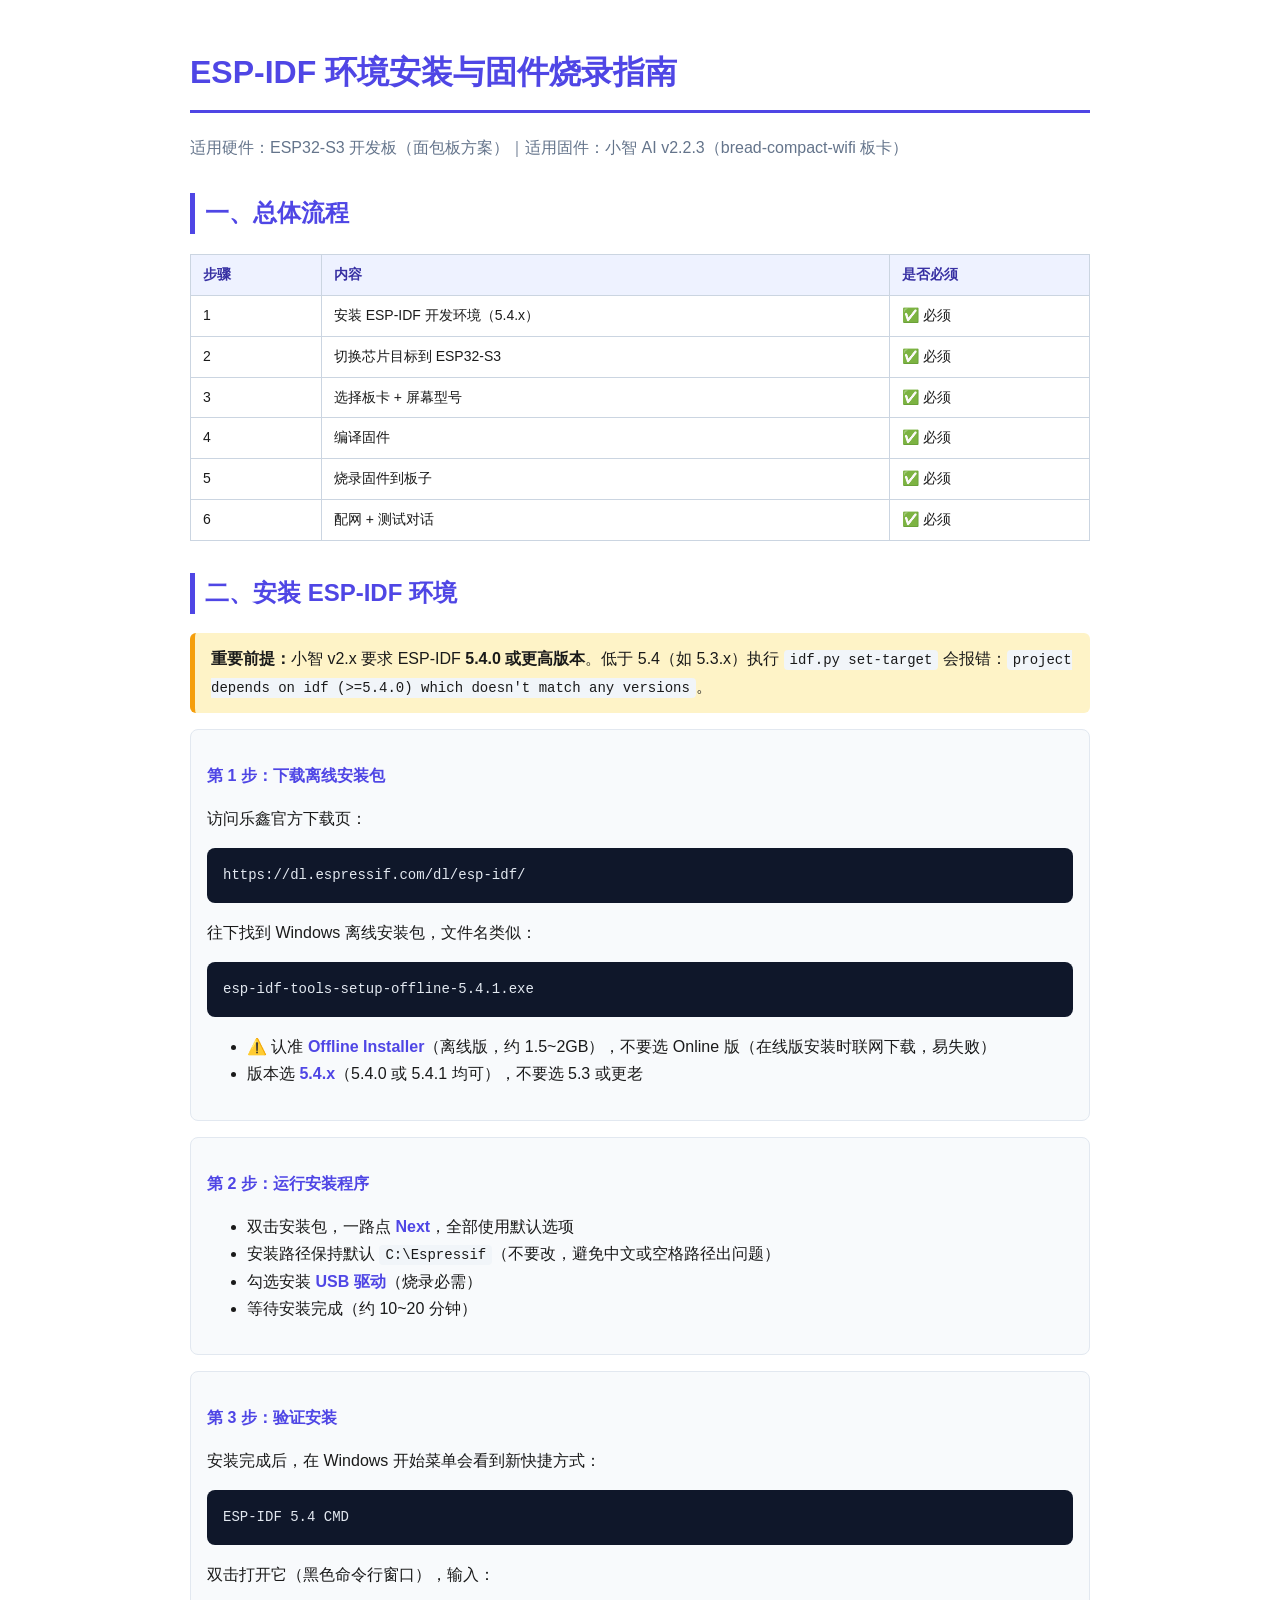
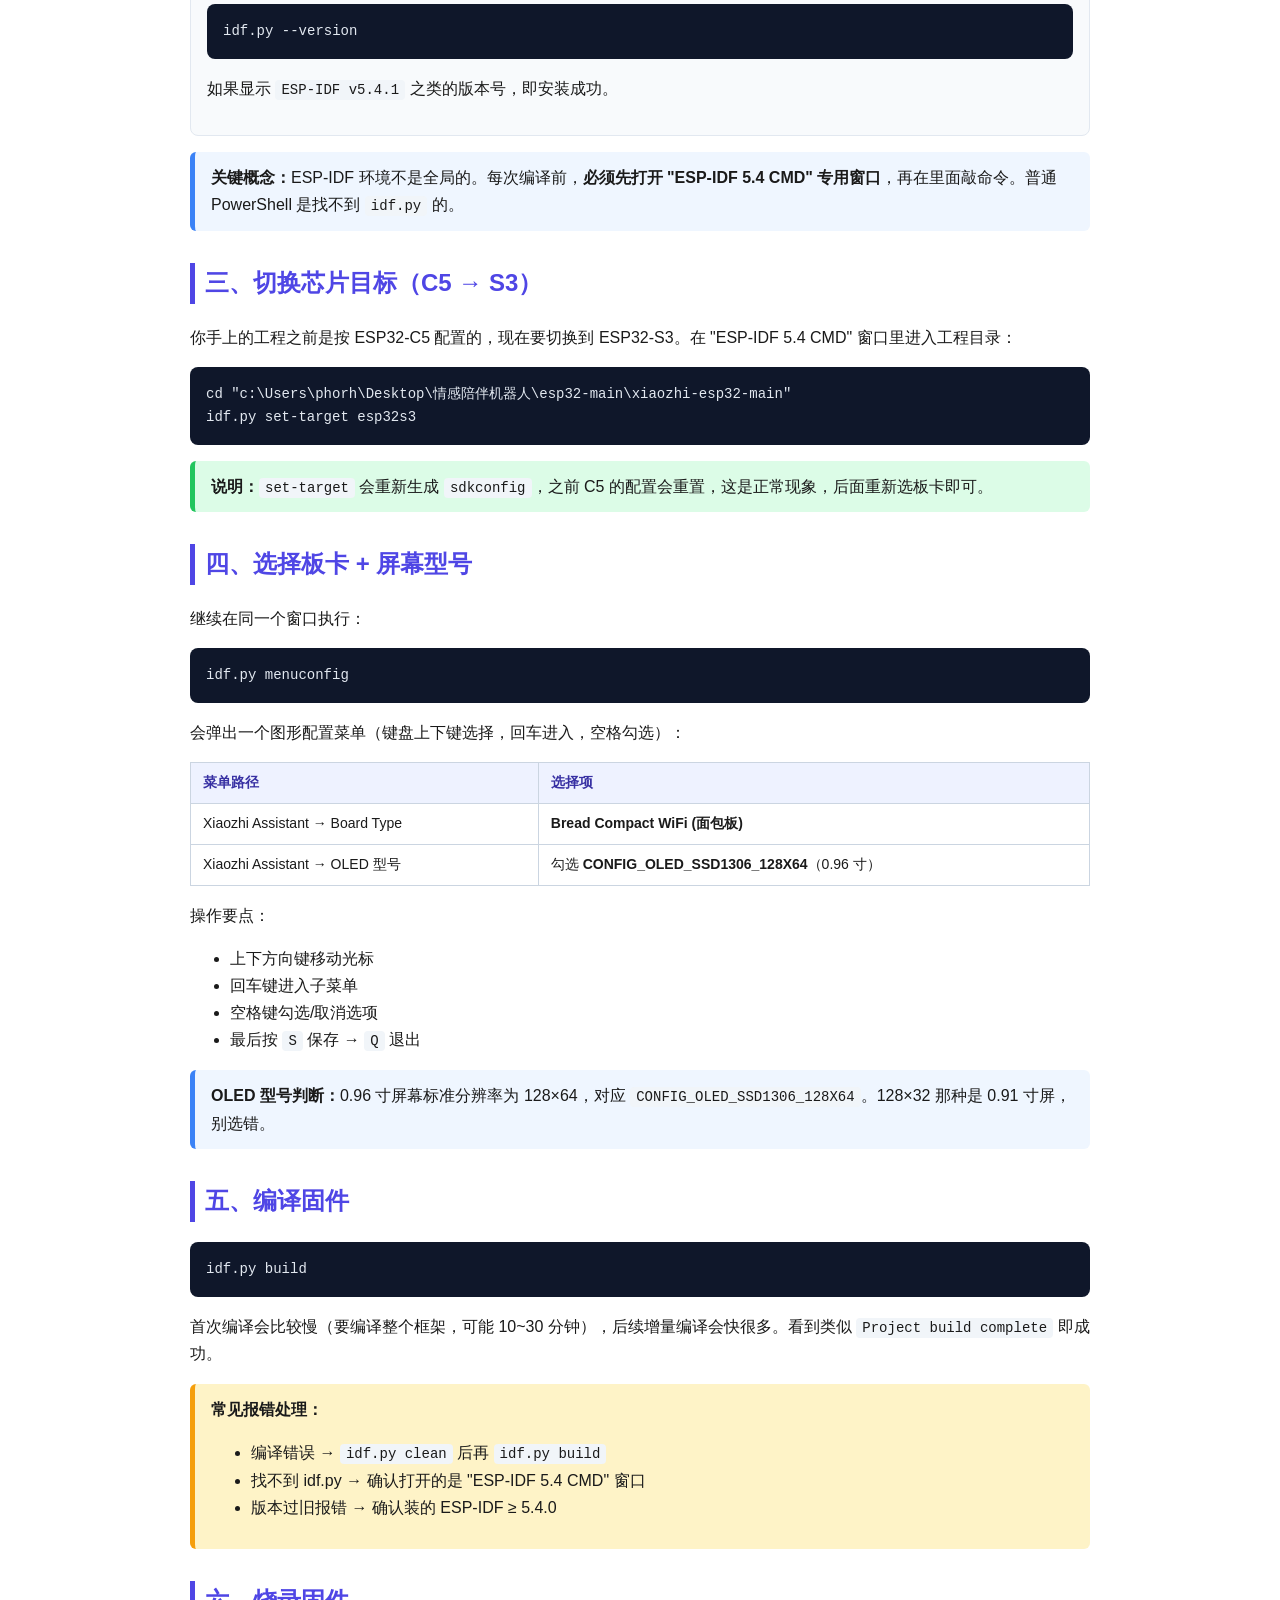
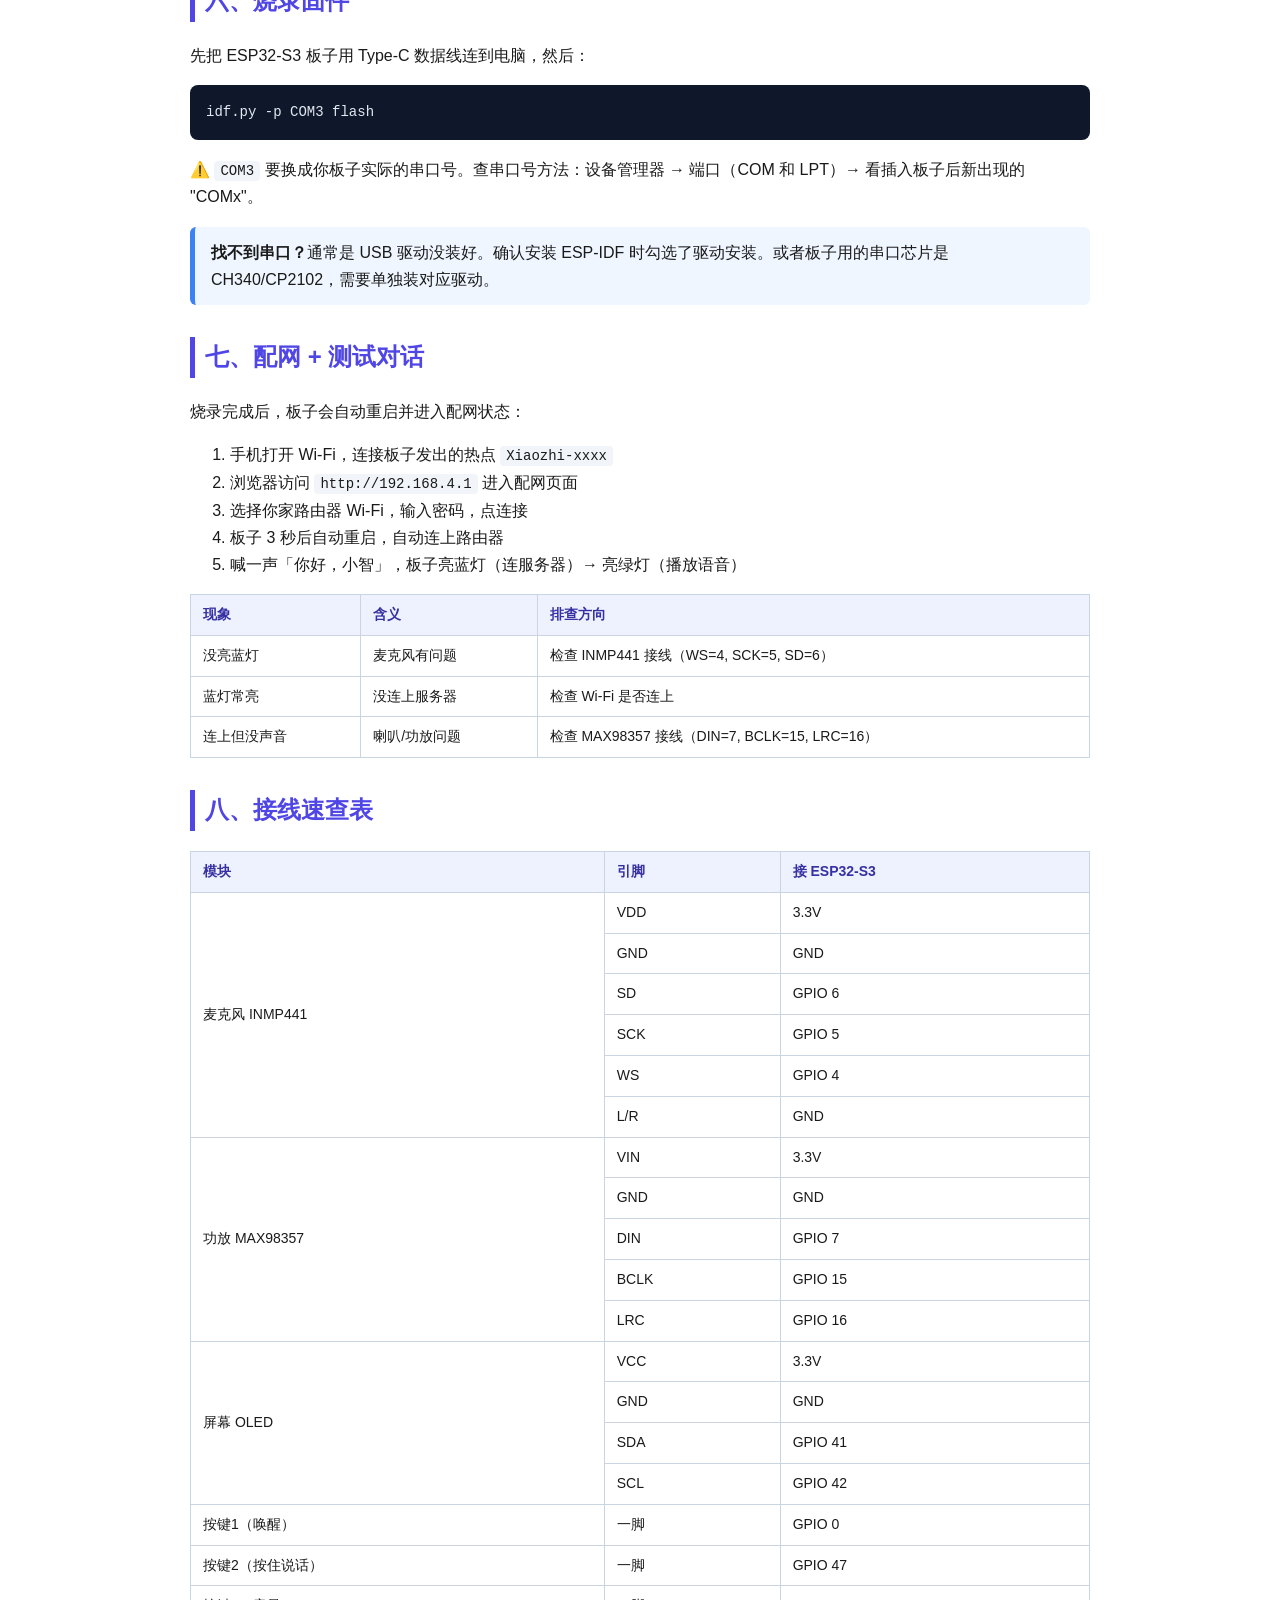
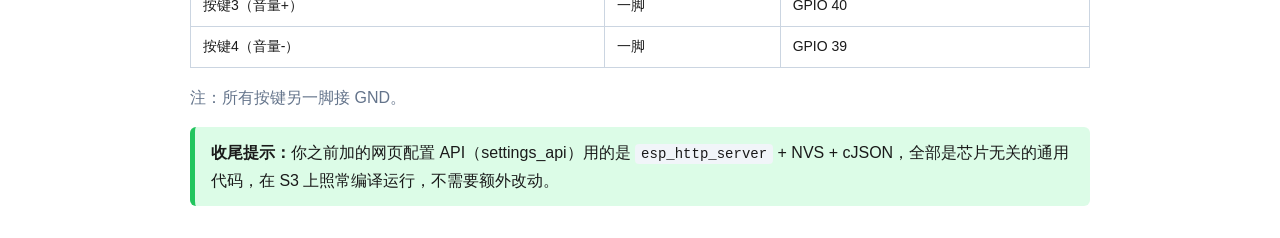
<file: docs/ESP-IDF安装与烧录指南.html>
<!DOCTYPE html>
<html lang="zh-CN">
<head>
<meta charset="UTF-8">
<meta name="viewport" content="width=device-width, initial-scale=1.0">
<title>ESP-IDF 环境安装与固件烧录指南（ESP32-S3 面包板版）</title>
<style>
body{font-family:"Microsoft YaHei","Segoe UI",sans-serif;max-width:900px;margin:0 auto;padding:24px;line-height:1.7;color:#1a1a1a;background:#fff}
h1{color:#4f46e5;border-bottom:3px solid #4f46e5;padding-bottom:10px}
h2{color:#4f46e5;margin-top:32px;border-left:5px solid #4f46e5;padding-left:10px}
h3{color:#334155;margin-top:24px}
code{background:#f1f5f9;padding:2px 6px;border-radius:4px;font-family:Consolas,monospace;font-size:14px}
pre{background:#0f172a;color:#e2e8f0;padding:16px;border-radius:8px;overflow-x:auto;font-family:Consolas,monospace;font-size:13px;line-height:1.6}
pre code{background:none;color:inherit;padding:0}
table{border-collapse:collapse;width:100%;margin:16px 0}
th,td{border:1px solid #cbd5e1;padding:8px 12px;text-align:left;font-size:14px}
th{background:#eef2ff;color:#3730a3}
.warn{background:#fef3c7;border-left:5px solid #f59e0b;padding:12px 16px;border-radius:6px;margin:16px 0}
.ok{background:#dcfce7;border-left:5px solid #22c55e;padding:12px 16px;border-radius:6px;margin:16px 0}
.step{background:#f8fafc;border:1px solid #e2e8f0;border-radius:8px;padding:16px;margin:16px 0}
.step b{color:#4f46e5}
.note{background:#eff6ff;border-left:5px solid #3b82f6;padding:12px 16px;border-radius:6px;margin:16px 0}
</style>
</head>
<body>

<h1>ESP-IDF 环境安装与固件烧录指南</h1>
<p style="color:#64748b">适用硬件：ESP32-S3 开发板（面包板方案）｜适用固件：小智 AI v2.2.3（bread-compact-wifi 板卡）</p>

<h2>一、总体流程</h2>
<table>
<tr><th>步骤</th><th>内容</th><th>是否必须</th></tr>
<tr><td>1</td><td>安装 ESP-IDF 开发环境（5.4.x）</td><td>✅ 必须</td></tr>
<tr><td>2</td><td>切换芯片目标到 ESP32-S3</td><td>✅ 必须</td></tr>
<tr><td>3</td><td>选择板卡 + 屏幕型号</td><td>✅ 必须</td></tr>
<tr><td>4</td><td>编译固件</td><td>✅ 必须</td></tr>
<tr><td>5</td><td>烧录固件到板子</td><td>✅ 必须</td></tr>
<tr><td>6</td><td>配网 + 测试对话</td><td>✅ 必须</td></tr>
</table>

<h2>二、安装 ESP-IDF 环境</h2>

<div class="warn"><b>重要前提：</b>小智 v2.x 要求 ESP-IDF <b>5.4.0 或更高版本</b>。低于 5.4（如 5.3.x）执行 <code>idf.py set-target</code> 会报错：<code>project depends on idf (>=5.4.0) which doesn't match any versions</code>。</div>

<div class="step">
<p><b>第 1 步：下载离线安装包</b></p>
<p>访问乐鑫官方下载页：</p>
<pre><code>https://dl.espressif.com/dl/esp-idf/</code></pre>
<p>往下找到 Windows 离线安装包，文件名类似：</p>
<pre><code>esp-idf-tools-setup-offline-5.4.1.exe</code></pre>
<ul>
<li>⚠️ 认准 <b>Offline Installer</b>（离线版，约 1.5~2GB），不要选 Online 版（在线版安装时联网下载，易失败）</li>
<li>版本选 <b>5.4.x</b>（5.4.0 或 5.4.1 均可），不要选 5.3 或更老</li>
</ul>
</div>

<div class="step">
<p><b>第 2 步：运行安装程序</b></p>
<ul>
<li>双击安装包，一路点 <b>Next</b>，全部使用默认选项</li>
<li>安装路径保持默认 <code>C:\Espressif</code>（不要改，避免中文或空格路径出问题）</li>
<li>勾选安装 <b>USB 驱动</b>（烧录必需）</li>
<li>等待安装完成（约 10~20 分钟）</li>
</ul>
</div>

<div class="step">
<p><b>第 3 步：验证安装</b></p>
<p>安装完成后，在 Windows 开始菜单会看到新快捷方式：</p>
<pre><code>ESP-IDF 5.4 CMD</code></pre>
<p>双击打开它（黑色命令行窗口），输入：</p>
<pre><code>idf.py --version</code></pre>
<p>如果显示 <code>ESP-IDF v5.4.1</code> 之类的版本号，即安装成功。</p>
</div>

<div class="note"><b>关键概念：</b>ESP-IDF 环境不是全局的。每次编译前，<b>必须先打开 "ESP-IDF 5.4 CMD" 专用窗口</b>，再在里面敲命令。普通 PowerShell 是找不到 <code>idf.py</code> 的。</div>

<h2>三、切换芯片目标（C5 → S3）</h2>
<p>你手上的工程之前是按 ESP32-C5 配置的，现在要切换到 ESP32-S3。在 "ESP-IDF 5.4 CMD" 窗口里进入工程目录：</p>
<pre><code>cd "c:\Users\phorh\Desktop\情感陪伴机器人\esp32-main\xiaozhi-esp32-main"
idf.py set-target esp32s3</code></pre>

<div class="ok"><b>说明：</b><code>set-target</code> 会重新生成 <code>sdkconfig</code>，之前 C5 的配置会重置，这是正常现象，后面重新选板卡即可。</div>

<h2>四、选择板卡 + 屏幕型号</h2>
<p>继续在同一个窗口执行：</p>
<pre><code>idf.py menuconfig</code></pre>
<p>会弹出一个图形配置菜单（键盘上下键选择，回车进入，空格勾选）：</p>
<table>
<tr><th>菜单路径</th><th>选择项</th></tr>
<tr><td>Xiaozhi Assistant → Board Type</td><td><b>Bread Compact WiFi (面包板)</b></td></tr>
<tr><td>Xiaozhi Assistant → OLED 型号</td><td>勾选 <b>CONFIG_OLED_SSD1306_128X64</b>（0.96 寸）</td></tr>
</table>
<p>操作要点：</p>
<ul>
<li>上下方向键移动光标</li>
<li>回车键进入子菜单</li>
<li>空格键勾选/取消选项</li>
<li>最后按 <code>S</code> 保存 → <code>Q</code> 退出</li>
</ul>

<div class="note"><b>OLED 型号判断：</b>0.96 寸屏幕标准分辨率为 128×64，对应 <code>CONFIG_OLED_SSD1306_128X64</code>。128×32 那种是 0.91 寸屏，别选错。</div>

<h2>五、编译固件</h2>
<pre><code>idf.py build</code></pre>
<p>首次编译会比较慢（要编译整个框架，可能 10~30 分钟），后续增量编译会快很多。看到类似 <code>Project build complete</code> 即成功。</p>

<div class="warn"><b>常见报错处理：</b>
<ul>
<li>编译错误 → <code>idf.py clean</code> 后再 <code>idf.py build</code></li>
<li>找不到 idf.py → 确认打开的是 "ESP-IDF 5.4 CMD" 窗口</li>
<li>版本过旧报错 → 确认装的 ESP-IDF ≥ 5.4.0</li>
</ul></div>

<h2>六、烧录固件</h2>
<p>先把 ESP32-S3 板子用 Type-C 数据线连到电脑，然后：</p>
<pre><code>idf.py -p COM3 flash</code></pre>
<p>⚠️ <code>COM3</code> 要换成你板子实际的串口号。查串口号方法：设备管理器 → 端口（COM 和 LPT）→ 看插入板子后新出现的 "COMx"。</p>

<div class="note"><b>找不到串口？</b>通常是 USB 驱动没装好。确认安装 ESP-IDF 时勾选了驱动安装。或者板子用的串口芯片是 CH340/CP2102，需要单独装对应驱动。</div>

<h2>七、配网 + 测试对话</h2>
<p>烧录完成后，板子会自动重启并进入配网状态：</p>
<ol>
<li>手机打开 Wi-Fi，连接板子发出的热点 <code>Xiaozhi-xxxx</code></li>
<li>浏览器访问 <code>http://192.168.4.1</code> 进入配网页面</li>
<li>选择你家路由器 Wi-Fi，输入密码，点连接</li>
<li>板子 3 秒后自动重启，自动连上路由器</li>
<li>喊一声「你好，小智」，板子亮蓝灯（连服务器）→ 亮绿灯（播放语音）</li>
</ol>

<table>
<tr><th>现象</th><th>含义</th><th>排查方向</th></tr>
<tr><td>没亮蓝灯</td><td>麦克风有问题</td><td>检查 INMP441 接线（WS=4, SCK=5, SD=6）</td></tr>
<tr><td>蓝灯常亮</td><td>没连上服务器</td><td>检查 Wi-Fi 是否连上</td></tr>
<tr><td>连上但没声音</td><td>喇叭/功放问题</td><td>检查 MAX98357 接线（DIN=7, BCLK=15, LRC=16）</td></tr>
</table>

<h2>八、接线速查表</h2>
<table>
<tr><th>模块</th><th>引脚</th><th>接 ESP32-S3</th></tr>
<tr><td rowspan="6">麦克风 INMP441</td><td>VDD</td><td>3.3V</td></tr>
<tr><td>GND</td><td>GND</td></tr>
<tr><td>SD</td><td>GPIO 6</td></tr>
<tr><td>SCK</td><td>GPIO 5</td></tr>
<tr><td>WS</td><td>GPIO 4</td></tr>
<tr><td>L/R</td><td>GND</td></tr>
<tr><td rowspan="5">功放 MAX98357</td><td>VIN</td><td>3.3V</td></tr>
<tr><td>GND</td><td>GND</td></tr>
<tr><td>DIN</td><td>GPIO 7</td></tr>
<tr><td>BCLK</td><td>GPIO 15</td></tr>
<tr><td>LRC</td><td>GPIO 16</td></tr>
<tr><td rowspan="4">屏幕 OLED</td><td>VCC</td><td>3.3V</td></tr>
<tr><td>GND</td><td>GND</td></tr>
<tr><td>SDA</td><td>GPIO 41</td></tr>
<tr><td>SCL</td><td>GPIO 42</td></tr>
<tr><td>按键1（唤醒）</td><td>一脚</td><td>GPIO 0</td></tr>
<tr><td>按键2（按住说话）</td><td>一脚</td><td>GPIO 47</td></tr>
<tr><td>按键3（音量+）</td><td>一脚</td><td>GPIO 40</td></tr>
<tr><td>按键4（音量-）</td><td>一脚</td><td>GPIO 39</td></tr>
</table>
<p style="color:#64748b">注：所有按键另一脚接 GND。</p>

<div class="ok"><b>收尾提示：</b>你之前加的网页配置 API（settings_api）用的是 <code>esp_http_server</code> + NVS + cJSON，全部是芯片无关的通用代码，在 S3 上照常编译运行，不需要额外改动。</div>

</body>
</html>
</file>
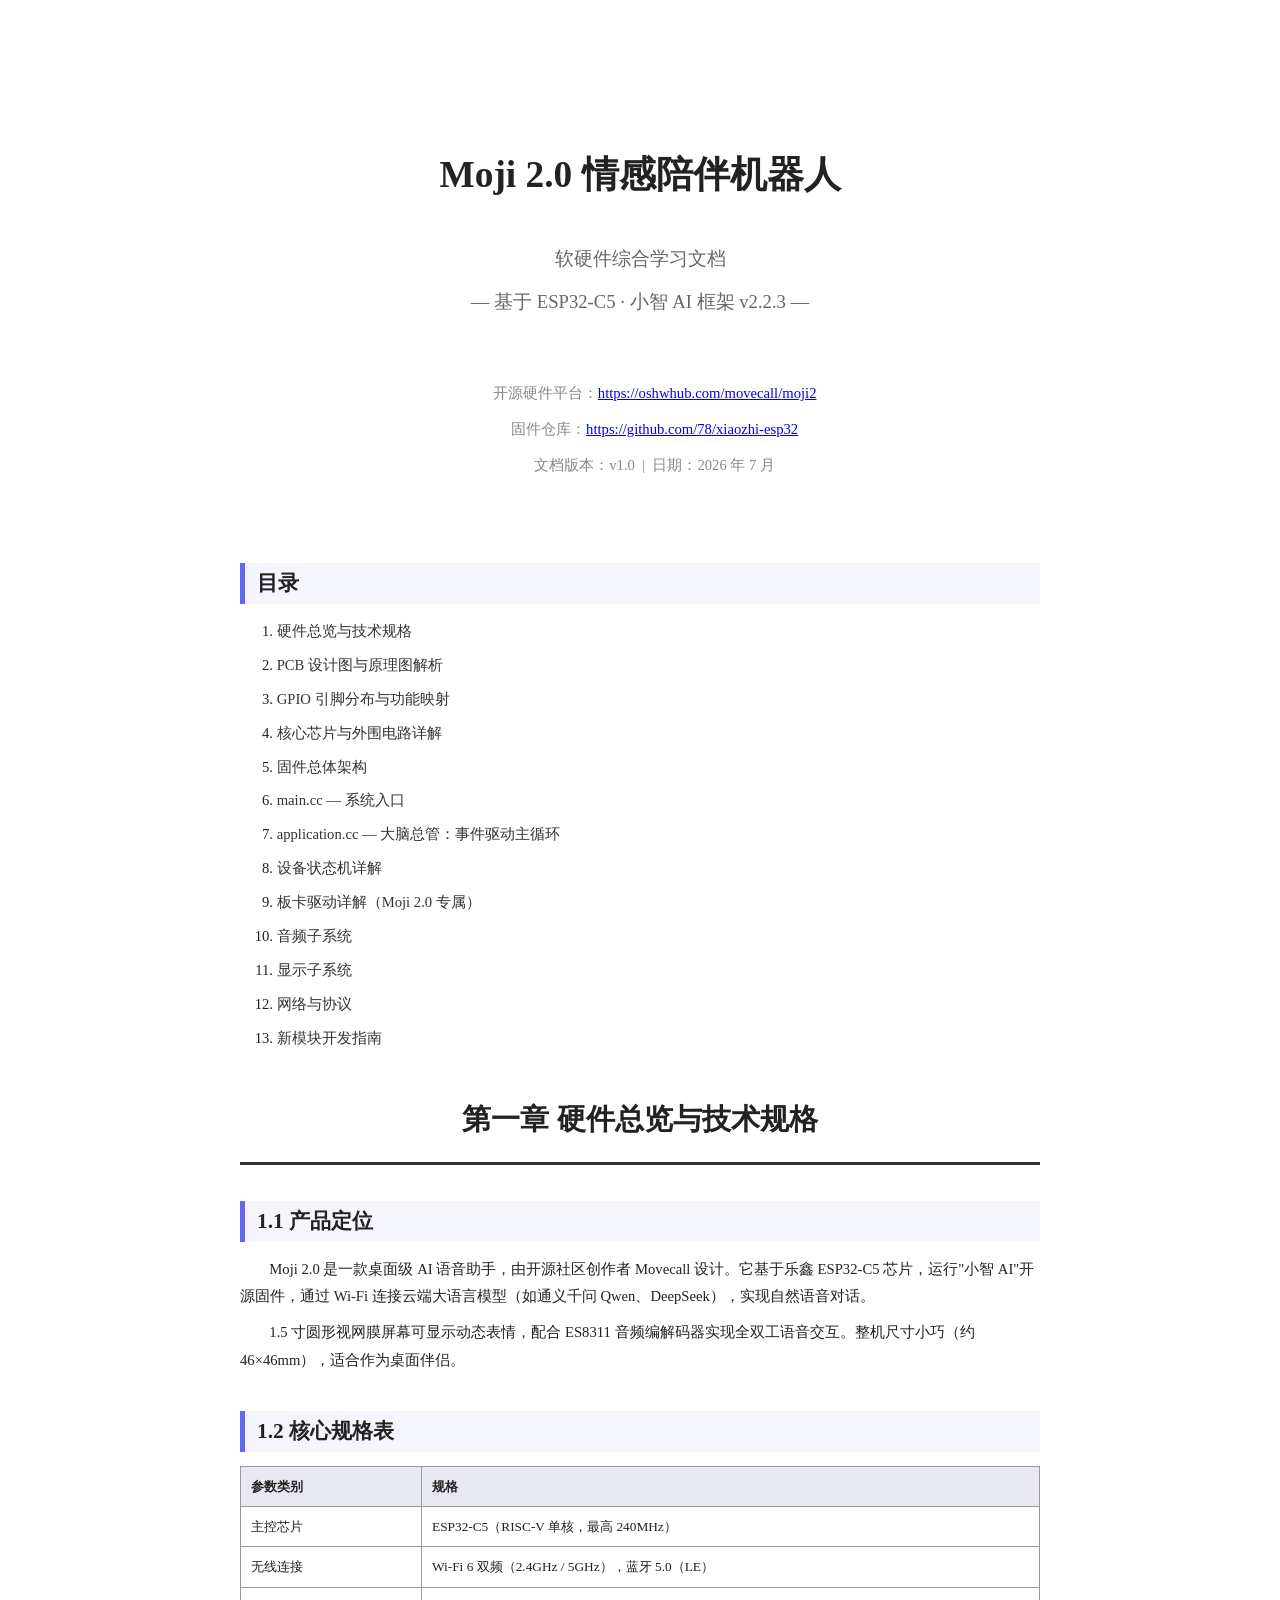
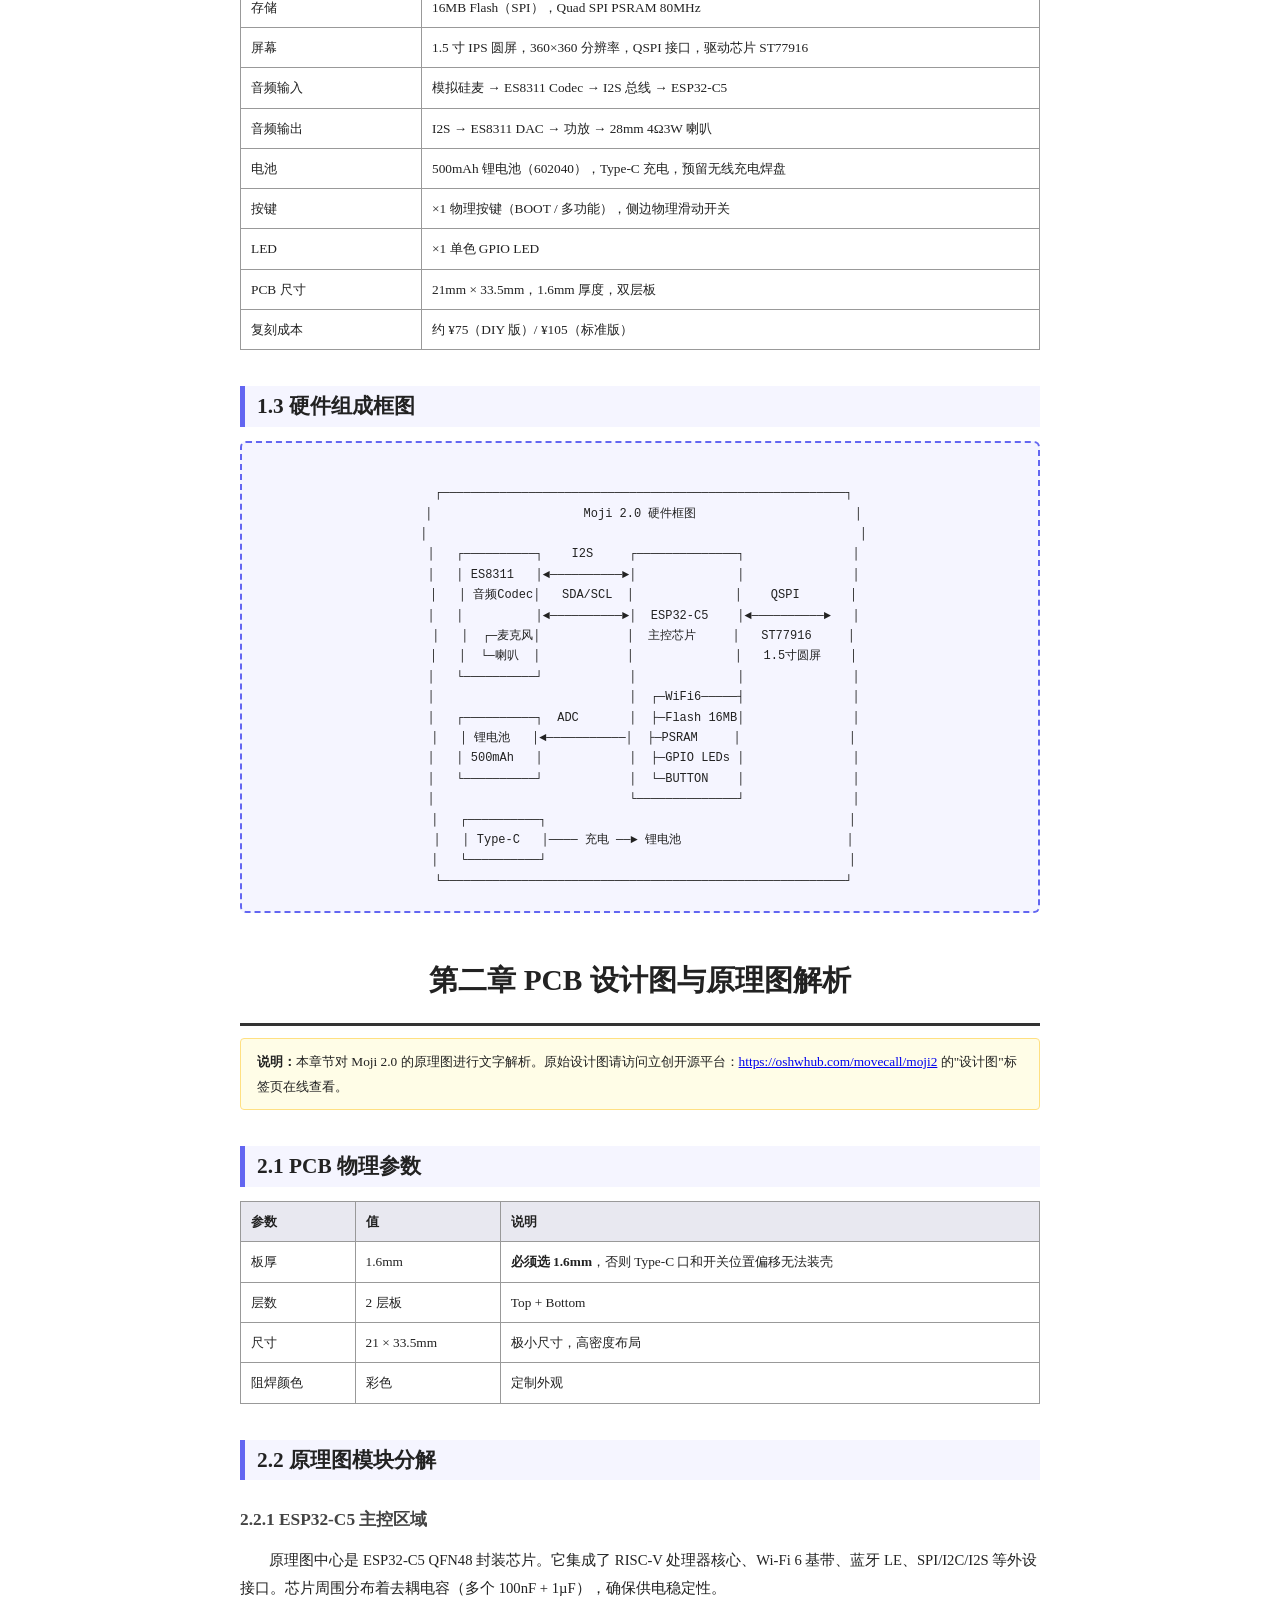
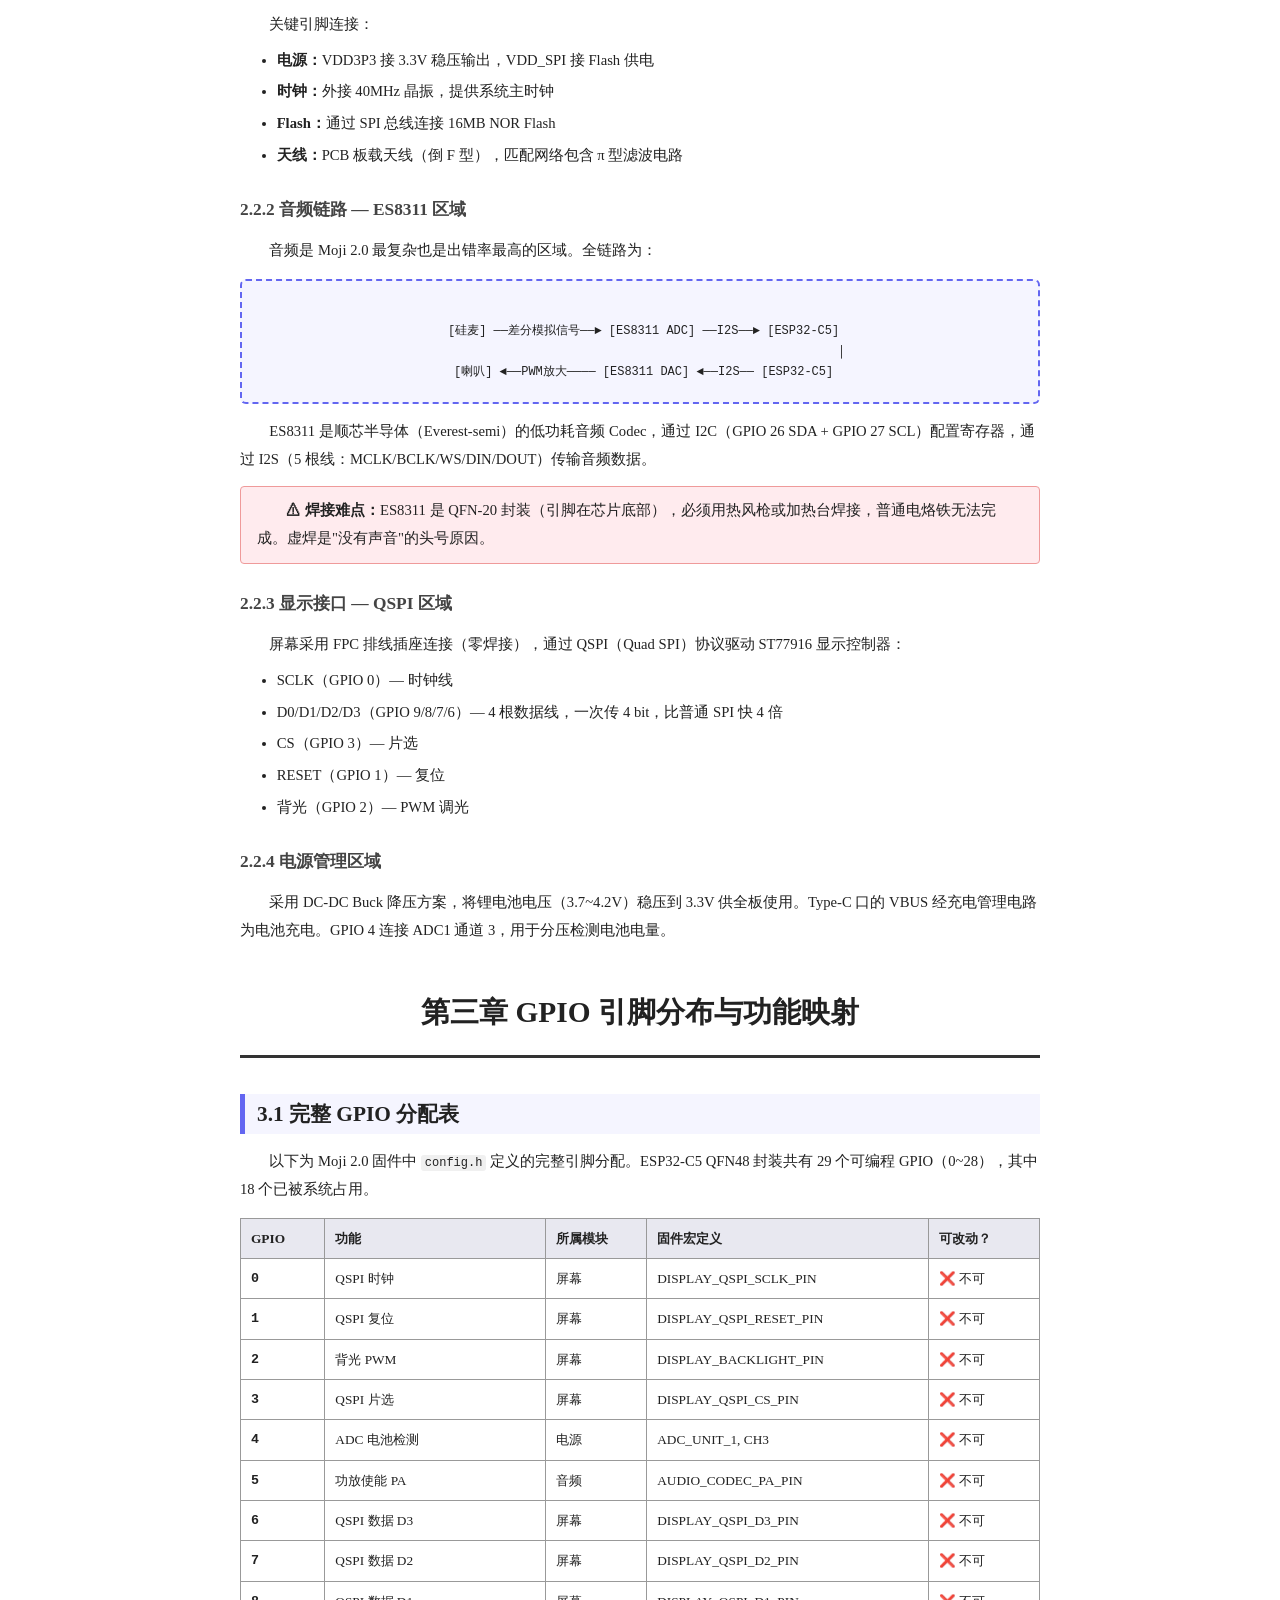
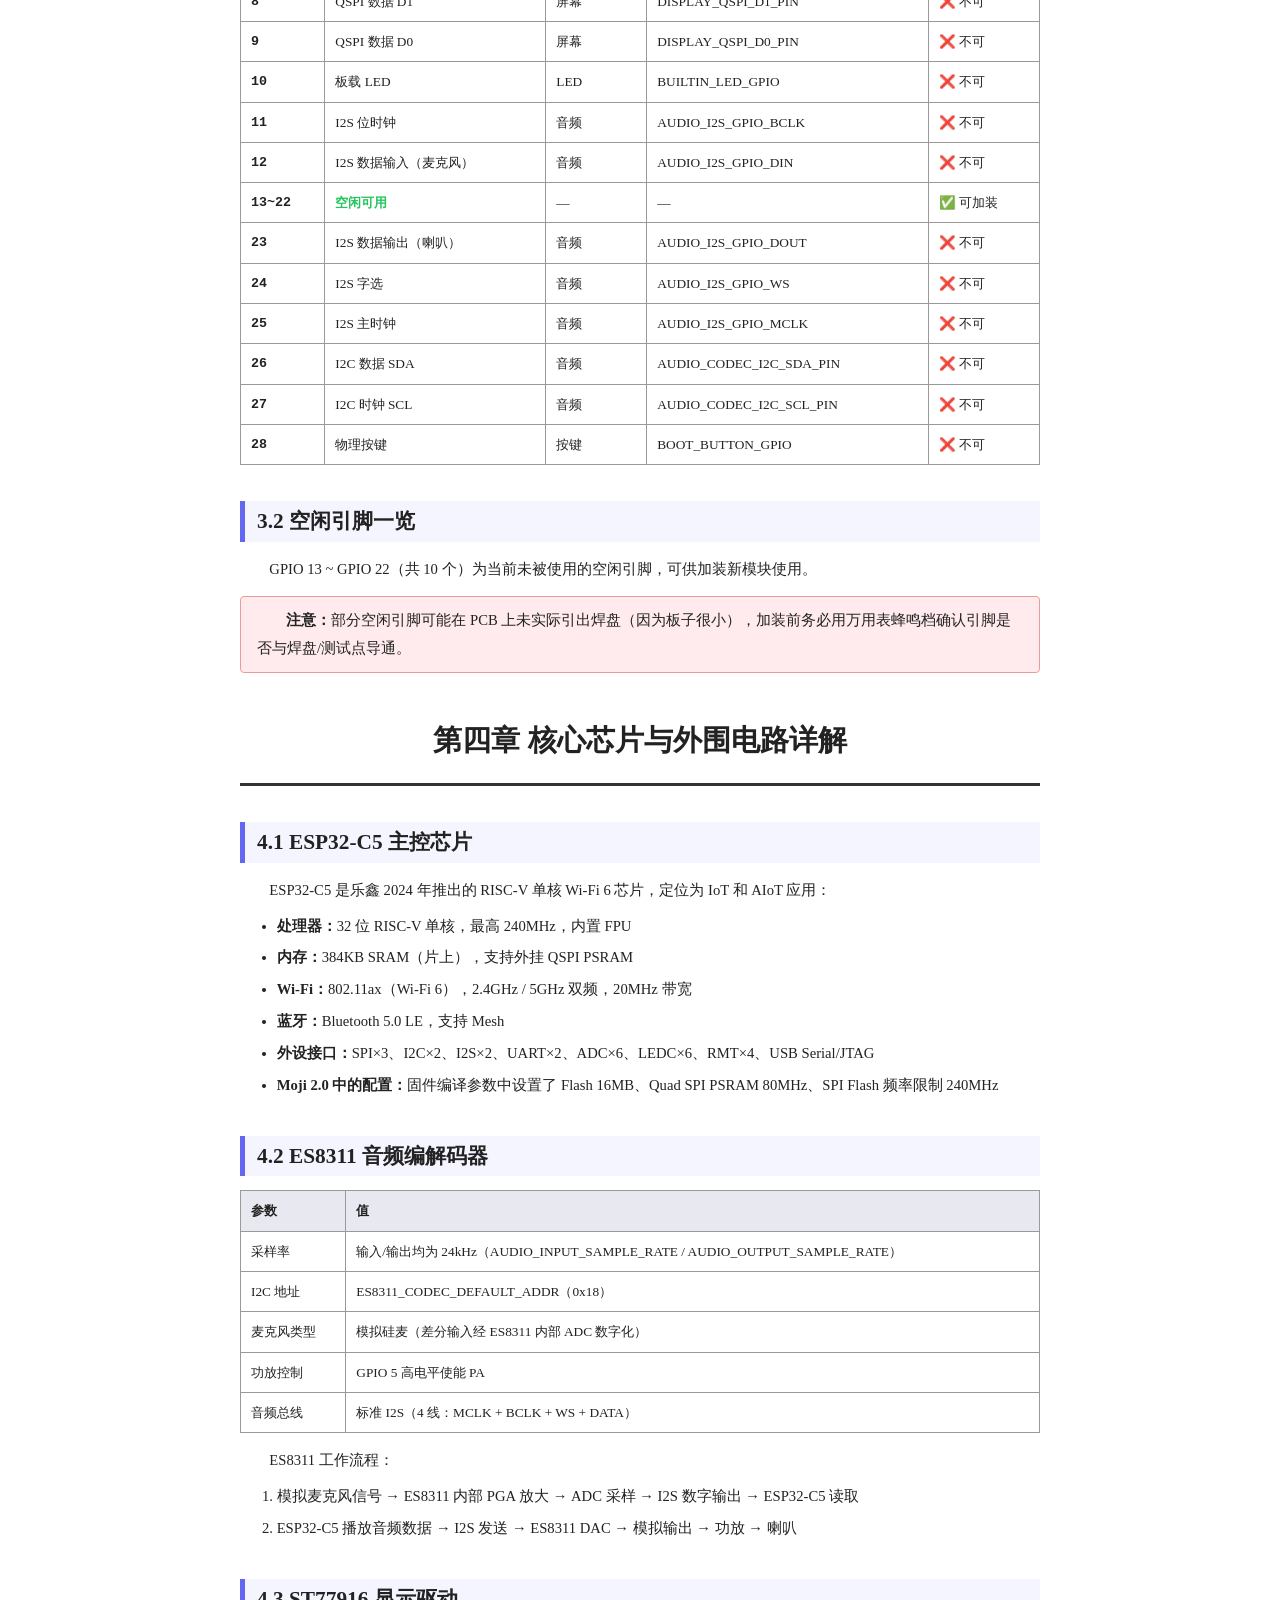
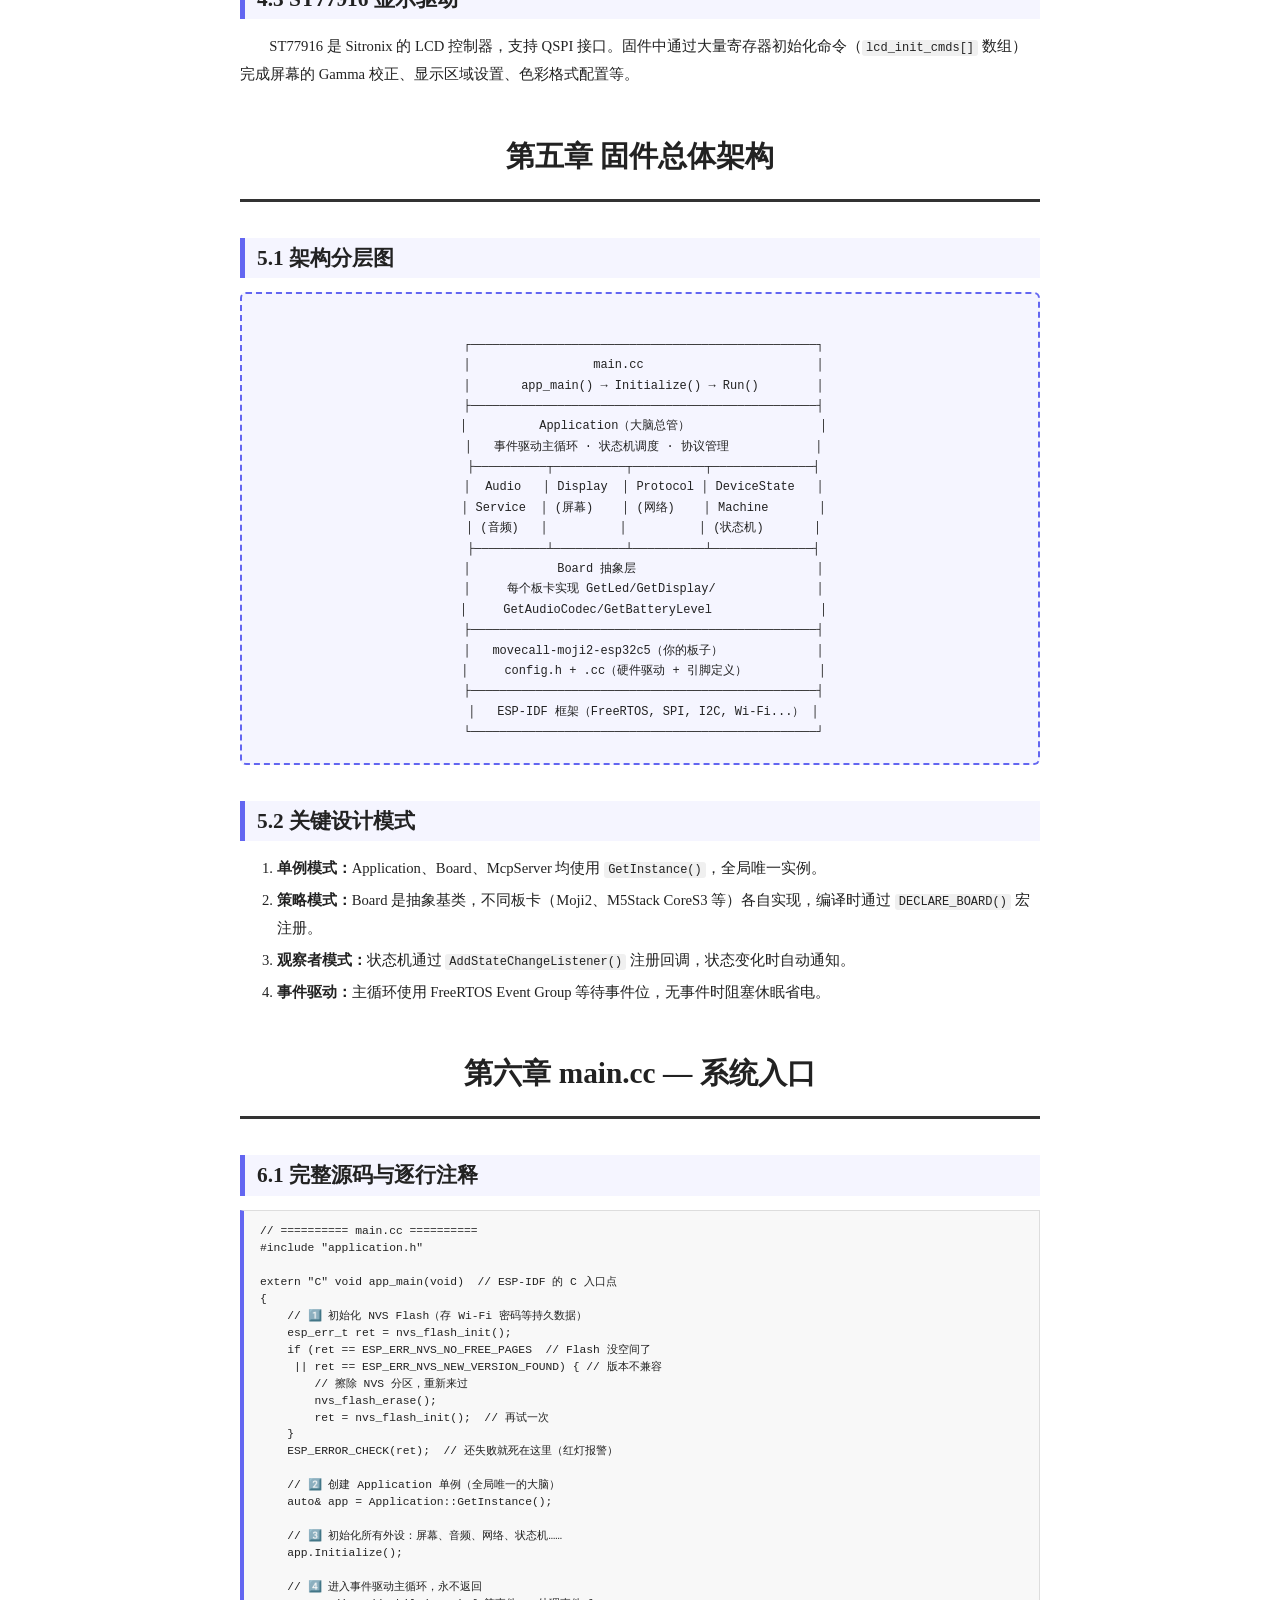
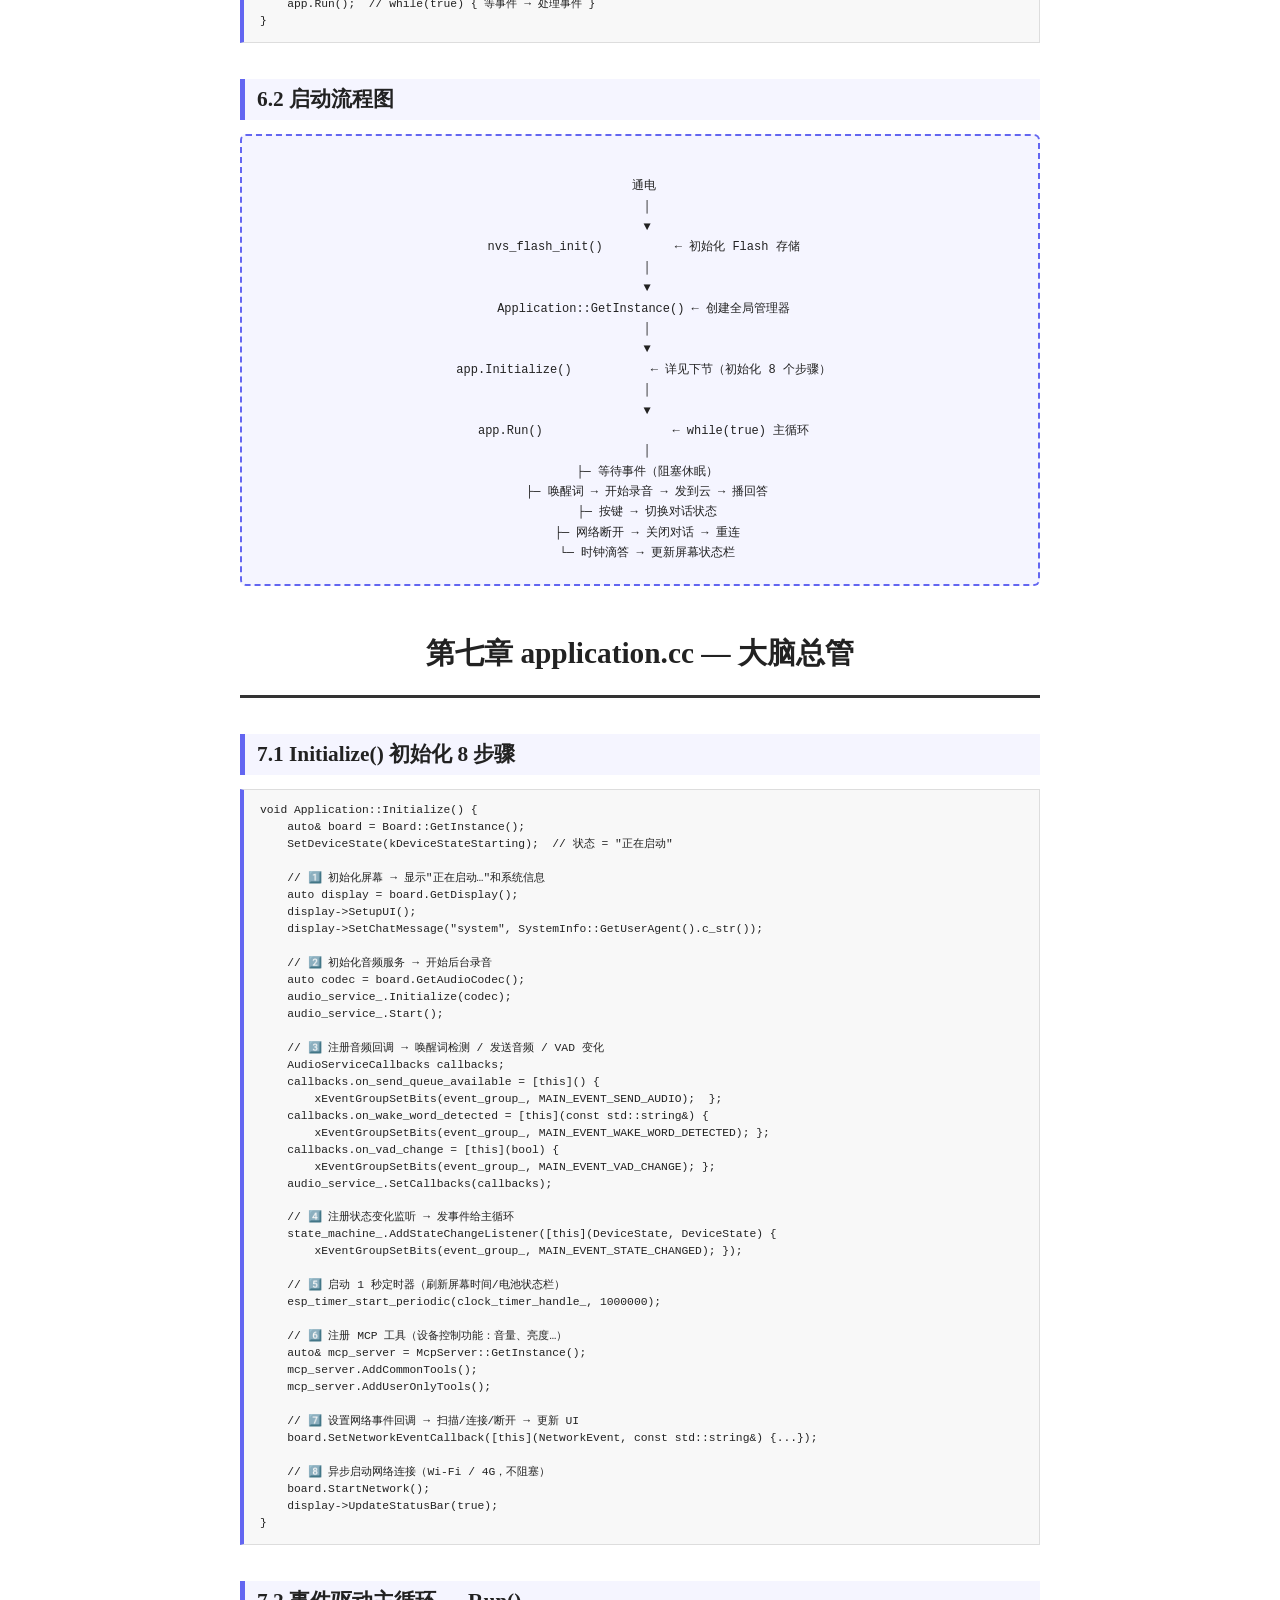
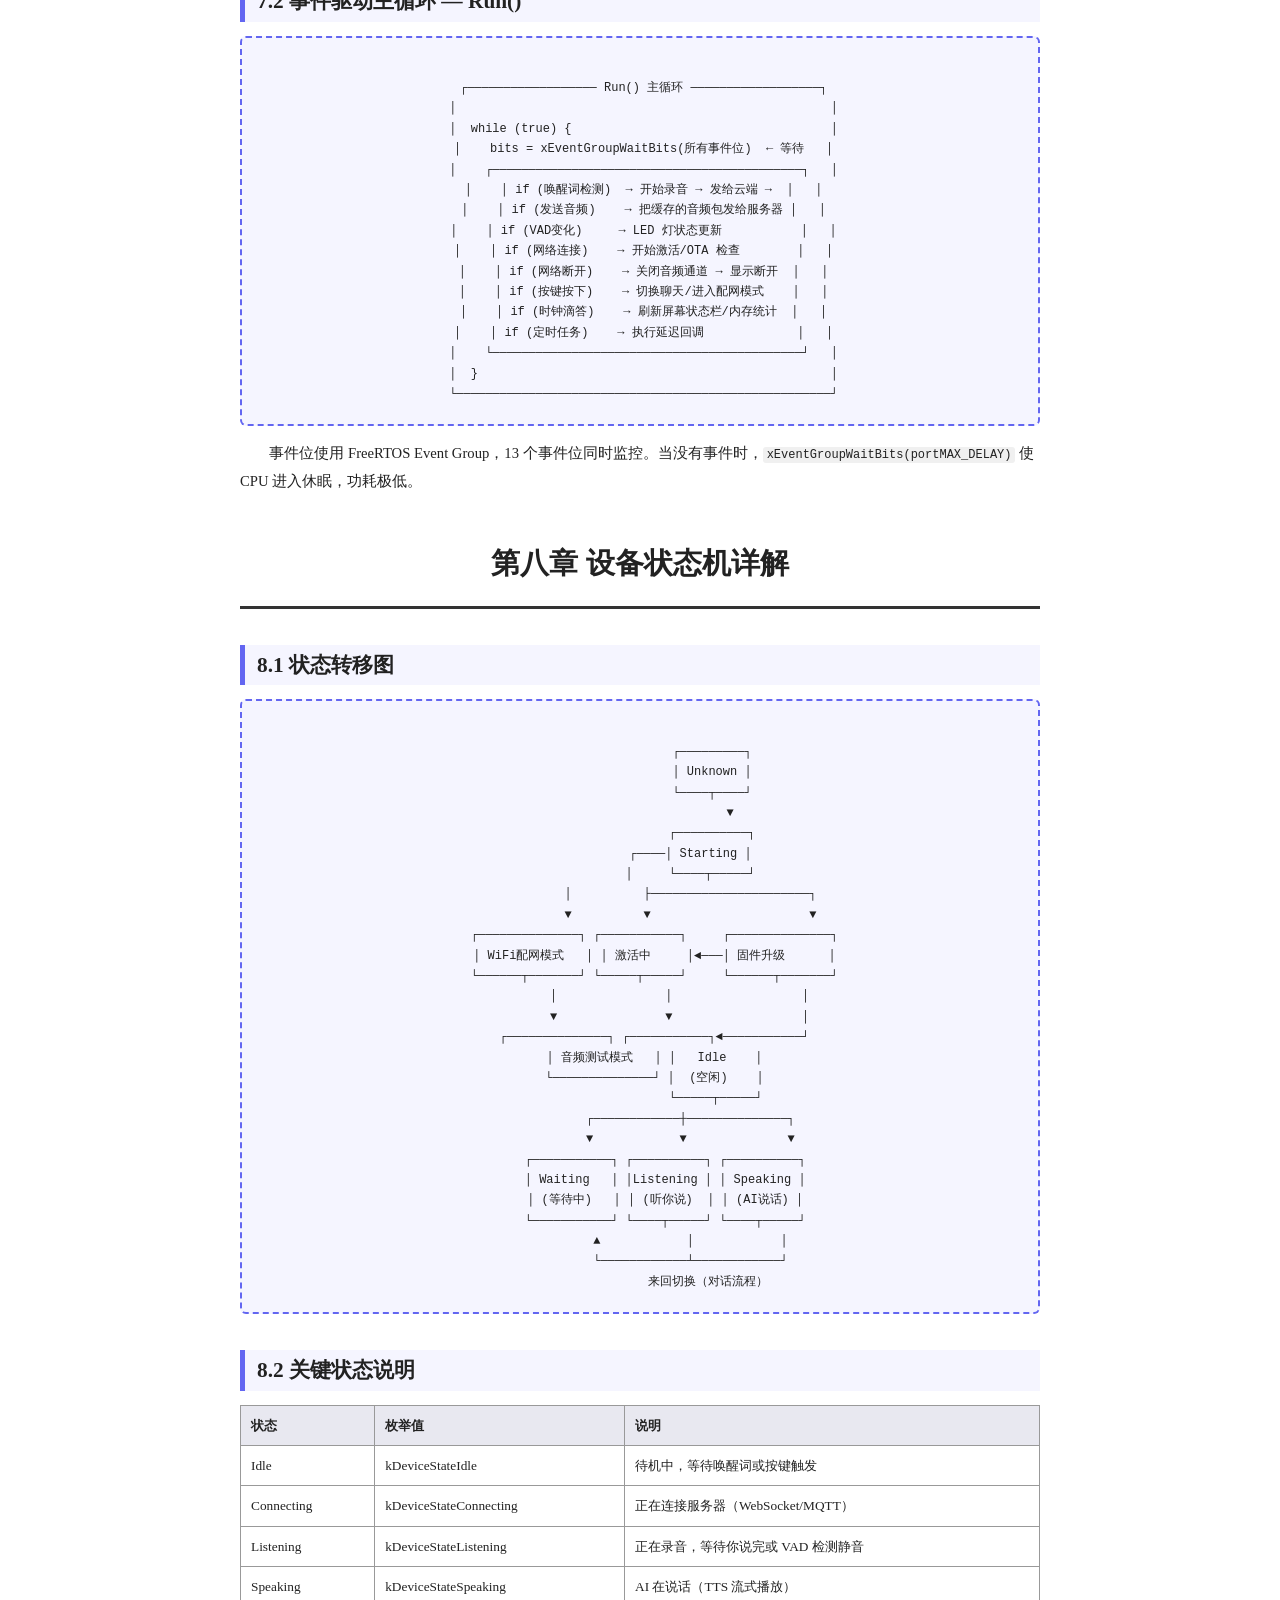
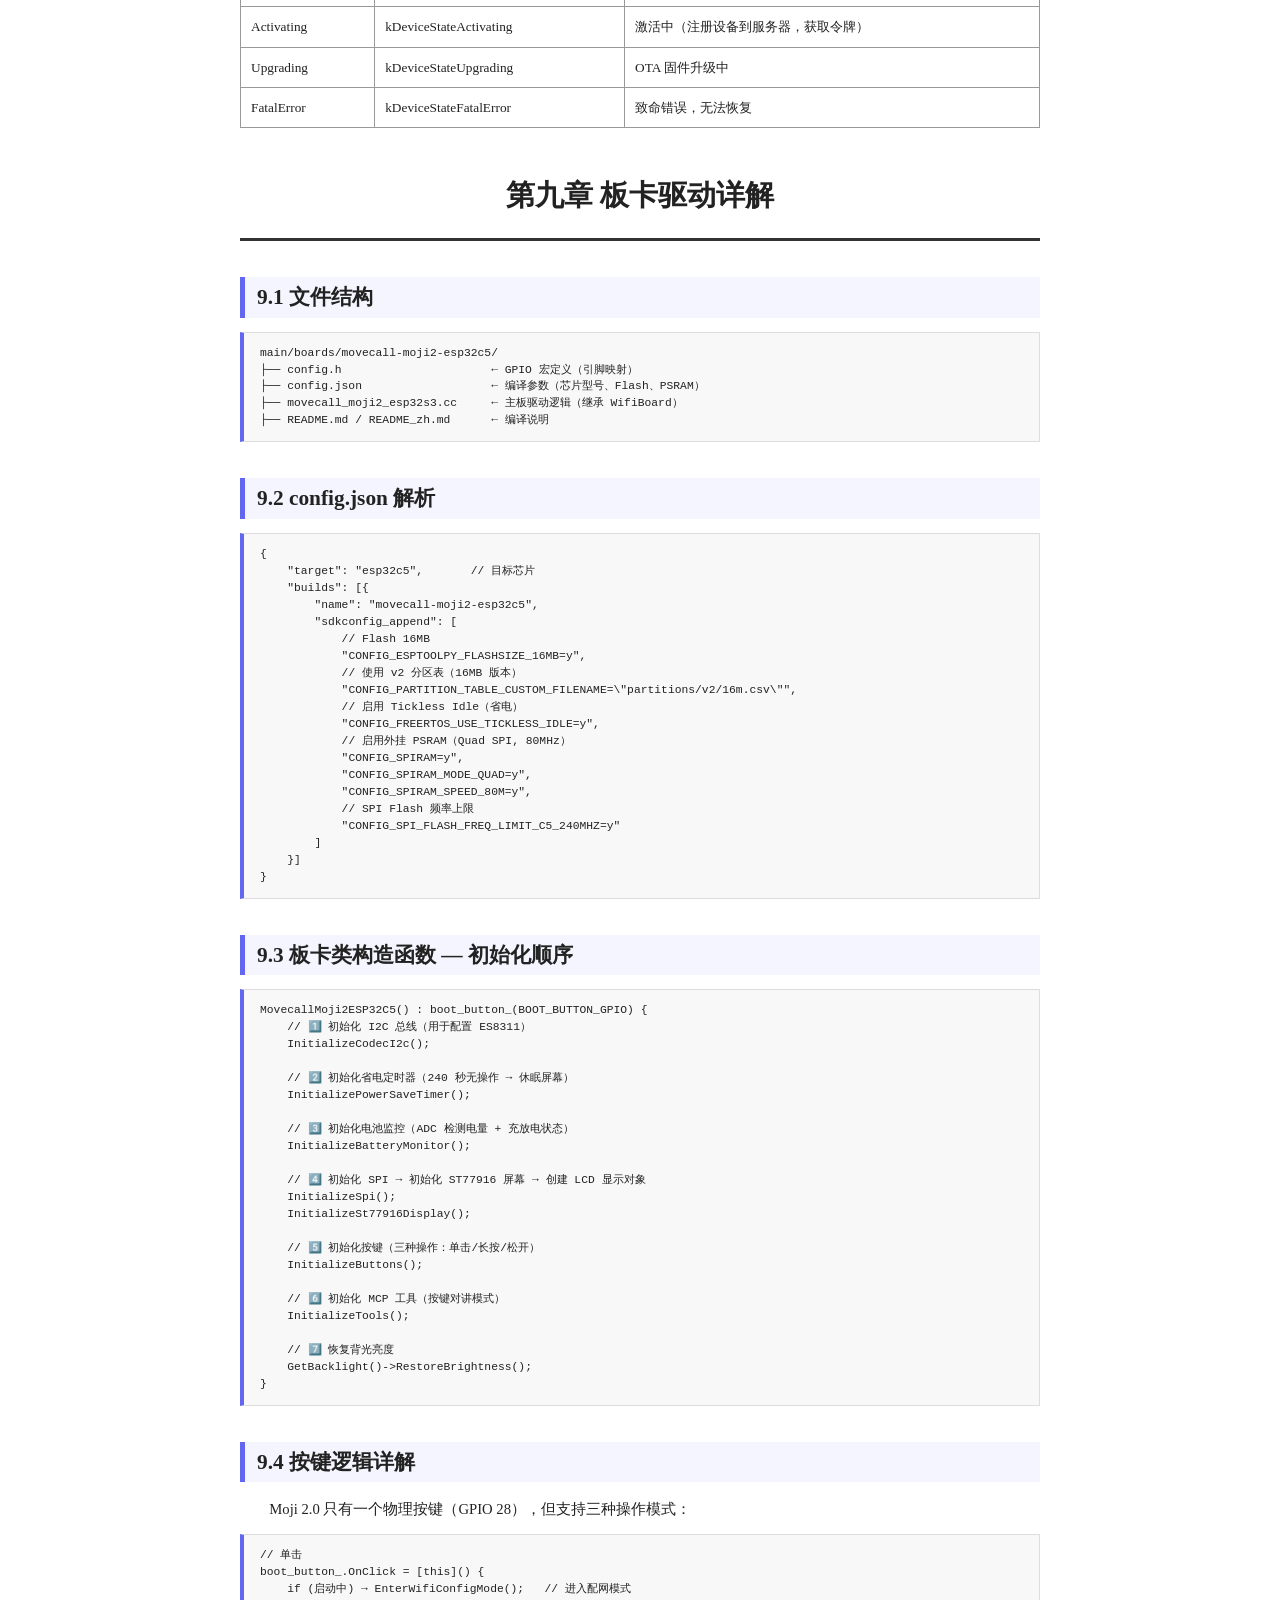
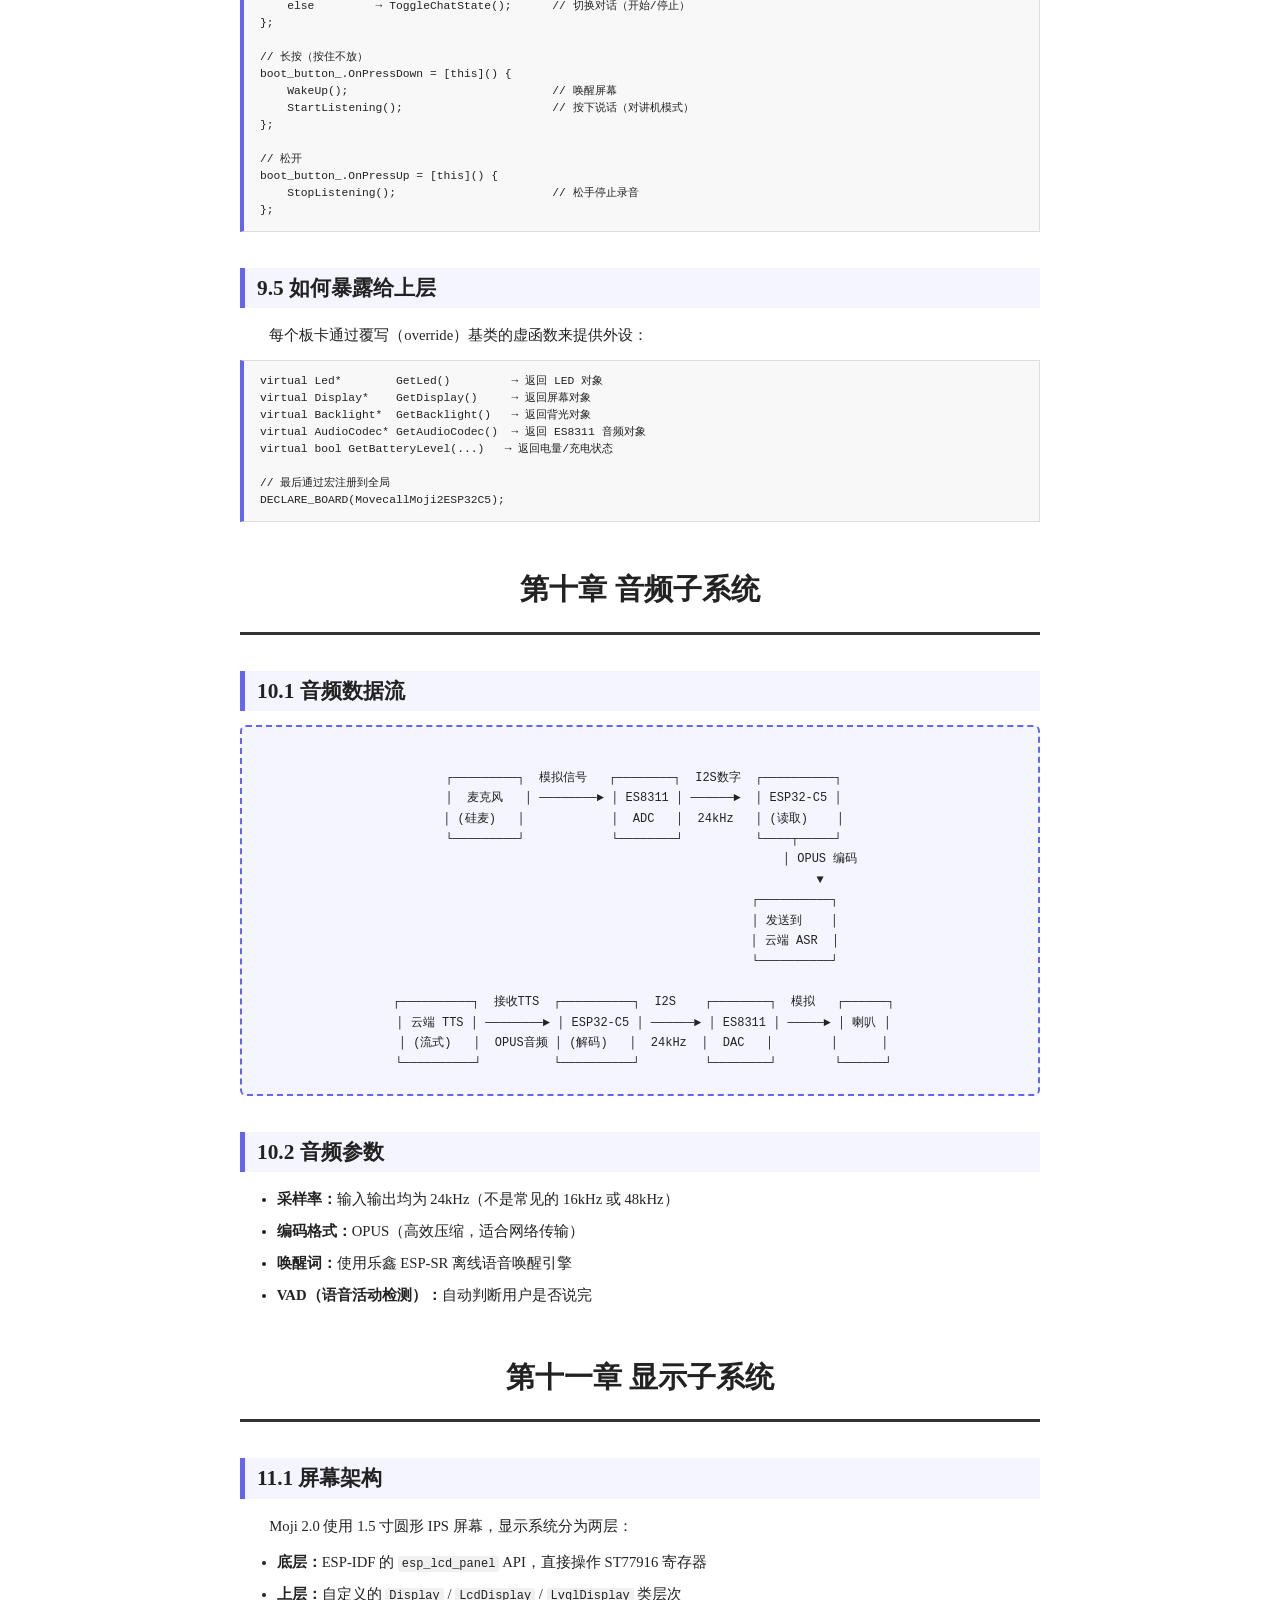
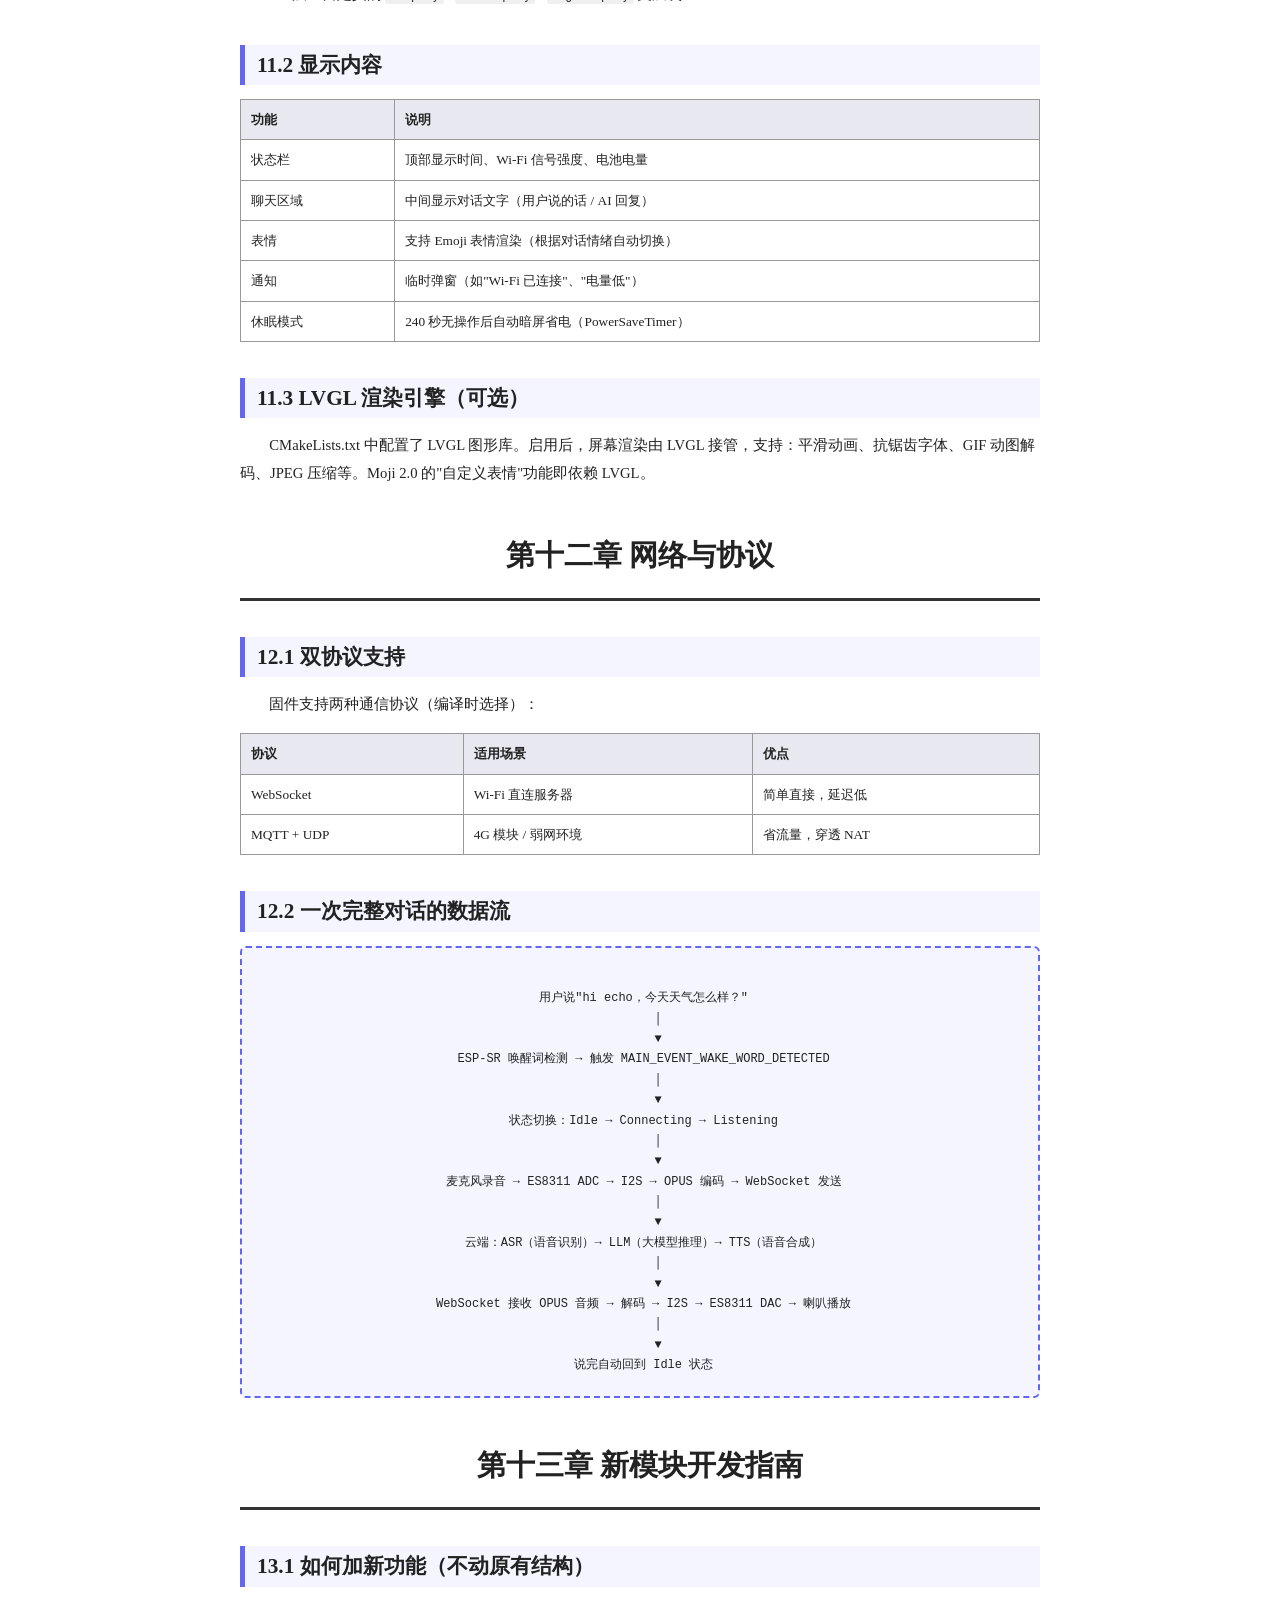
<file: docs/Moji2-学习文档.html>
<!DOCTYPE html>
<html lang="zh-CN">
<head>
<meta charset="UTF-8">
<title>Moji 2.0 情感陪伴机器人 — 软硬件学习文档</title>
<style>
@page { size: A4; margin: 2cm 2.5cm; }
body {
  font-family: "Microsoft YaHei", "SimSun", serif;
  font-size: 11pt; line-height: 1.9; color: #222; max-width: 800px; margin: 0 auto; padding: 20px;
}
h1 { text-align: center; font-size: 22pt; margin: 40px 0 10px; border-bottom: 3px solid #333; padding-bottom: 14px; }
h2 { font-size: 16pt; margin: 36px 0 14px; border-left: 5px solid #6366f1; padding-left: 12px; background: #f5f5ff; }
h3 { font-size: 13pt; margin: 24px 0 10px; color: #444; }
h4 { font-size: 11.5pt; margin: 16px 0 8px; }
p { margin: 8px 0; text-indent: 2em; }
p.noindent { text-indent: 0; }
table { border-collapse: collapse; width: 100%; margin: 14px 0; font-size: 10pt; }
th, td { border: 1px solid #999; padding: 7px 10px; text-align: left; }
th { background: #e8e8f0; font-weight: bold; }
code { background: #f0f0f0; padding: 1px 4px; border-radius: 3px; font-family: Consolas, "Courier New", monospace; font-size: 9pt; }
pre { background: #f8f8f8; border: 1px solid #ddd; border-left: 4px solid #6366f1; padding: 12px 16px; overflow-x: auto; font-family: Consolas, "Courier New", monospace; font-size: 8.5pt; line-height: 1.5; margin: 10px 0; white-space: pre-wrap; }
blockquote { border-left: 4px solid #ccc; margin: 12px 0; padding: 6px 16px; background: #fafafa; color: #555; }
ul, ol { margin: 8px 0; padding-left: 2.5em; }
li { margin: 4px 0; }
.note { background: #fffde7; border: 1px solid #ffe082; padding: 10px 16px; margin: 12px 0; border-radius: 4px; font-size: 10pt; }
.warn { background: #ffebee; border: 1px solid #ef9a9a; padding: 10px 16px; margin: 12px 0; border-radius: 4px; }
.cover { text-align: center; padding: 80px 0 40px; page-break-after: always; }
.cover h1 { font-size: 28pt; border: none; margin-bottom: 16px; }
.cover .sub { font-size: 14pt; color: #666; margin: 8px 0; }
.cover .meta { margin-top: 60px; font-size: 11pt; color: #888; }
.toc { page-break-after: always; }
.toc a { color: #333; text-decoration: none; }
.toc ul { list-style: none; padding-left: 1em; }
.toc li { margin: 6px 0; }
.diagram { background: #f5f5ff; border: 2px dashed #6366f1; padding: 20px; margin: 14px 0; text-align: center; font-family: Consolas, monospace; font-size: 9pt; line-height: 1.7; white-space: pre; border-radius: 6px; }
.pin-table td:first-child { font-weight: bold; font-family: Consolas, monospace; }
.page-break { page-break-after: always; }
.highlight { background: #fff9c4; padding: 1px 3px; }
</style>
</head>
<body>

<!-- ======================== 封面 ======================== -->
<div class="cover">
<h1>Moji 2.0 情感陪伴机器人</h1>
<div class="sub">软硬件综合学习文档</div>
<div class="sub">— 基于 ESP32-C5 · 小智 AI 框架 v2.2.3 —</div>
<div class="meta">
  <p>开源硬件平台：<a href="https://oshwhub.com/movecall/moji2">https://oshwhub.com/movecall/moji2</a></p>
  <p>固件仓库：<a href="https://github.com/78/xiaozhi-esp32">https://github.com/78/xiaozhi-esp32</a></p>
  <p>文档版本：v1.0 &nbsp;|&nbsp; 日期：2026 年 7 月</p>
</div>
</div>

<!-- ======================== 目录 ======================== -->
<div class="toc">
<h2>目录</h2>
<ol>
<li><a href="#ch1">硬件总览与技术规格</a></li>
<li><a href="#ch2">PCB 设计图与原理图解析</a></li>
<li><a href="#ch3">GPIO 引脚分布与功能映射</a></li>
<li><a href="#ch4">核心芯片与外围电路详解</a></li>
<li><a href="#ch5">固件总体架构</a></li>
<li><a href="#ch6">main.cc — 系统入口</a></li>
<li><a href="#ch7">application.cc — 大脑总管：事件驱动主循环</a></li>
<li><a href="#ch8">设备状态机详解</a></li>
<li><a href="#ch9">板卡驱动详解（Moji 2.0 专属）</a></li>
<li><a href="#ch10">音频子系统</a></li>
<li><a href="#ch11">显示子系统</a></li>
<li><a href="#ch12">网络与协议</a></li>
<li><a href="#ch13">新模块开发指南</a></li>
</ol>
</div>

<!-- ======================== 第1章 ======================== -->
<div class="page-break"></div>
<h1 id="ch1">第一章 硬件总览与技术规格</h1>

<h2>1.1 产品定位</h2>
<p>Moji 2.0 是一款桌面级 AI 语音助手，由开源社区创作者 Movecall 设计。它基于乐鑫 ESP32-C5 芯片，运行"小智 AI"开源固件，通过 Wi-Fi 连接云端大语言模型（如通义千问 Qwen、DeepSeek），实现自然语音对话。</p>
<p>1.5 寸圆形视网膜屏幕可显示动态表情，配合 ES8311 音频编解码器实现全双工语音交互。整机尺寸小巧（约 46×46mm），适合作为桌面伴侣。</p>

<h2>1.2 核心规格表</h2>
<table>
<tr><th style="width:160px">参数类别</th><th>规格</th></tr>
<tr><td>主控芯片</td><td>ESP32-C5（RISC-V 单核，最高 240MHz）</td></tr>
<tr><td>无线连接</td><td>Wi-Fi 6 双频（2.4GHz / 5GHz），蓝牙 5.0（LE）</td></tr>
<tr><td>存储</td><td>16MB Flash（SPI），Quad SPI PSRAM 80MHz</td></tr>
<tr><td>屏幕</td><td>1.5 寸 IPS 圆屏，360×360 分辨率，QSPI 接口，驱动芯片 ST77916</td></tr>
<tr><td>音频输入</td><td>模拟硅麦 → ES8311 Codec → I2S 总线 → ESP32-C5</td></tr>
<tr><td>音频输出</td><td>I2S → ES8311 DAC → 功放 → 28mm 4Ω3W 喇叭</td></tr>
<tr><td>电池</td><td>500mAh 锂电池（602040），Type-C 充电，预留无线充电焊盘</td></tr>
<tr><td>按键</td><td>×1 物理按键（BOOT / 多功能），侧边物理滑动开关</td></tr>
<tr><td>LED</td><td>×1 单色 GPIO LED</td></tr>
<tr><td>PCB 尺寸</td><td>21mm × 33.5mm，1.6mm 厚度，双层板</td></tr>
<tr><td>复刻成本</td><td>约 ¥75（DIY 版）/ ¥105（标准版）</td></tr>
</table>

<h2>1.3 硬件组成框图</h2>
<div class="diagram">
 ┌────────────────────────────────────────────────────────┐
 │                     Moji 2.0 硬件框图                      │
 │                                                            │
 │   ┌──────────┐    I2S     ┌──────────────┐               │
 │   │ ES8311   │◄──────────►│              │               │
 │   │ 音频Codec│   SDA/SCL  │              │    QSPI       │
 │   │          │◄──────────►│  ESP32-C5    │◄──────────►   │
 │   │  ┌─麦克风│            │  主控芯片     │   ST77916     │
 │   │  └─喇叭  │            │              │   1.5寸圆屏    │
 │   └──────────┘            │              │               │
 │                           │  ┌─WiFi6─────┤               │
 │   ┌──────────┐  ADC       │  ├─Flash 16MB│               │
 │   │ 锂电池   │◄───────────│  ├─PSRAM     │               │
 │   │ 500mAh   │            │  ├─GPIO LEDs │               │
 │   └──────────┘            │  └─BUTTON    │               │
 │                           └──────────────┘               │
 │   ┌──────────┐                                          │
 │   │ Type-C   │──── 充电 ──► 锂电池                       │
 │   └──────────┘                                          │
 └────────────────────────────────────────────────────────┘
</div>

<!-- ======================== 第2章 ======================== -->
<div class="page-break"></div>
<h1 id="ch2">第二章 PCB 设计图与原理图解析</h1>

<div class="note">
<strong>说明：</strong>本章节对 Moji 2.0 的原理图进行文字解析。原始设计图请访问立创开源平台：<a href="https://oshwhub.com/movecall/moji2">https://oshwhub.com/movecall/moji2</a> 的"设计图"标签页在线查看。
</div>

<h2>2.1 PCB 物理参数</h2>
<table>
<tr><th>参数</th><th>值</th><th>说明</th></tr>
<tr><td>板厚</td><td>1.6mm</td><td><strong>必须选 1.6mm</strong>，否则 Type-C 口和开关位置偏移无法装壳</td></tr>
<tr><td>层数</td><td>2 层板</td><td>Top + Bottom</td></tr>
<tr><td>尺寸</td><td>21 × 33.5mm</td><td>极小尺寸，高密度布局</td></tr>
<tr><td>阻焊颜色</td><td>彩色</td><td>定制外观</td></tr>
</table>

<h2>2.2 原理图模块分解</h2>

<h3>2.2.1 ESP32-C5 主控区域</h3>
<p>原理图中心是 ESP32-C5 QFN48 封装芯片。它集成了 RISC-V 处理器核心、Wi-Fi 6 基带、蓝牙 LE、SPI/I2C/I2S 等外设接口。芯片周围分布着去耦电容（多个 100nF + 1µF），确保供电稳定性。</p>
<p>关键引脚连接：</p>
<ul>
<li><strong>电源：</strong>VDD3P3 接 3.3V 稳压输出，VDD_SPI 接 Flash 供电</li>
<li><strong>时钟：</strong>外接 40MHz 晶振，提供系统主时钟</li>
<li><strong>Flash：</strong>通过 SPI 总线连接 16MB NOR Flash</li>
<li><strong>天线：</strong>PCB 板载天线（倒 F 型），匹配网络包含 π 型滤波电路</li>
</ul>

<h3>2.2.2 音频链路 — ES8311 区域</h3>
<p>音频是 Moji 2.0 最复杂也是出错率最高的区域。全链路为：</p>
<div class="diagram">
 [硅麦] ──差分模拟信号──► [ES8311 ADC] ──I2S──► [ESP32-C5]
                                                        │
 [喇叭] ◄──PWM放大──── [ES8311 DAC] ◄──I2S── [ESP32-C5]
</div>
<p>ES8311 是顺芯半导体（Everest-semi）的低功耗音频 Codec，通过 I2C（GPIO 26 SDA + GPIO 27 SCL）配置寄存器，通过 I2S（5 根线：MCLK/BCLK/WS/DIN/DOUT）传输音频数据。</p>
<p class="warn"><strong>⚠ 焊接难点：</strong>ES8311 是 QFN-20 封装（引脚在芯片底部），必须用热风枪或加热台焊接，普通电烙铁无法完成。虚焊是"没有声音"的头号原因。</p>

<h3>2.2.3 显示接口 — QSPI 区域</h3>
<p>屏幕采用 FPC 排线插座连接（零焊接），通过 QSPI（Quad SPI）协议驱动 ST77916 显示控制器：</p>
<ul>
<li>SCLK（GPIO 0）— 时钟线</li>
<li>D0/D1/D2/D3（GPIO 9/8/7/6）— 4 根数据线，一次传 4 bit，比普通 SPI 快 4 倍</li>
<li>CS（GPIO 3）— 片选</li>
<li>RESET（GPIO 1）— 复位</li>
<li>背光（GPIO 2）— PWM 调光</li>
</ul>

<h3>2.2.4 电源管理区域</h3>
<p>采用 DC-DC Buck 降压方案，将锂电池电压（3.7~4.2V）稳压到 3.3V 供全板使用。Type-C 口的 VBUS 经充电管理电路为电池充电。GPIO 4 连接 ADC1 通道 3，用于分压检测电池电量。</p>

<div class="page-break"></div>
<h1 id="ch3">第三章 GPIO 引脚分布与功能映射</h1>

<h2>3.1 完整 GPIO 分配表</h2>
<p>以下为 Moji 2.0 固件中 <code>config.h</code> 定义的完整引脚分配。ESP32-C5 QFN48 封装共有 29 个可编程 GPIO（0~28），其中 18 个已被系统占用。</p>

<table class="pin-table">
<tr><th>GPIO</th><th>功能</th><th>所属模块</th><th>固件宏定义</th><th>可改动？</th></tr>
<tr><td>0</td><td>QSPI 时钟</td><td>屏幕</td><td>DISPLAY_QSPI_SCLK_PIN</td><td>❌ 不可</td></tr>
<tr><td>1</td><td>QSPI 复位</td><td>屏幕</td><td>DISPLAY_QSPI_RESET_PIN</td><td>❌ 不可</td></tr>
<tr><td>2</td><td>背光 PWM</td><td>屏幕</td><td>DISPLAY_BACKLIGHT_PIN</td><td>❌ 不可</td></tr>
<tr><td>3</td><td>QSPI 片选</td><td>屏幕</td><td>DISPLAY_QSPI_CS_PIN</td><td>❌ 不可</td></tr>
<tr><td>4</td><td>ADC 电池检测</td><td>电源</td><td>ADC_UNIT_1, CH3</td><td>❌ 不可</td></tr>
<tr><td>5</td><td>功放使能 PA</td><td>音频</td><td>AUDIO_CODEC_PA_PIN</td><td>❌ 不可</td></tr>
<tr><td>6</td><td>QSPI 数据 D3</td><td>屏幕</td><td>DISPLAY_QSPI_D3_PIN</td><td>❌ 不可</td></tr>
<tr><td>7</td><td>QSPI 数据 D2</td><td>屏幕</td><td>DISPLAY_QSPI_D2_PIN</td><td>❌ 不可</td></tr>
<tr><td>8</td><td>QSPI 数据 D1</td><td>屏幕</td><td>DISPLAY_QSPI_D1_PIN</td><td>❌ 不可</td></tr>
<tr><td>9</td><td>QSPI 数据 D0</td><td>屏幕</td><td>DISPLAY_QSPI_D0_PIN</td><td>❌ 不可</td></tr>
<tr><td>10</td><td>板载 LED</td><td>LED</td><td>BUILTIN_LED_GPIO</td><td>❌ 不可</td></tr>
<tr><td>11</td><td>I2S 位时钟</td><td>音频</td><td>AUDIO_I2S_GPIO_BCLK</td><td>❌ 不可</td></tr>
<tr><td>12</td><td>I2S 数据输入（麦克风）</td><td>音频</td><td>AUDIO_I2S_GPIO_DIN</td><td>❌ 不可</td></tr>
<tr><td>13~22</td><td style="color:#22c55e"><b>空闲可用</b></td><td>—</td><td>—</td><td>✅ 可加装</td></tr>
<tr><td>23</td><td>I2S 数据输出（喇叭）</td><td>音频</td><td>AUDIO_I2S_GPIO_DOUT</td><td>❌ 不可</td></tr>
<tr><td>24</td><td>I2S 字选</td><td>音频</td><td>AUDIO_I2S_GPIO_WS</td><td>❌ 不可</td></tr>
<tr><td>25</td><td>I2S 主时钟</td><td>音频</td><td>AUDIO_I2S_GPIO_MCLK</td><td>❌ 不可</td></tr>
<tr><td>26</td><td>I2C 数据 SDA</td><td>音频</td><td>AUDIO_CODEC_I2C_SDA_PIN</td><td>❌ 不可</td></tr>
<tr><td>27</td><td>I2C 时钟 SCL</td><td>音频</td><td>AUDIO_CODEC_I2C_SCL_PIN</td><td>❌ 不可</td></tr>
<tr><td>28</td><td>物理按键</td><td>按键</td><td>BOOT_BUTTON_GPIO</td><td>❌ 不可</td></tr>
</table>

<h2>3.2 空闲引脚一览</h2>
<p>GPIO 13 ~ GPIO 22（共 10 个）为当前未被使用的空闲引脚，可供加装新模块使用。</p>
<p class="warn"><strong>注意：</strong>部分空闲引脚可能在 PCB 上未实际引出焊盘（因为板子很小），加装前务必用万用表蜂鸣档确认引脚是否与焊盘/测试点导通。</p>

<div class="page-break"></div>
<h1 id="ch4">第四章 核心芯片与外围电路详解</h1>

<h2>4.1 ESP32-C5 主控芯片</h2>
<p>ESP32-C5 是乐鑫 2024 年推出的 RISC-V 单核 Wi-Fi 6 芯片，定位为 IoT 和 AIoT 应用：</p>
<ul>
<li><strong>处理器：</strong>32 位 RISC-V 单核，最高 240MHz，内置 FPU</li>
<li><strong>内存：</strong>384KB SRAM（片上），支持外挂 QSPI PSRAM</li>
<li><strong>Wi-Fi：</strong>802.11ax（Wi-Fi 6），2.4GHz / 5GHz 双频，20MHz 带宽</li>
<li><strong>蓝牙：</strong>Bluetooth 5.0 LE，支持 Mesh</li>
<li><strong>外设接口：</strong>SPI×3、I2C×2、I2S×2、UART×2、ADC×6、LEDC×6、RMT×4、USB Serial/JTAG</li>
<li><strong>Moji 2.0 中的配置：</strong>固件编译参数中设置了 Flash 16MB、Quad SPI PSRAM 80MHz、SPI Flash 频率限制 240MHz</li>
</ul>

<h2>4.2 ES8311 音频编解码器</h2>
<table>
<tr><th>参数</th><th>值</th></tr>
<tr><td>采样率</td><td>输入/输出均为 24kHz（AUDIO_INPUT_SAMPLE_RATE / AUDIO_OUTPUT_SAMPLE_RATE）</td></tr>
<tr><td>I2C 地址</td><td>ES8311_CODEC_DEFAULT_ADDR（0x18）</td></tr>
<tr><td>麦克风类型</td><td>模拟硅麦（差分输入经 ES8311 内部 ADC 数字化）</td></tr>
<tr><td>功放控制</td><td>GPIO 5 高电平使能 PA</td></tr>
<tr><td>音频总线</td><td>标准 I2S（4 线：MCLK + BCLK + WS + DATA）</td></tr>
</table>
<p>ES8311 工作流程：</p>
<ol>
<li>模拟麦克风信号 → ES8311 内部 PGA 放大 → ADC 采样 → I2S 数字输出 → ESP32-C5 读取</li>
<li>ESP32-C5 播放音频数据 → I2S 发送 → ES8311 DAC → 模拟输出 → 功放 → 喇叭</li>
</ol>

<h2>4.3 ST77916 显示驱动</h2>
<p>ST77916 是 Sitronix 的 LCD 控制器，支持 QSPI 接口。固件中通过大量寄存器初始化命令（<code>lcd_init_cmds[]</code> 数组）完成屏幕的 Gamma 校正、显示区域设置、色彩格式配置等。</p>

<div class="page-break"></div>
<h1 id="ch5">第五章 固件总体架构</h1>

<h2>5.1 架构分层图</h2>
<div class="diagram">
 ┌────────────────────────────────────────────────┐
 │                 main.cc                        │
 │       app_main() → Initialize() → Run()        │
 ├────────────────────────────────────────────────┤
 │          Application（大脑总管）                  │
 │   事件驱动主循环 · 状态机调度 · 协议管理            │
 ├──────────┬──────────┬──────────┬──────────────┤
 │  Audio   │ Display  │ Protocol │ DeviceState   │
 │ Service  │ (屏幕)    │ (网络)    │ Machine       │
 │ (音频)   │          │          │ (状态机)       │
 ├──────────┴──────────┴──────────┴──────────────┤
 │            Board 抽象层                         │
 │     每个板卡实现 GetLed/GetDisplay/              │
 │     GetAudioCodec/GetBatteryLevel               │
 ├────────────────────────────────────────────────┤
 │   movecall-moji2-esp32c5（你的板子）             │
 │     config.h + .cc（硬件驱动 + 引脚定义）          │
 ├────────────────────────────────────────────────┤
 │   ESP-IDF 框架（FreeRTOS, SPI, I2C, Wi-Fi...） │
 └────────────────────────────────────────────────┘
</div>

<h2>5.2 关键设计模式</h2>
<ol>
<li><strong>单例模式：</strong>Application、Board、McpServer 均使用 <code>GetInstance()</code>，全局唯一实例。</li>
<li><strong>策略模式：</strong>Board 是抽象基类，不同板卡（Moji2、M5Stack CoreS3 等）各自实现，编译时通过 <code>DECLARE_BOARD()</code> 宏注册。</li>
<li><strong>观察者模式：</strong>状态机通过 <code>AddStateChangeListener()</code> 注册回调，状态变化时自动通知。</li>
<li><strong>事件驱动：</strong>主循环使用 FreeRTOS Event Group 等待事件位，无事件时阻塞休眠省电。</li>
</ol>

<div class="page-break"></div>
<h1 id="ch6">第六章 main.cc — 系统入口</h1>

<h2>6.1 完整源码与逐行注释</h2>
<pre>// ========== main.cc ==========
#include "application.h"

extern "C" void app_main(void)  // ESP-IDF 的 C 入口点
{
    // 1️⃣ 初始化 NVS Flash（存 Wi-Fi 密码等持久数据）
    esp_err_t ret = nvs_flash_init();
    if (ret == ESP_ERR_NVS_NO_FREE_PAGES  // Flash 没空间了
     || ret == ESP_ERR_NVS_NEW_VERSION_FOUND) { // 版本不兼容
        // 擦除 NVS 分区，重新来过
        nvs_flash_erase();
        ret = nvs_flash_init();  // 再试一次
    }
    ESP_ERROR_CHECK(ret);  // 还失败就死在这里（红灯报警）

    // 2️⃣ 创建 Application 单例（全局唯一的大脑）
    auto& app = Application::GetInstance();

    // 3️⃣ 初始化所有外设：屏幕、音频、网络、状态机……
    app.Initialize();

    // 4️⃣ 进入事件驱动主循环，永不返回
    app.Run();  // while(true) { 等事件 → 处理事件 }
}
</pre>

<h2>6.2 启动流程图</h2>
<div class="diagram">
 通电
  │
  ▼
 nvs_flash_init()          ← 初始化 Flash 存储
  │
  ▼
 Application::GetInstance() ← 创建全局管理器
  │
  ▼
 app.Initialize()           ← 详见下节（初始化 8 个步骤）
  │
  ▼
 app.Run()                  ← while(true) 主循环
  │
  ├─ 等待事件（阻塞休眠）
  ├─ 唤醒词 → 开始录音 → 发到云 → 播回答
  ├─ 按键 → 切换对话状态
  ├─ 网络断开 → 关闭对话 → 重连
  └─ 时钟滴答 → 更新屏幕状态栏
</div>

<div class="page-break"></div>
<h1 id="ch7">第七章 application.cc — 大脑总管</h1>

<h2>7.1 Initialize() 初始化 8 步骤</h2>
<pre>void Application::Initialize() {
    auto& board = Board::GetInstance();
    SetDeviceState(kDeviceStateStarting);  // 状态 = "正在启动"

    // 1️⃣ 初始化屏幕 → 显示"正在启动…"和系统信息
    auto display = board.GetDisplay();
    display->SetupUI();
    display->SetChatMessage("system", SystemInfo::GetUserAgent().c_str());

    // 2️⃣ 初始化音频服务 → 开始后台录音
    auto codec = board.GetAudioCodec();
    audio_service_.Initialize(codec);
    audio_service_.Start();

    // 3️⃣ 注册音频回调 → 唤醒词检测 / 发送音频 / VAD 变化
    AudioServiceCallbacks callbacks;
    callbacks.on_send_queue_available = [this]() {
        xEventGroupSetBits(event_group_, MAIN_EVENT_SEND_AUDIO);  };
    callbacks.on_wake_word_detected = [this](const std::string&) {
        xEventGroupSetBits(event_group_, MAIN_EVENT_WAKE_WORD_DETECTED); };
    callbacks.on_vad_change = [this](bool) {
        xEventGroupSetBits(event_group_, MAIN_EVENT_VAD_CHANGE); };
    audio_service_.SetCallbacks(callbacks);

    // 4️⃣ 注册状态变化监听 → 发事件给主循环
    state_machine_.AddStateChangeListener([this](DeviceState, DeviceState) {
        xEventGroupSetBits(event_group_, MAIN_EVENT_STATE_CHANGED); });

    // 5️⃣ 启动 1 秒定时器（刷新屏幕时间/电池状态栏）
    esp_timer_start_periodic(clock_timer_handle_, 1000000);

    // 6️⃣ 注册 MCP 工具（设备控制功能：音量、亮度…）
    auto& mcp_server = McpServer::GetInstance();
    mcp_server.AddCommonTools();
    mcp_server.AddUserOnlyTools();

    // 7️⃣ 设置网络事件回调 → 扫描/连接/断开 → 更新 UI
    board.SetNetworkEventCallback([this](NetworkEvent, const std::string&) {...});

    // 8️⃣ 异步启动网络连接（Wi-Fi / 4G，不阻塞）
    board.StartNetwork();
    display->UpdateStatusBar(true);
}
</pre>

<h2>7.2 事件驱动主循环 — Run()</h2>
<div class="diagram">
 ┌────────────────── Run() 主循环 ──────────────────┐
 │                                                    │
 │  while (true) {                                    │
 │    bits = xEventGroupWaitBits(所有事件位)  ← 等待   │
 │    ┌───────────────────────────────────────────┐   │
 │    │ if (唤醒词检测)  → 开始录音 → 发给云端 →  │   │
 │    │ if (发送音频)    → 把缓存的音频包发给服务器 │   │
 │    │ if (VAD变化)     → LED 灯状态更新           │   │
 │    │ if (网络连接)    → 开始激活/OTA 检查        │   │
 │    │ if (网络断开)    → 关闭音频通道 → 显示断开  │   │
 │    │ if (按键按下)    → 切换聊天/进入配网模式    │   │
 │    │ if (时钟滴答)    → 刷新屏幕状态栏/内存统计  │   │
 │    │ if (定时任务)    → 执行延迟回调             │   │
 │    └───────────────────────────────────────────┘   │
 │  }                                                 │
 └────────────────────────────────────────────────────┘
</div>

<p>事件位使用 FreeRTOS Event Group，13 个事件位同时监控。当没有事件时，<code>xEventGroupWaitBits(portMAX_DELAY)</code> 使 CPU 进入休眠，功耗极低。</p>

<div class="page-break"></div>
<h1 id="ch8">第八章 设备状态机详解</h1>

<h2>8.1 状态转移图</h2>
<div class="diagram">
                    ┌─────────┐
                    │ Unknown │
                    └────┬────┘
                         ▼
                    ┌──────────┐
              ┌────│ Starting │
              │     └────┬─────┘
              │          ├──────────────────────┐
              ▼          ▼                      ▼
    ┌──────────────┐ ┌───────────┐     ┌──────────────┐
    │ WiFi配网模式   │ │ 激活中     │◄───│ 固件升级      │
    └──────┬───────┘ └─────┬─────┘     └──────┬───────┘
           │               │                  │
           ▼               ▼                  │
    ┌──────────────┐ ┌───────────┐◄───────────┘
    │ 音频测试模式   │ │   Idle    │
    └──────────────┘ │  (空闲)    │
                     └─────┬─────┘
              ┌────────────┼──────────────┐
              ▼            ▼              ▼
       ┌───────────┐ ┌──────────┐ ┌──────────┐
       │ Waiting   │ │Listening │ │ Speaking │
       │ (等待中)   │ │ (听你说)  │ │ (AI说话) │
       └───────────┘ └────┬─────┘ └────┬─────┘
              ▲            │            │
              └────────────┴────────────┘
                   来回切换（对话流程）
</div>

<h2>8.2 关键状态说明</h2>
<table>
<tr><th>状态</th><th>枚举值</th><th>说明</th></tr>
<tr><td>Idle</td><td>kDeviceStateIdle</td><td>待机中，等待唤醒词或按键触发</td></tr>
<tr><td>Connecting</td><td>kDeviceStateConnecting</td><td>正在连接服务器（WebSocket/MQTT）</td></tr>
<tr><td>Listening</td><td>kDeviceStateListening</td><td>正在录音，等待你说完或 VAD 检测静音</td></tr>
<tr><td>Speaking</td><td>kDeviceStateSpeaking</td><td>AI 在说话（TTS 流式播放）</td></tr>
<tr><td>Activating</td><td>kDeviceStateActivating</td><td>激活中（注册设备到服务器，获取令牌）</td></tr>
<tr><td>Upgrading</td><td>kDeviceStateUpgrading</td><td>OTA 固件升级中</td></tr>
<tr><td>FatalError</td><td>kDeviceStateFatalError</td><td>致命错误，无法恢复</td></tr>
</table>

<div class="page-break"></div>
<h1 id="ch9">第九章 板卡驱动详解</h1>

<h2>9.1 文件结构</h2>
<pre>main/boards/movecall-moji2-esp32c5/
├── config.h                      ← GPIO 宏定义（引脚映射）
├── config.json                   ← 编译参数（芯片型号、Flash、PSRAM）
├── movecall_moji2_esp32s3.cc     ← 主板驱动逻辑（继承 WifiBoard）
├── README.md / README_zh.md      ← 编译说明
</pre>

<h2>9.2 config.json 解析</h2>
<pre>{
    "target": "esp32c5",       // 目标芯片
    "builds": [{
        "name": "movecall-moji2-esp32c5",
        "sdkconfig_append": [
            // Flash 16MB
            "CONFIG_ESPTOOLPY_FLASHSIZE_16MB=y",
            // 使用 v2 分区表（16MB 版本）
            "CONFIG_PARTITION_TABLE_CUSTOM_FILENAME=\"partitions/v2/16m.csv\"",
            // 启用 Tickless Idle（省电）
            "CONFIG_FREERTOS_USE_TICKLESS_IDLE=y",
            // 启用外挂 PSRAM（Quad SPI, 80MHz）
            "CONFIG_SPIRAM=y",
            "CONFIG_SPIRAM_MODE_QUAD=y",
            "CONFIG_SPIRAM_SPEED_80M=y",
            // SPI Flash 频率上限
            "CONFIG_SPI_FLASH_FREQ_LIMIT_C5_240MHZ=y"
        ]
    }]
}
</pre>

<h2>9.3 板卡类构造函数 — 初始化顺序</h2>
<pre>MovecallMoji2ESP32C5() : boot_button_(BOOT_BUTTON_GPIO) {
    // 1️⃣ 初始化 I2C 总线（用于配置 ES8311）
    InitializeCodecI2c();

    // 2️⃣ 初始化省电定时器（240 秒无操作 → 休眠屏幕）
    InitializePowerSaveTimer();

    // 3️⃣ 初始化电池监控（ADC 检测电量 + 充放电状态）
    InitializeBatteryMonitor();

    // 4️⃣ 初始化 SPI → 初始化 ST77916 屏幕 → 创建 LCD 显示对象
    InitializeSpi();
    InitializeSt77916Display();

    // 5️⃣ 初始化按键（三种操作：单击/长按/松开）
    InitializeButtons();

    // 6️⃣ 初始化 MCP 工具（按键对讲模式）
    InitializeTools();

    // 7️⃣ 恢复背光亮度
    GetBacklight()->RestoreBrightness();
}
</pre>

<h2>9.4 按键逻辑详解</h2>
<p>Moji 2.0 只有一个物理按键（GPIO 28），但支持三种操作模式：</p>
<pre>// 单击
boot_button_.OnClick = [this]() {
    if (启动中) → EnterWifiConfigMode();   // 进入配网模式
    else         → ToggleChatState();      // 切换对话（开始/停止）
};

// 长按（按住不放）
boot_button_.OnPressDown = [this]() {
    WakeUp();                              // 唤醒屏幕
    StartListening();                      // 按下说话（对讲机模式）
};

// 松开
boot_button_.OnPressUp = [this]() {
    StopListening();                       // 松手停止录音
};
</pre>

<h2>9.5 如何暴露给上层</h2>
<p>每个板卡通过覆写（override）基类的虚函数来提供外设：</p>
<pre>virtual Led*        GetLed()         → 返回 LED 对象
virtual Display*    GetDisplay()     → 返回屏幕对象
virtual Backlight*  GetBacklight()   → 返回背光对象
virtual AudioCodec* GetAudioCodec()  → 返回 ES8311 音频对象
virtual bool GetBatteryLevel(...)   → 返回电量/充电状态

// 最后通过宏注册到全局
DECLARE_BOARD(MovecallMoji2ESP32C5);
</pre>

<div class="page-break"></div>
<h1 id="ch10">第十章 音频子系统</h1>

<h2>10.1 音频数据流</h2>
<div class="diagram">
 ┌─────────┐  模拟信号   ┌────────┐  I2S数字  ┌──────────┐
 │  麦克风   │ ────────► │ ES8311 │ ──────►  │ ESP32-C5 │
 │ (硅麦)   │            │  ADC   │  24kHz   │ (读取)    │
 └─────────┘            └────────┘          └────┬─────┘
                                                  │ OPUS 编码
                                                  ▼
                                           ┌──────────┐
                                           │ 发送到    │
                                           │ 云端 ASR  │
                                           └──────────┘

 ┌──────────┐  接收TTS  ┌──────────┐  I2S    ┌────────┐  模拟   ┌──────┐
 │ 云端 TTS │ ────────► │ ESP32-C5 │ ──────► │ ES8311 │ ─────► │ 喇叭 │
 │ (流式)   │  OPUS音频 │ (解码)   │  24kHz  │  DAC   │        │      │
 └──────────┘          └──────────┘         └────────┘        └──────┘
</div>

<h2>10.2 音频参数</h2>
<ul>
<li><strong>采样率：</strong>输入输出均为 24kHz（不是常见的 16kHz 或 48kHz）</li>
<li><strong>编码格式：</strong>OPUS（高效压缩，适合网络传输）</li>
<li><strong>唤醒词：</strong>使用乐鑫 ESP-SR 离线语音唤醒引擎</li>
<li><strong>VAD（语音活动检测）：</strong>自动判断用户是否说完</li>
</ul>

<div class="page-break"></div>
<h1 id="ch11">第十一章 显示子系统</h1>

<h2>11.1 屏幕架构</h2>
<p>Moji 2.0 使用 1.5 寸圆形 IPS 屏幕，显示系统分为两层：</p>
<ul>
<li><strong>底层：</strong>ESP-IDF 的 <code>esp_lcd_panel</code> API，直接操作 ST77916 寄存器</li>
<li><strong>上层：</strong>自定义的 <code>Display</code> / <code>LcdDisplay</code> / <code>LvglDisplay</code> 类层次</li>
</ul>

<h2>11.2 显示内容</h2>
<table>
<tr><th>功能</th><th>说明</th></tr>
<tr><td>状态栏</td><td>顶部显示时间、Wi-Fi 信号强度、电池电量</td></tr>
<tr><td>聊天区域</td><td>中间显示对话文字（用户说的话 / AI 回复）</td></tr>
<tr><td>表情</td><td>支持 Emoji 表情渲染（根据对话情绪自动切换）</td></tr>
<tr><td>通知</td><td>临时弹窗（如"Wi-Fi 已连接"、"电量低"）</td></tr>
<tr><td>休眠模式</td><td>240 秒无操作后自动暗屏省电（PowerSaveTimer）</td></tr>
</table>

<h2>11.3 LVGL 渲染引擎（可选）</h2>
<p>CMakeLists.txt 中配置了 LVGL 图形库。启用后，屏幕渲染由 LVGL 接管，支持：平滑动画、抗锯齿字体、GIF 动图解码、JPEG 压缩等。Moji 2.0 的"自定义表情"功能即依赖 LVGL。</p>

<div class="page-break"></div>
<h1 id="ch12">第十二章 网络与协议</h1>

<h2>12.1 双协议支持</h2>
<p>固件支持两种通信协议（编译时选择）：</p>
<table>
<tr><th>协议</th><th>适用场景</th><th>优点</th></tr>
<tr><td>WebSocket</td><td>Wi-Fi 直连服务器</td><td>简单直接，延迟低</td></tr>
<tr><td>MQTT + UDP</td><td>4G 模块 / 弱网环境</td><td>省流量，穿透 NAT</td></tr>
</table>

<h2>12.2 一次完整对话的数据流</h2>
<div class="diagram">
 用户说"hi echo，今天天气怎么样？"
     │
     ▼
 ESP-SR 唤醒词检测 → 触发 MAIN_EVENT_WAKE_WORD_DETECTED
     │
     ▼
 状态切换：Idle → Connecting → Listening
     │
     ▼
 麦克风录音 → ES8311 ADC → I2S → OPUS 编码 → WebSocket 发送
     │
     ▼
 云端：ASR（语音识别）→ LLM（大模型推理）→ TTS（语音合成）
     │
     ▼
 WebSocket 接收 OPUS 音频 → 解码 → I2S → ES8311 DAC → 喇叭播放
     │
     ▼
 说完自动回到 Idle 状态
</div>

<div class="page-break"></div>
<h1 id="ch13">第十三章 新模块开发指南</h1>

<h2>13.1 如何加新功能（不动原有结构）</h2>

<p>所有新增功能只改你自己的板卡文件夹（<code>boards/movecall-moji2-esp32c5/</code>），不影响任何其他代码。<strong>三个文件，三步走：</strong></p>

<h3>步骤一：config.h — 定义引脚</h3>
<pre>// 在 #endif 之前添加（例如加一个 WS2812 灯环）
#define WS2812_LED_PIN    GPIO_NUM_13    // 用 GPIO 13
#define WS2812_LED_COUNT  8              // 8 颗灯珠
</pre>

<h3>步骤二：.cc 文件 — 初始化驱动</h3>
<pre>// 在 MovecallMoji2ESP32C5 类中添加成员变量和方法

#include "led/circular_strip.h"   // 复用框架已有驱动

class MovecallMoji2ESP32C5 : public WifiBoard {
private:
    CircularStrip* led_strip_;    // 新外设
    // ... 原有成员 ...

    void InitializeLedStrip() {
        led_strip_ = new CircularStrip(WS2812_LED_PIN, WS2812_LED_COUNT);
    }

public:
    MovecallMoji2ESP32C5() : boot_button_(BOOT_BUTTON_GPIO) {
        // ... 原有初始化 ...
        InitializeLedStrip();     // 加在构造函数末尾
    }
};
</pre>

<h3>步骤三：CMakeLists.txt — 注册编译（如果加了新 .cc 文件才需要）</h3>
<p>如果只是在已有 <code>.cc</code> 文件里加代码，则不需要改 CMakeLists.txt。</p>

<h2>13.2 常用可加装模块及引脚需求</h2>
<table>
<tr><th>你想实现的效果</th><th>需要的模块</th><th>用几个引脚</th><th>难度</th></tr>
<tr><td>彩色心情灯环</td><td>WS2812B 灯环</td><td>1 个 GPIO</td><td>⭐</td></tr>
<tr><td>摸头感应</td><td>TTP223 触摸模块</td><td>1 个 GPIO</td><td>⭐</td></tr>
<tr><td>多一个按键</td><td>微动开关</td><td>1 个 GPIO</td><td>⭐</td></tr>
<tr><td>感知被拿起</td><td>MPU6050 六轴传感器</td><td>2 个 GPIO（I2C）</td><td>⭐⭐</td></tr>
<tr><td>感知有人靠近</td><td>HC-SR04 超声波</td><td>2 个 GPIO</td><td>⭐⭐</td></tr>
<tr><td>点头/摇头</td><td>SG90 微型舵机</td><td>1 个 GPIO（PWM）</td><td>⭐⭐</td></tr>
<tr><td>轮式移动</td><td>N20 减速电机 + L9110S 驱动</td><td>2~4 个 GPIO</td><td>⭐⭐⭐</td></tr>
<tr><td>第二块小屏幕</td><td>0.91寸 OLED（SSD1306）</td><td>2 个 GPIO（I2C）</td><td>⭐⭐</td></tr>
</table>

<h2>13.3 编译与烧录</h2>
<pre># 1. 设置目标芯片
idf.py set-target esp32c5

# 2. 打开菜单选板卡
idf.py menuconfig
#    路径: Xiaozhi Assistant → Board Type → Movecall Moji2.0 小智AI衍生版
#    按 S 保存，按 Q 退出

# 3. 编译
idf.py build

# 4. 烧录（按住 BOOT 键插入 USB）
idf.py flash

# 5. 查看日志
idf.py monitor
</pre>

<div class="note">
<strong>前置条件：</strong>需要安装 ESP-IDF v5.5 开发环境。<br>
官方指南：<a href="https://docs.espressif.com/projects/esp-idf/zh_CN/latest/esp32c5/get-started/index.html">ESP-IDF 编程指南</a>
</div>

<hr style="margin:40px 0">
<p style="text-align:center; color:#999; font-size:9pt">— 文档结束 —</p>
<p style="text-align:center; color:#999; font-size:9pt">
基于 Moji 2.0 开源硬件 (CC BY-SA 4.0) 与小智 AI 固件 (MIT License) 编写<br>
原始项目：<a href="https://oshwhub.com/movecall/moji2">立创开源平台</a> · <a href="https://github.com/78/xiaozhi-esp32">GitHub</a>
</p>

</body>
</html>
</file>
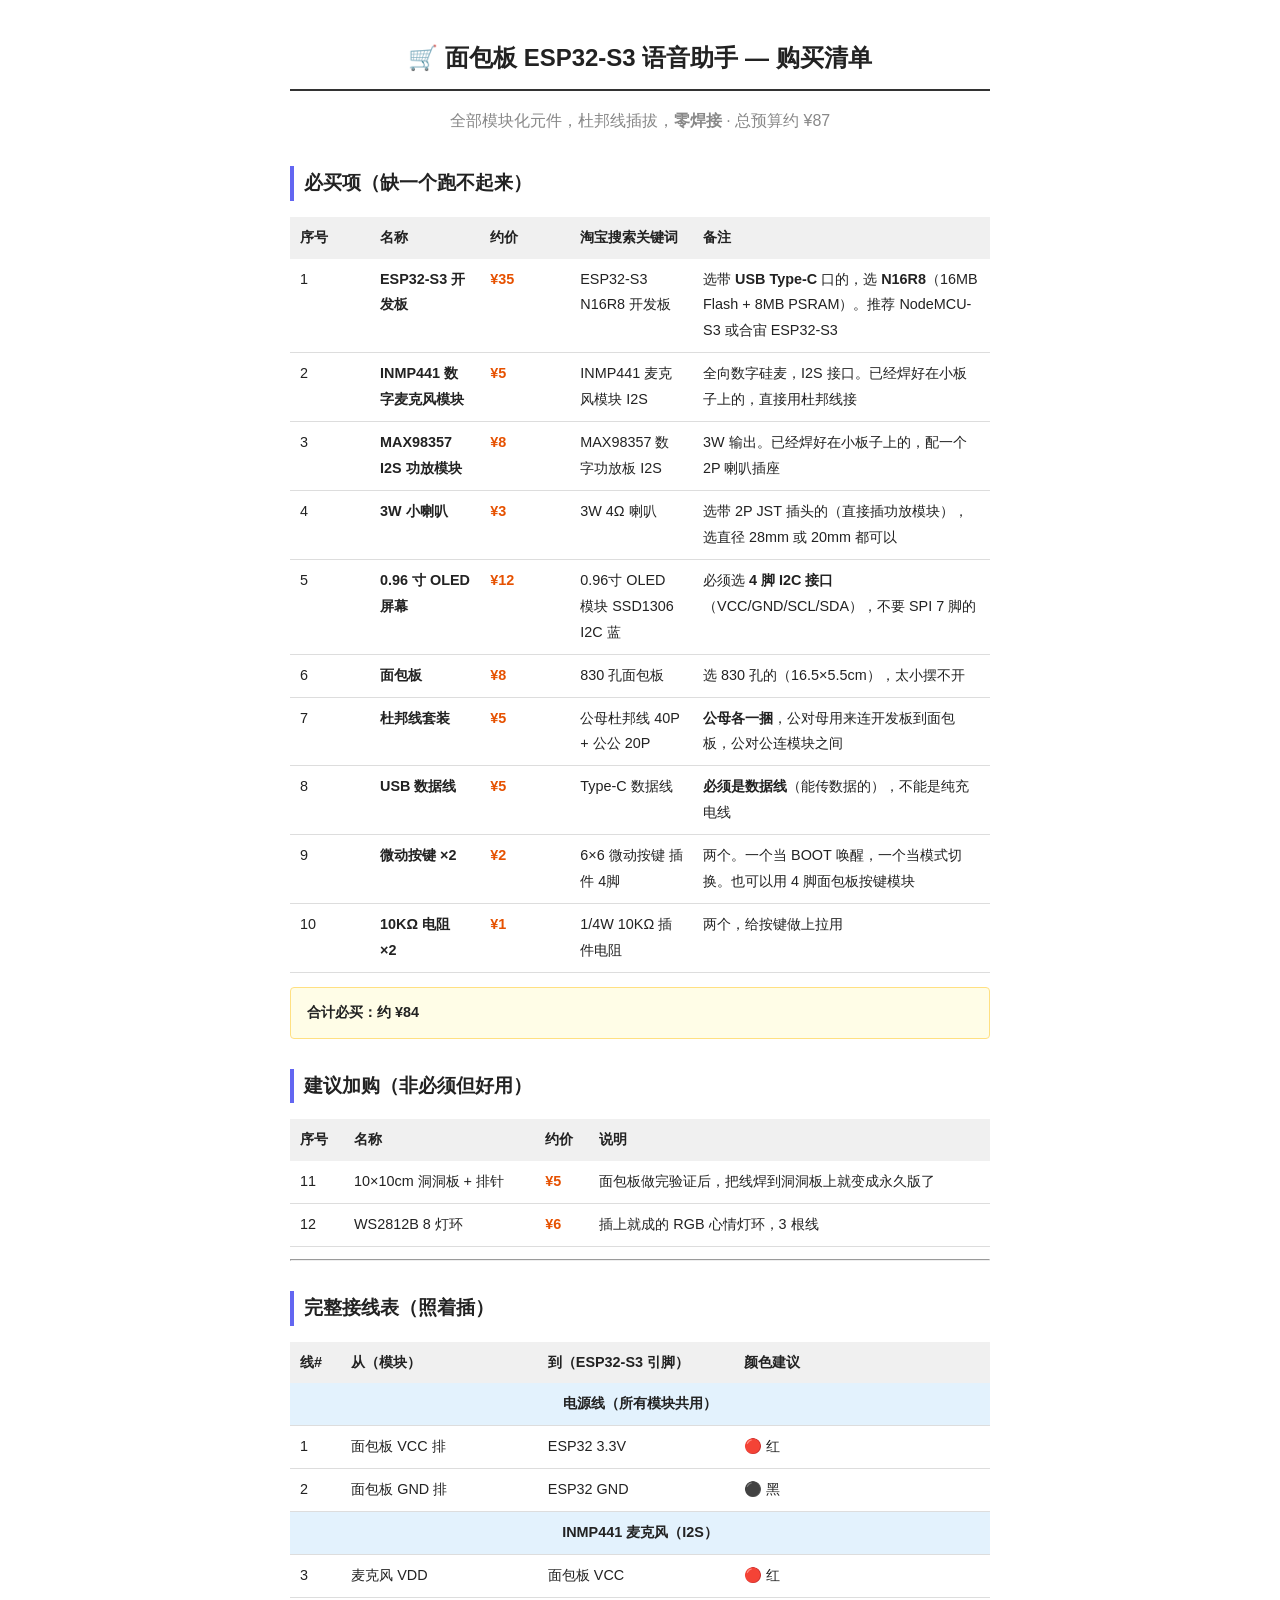
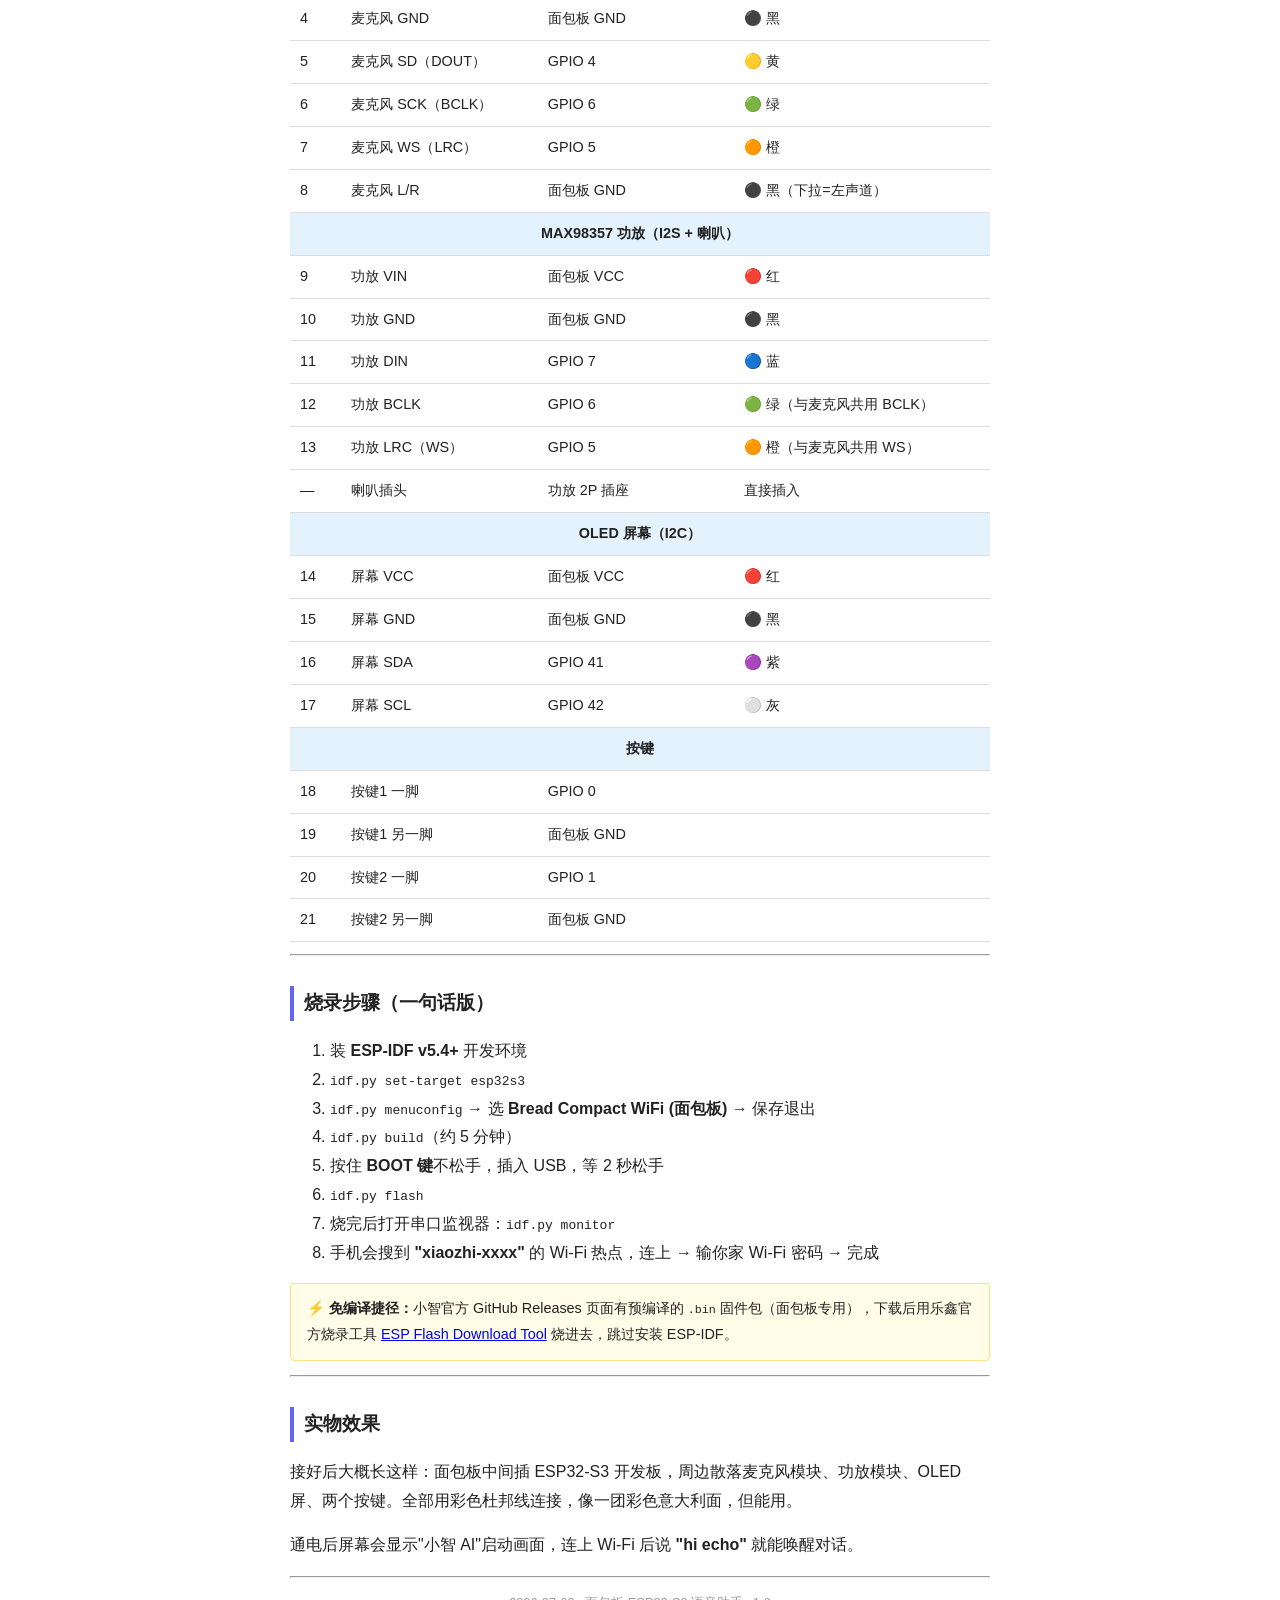
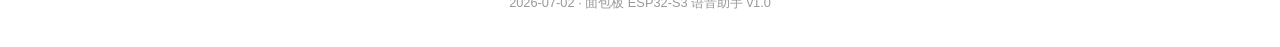
<file: docs/面包板购买清单.html>
<!DOCTYPE html>
<html lang="zh-CN">
<head>
<meta charset="UTF-8">
<title>面包板 ESP32-S3 语音助手 — 购买清单</title>
<style>
body { font-family: "Microsoft YaHei", sans-serif; max-width: 700px; margin: 0 auto; padding: 20px; line-height: 1.8; color: #222; }
h1 { text-align: center; font-size: 1.5em; border-bottom: 2px solid #333; padding-bottom: 10px; }
h2 { font-size: 1.2em; margin-top: 30px; border-left: 4px solid #6366f1; padding-left: 10px; }
table { width: 100%; border-collapse: collapse; margin: 12px 0; font-size: 0.9em; }
th { background: #f0f0f0; padding: 8px 10px; text-align: left; }
td { border-bottom: 1px solid #ddd; padding: 8px 10px; vertical-align: top; }
.price { white-space: nowrap; color: #e65100; font-weight: bold; }
.note { background: #fffde7; border: 1px solid #ffe082; padding: 12px 16px; margin: 14px 0; border-radius: 4px; font-size: 0.9em; }
.highlight { background: #e8f5e9; padding: 2px 6px; border-radius: 3px; }
</style>
</head>
<body>

<h1>🛒 面包板 ESP32-S3 语音助手 — 购买清单</h1>
<p style="text-align:center;color:#888">全部模块化元件，杜邦线插拔，<strong>零焊接</strong> · 总预算约 ¥87</p>

<h2>必买项（缺一个跑不起来）</h2>
<table>
<tr><th style="width:60px">序号</th><th>名称</th><th style="width:70px">约价</th><th>淘宝搜索关键词</th><th>备注</th></tr>
<tr>
  <td>1</td>
  <td><strong>ESP32-S3 开发板</strong></td>
  <td class="price">¥35</td>
  <td>ESP32-S3 N16R8 开发板</td>
  <td>选带 <b>USB Type-C</b> 口的，选 <b>N16R8</b>（16MB Flash + 8MB PSRAM）。推荐 NodeMCU-S3 或合宙 ESP32-S3</td>
</tr>
<tr>
  <td>2</td>
  <td><strong>INMP441 数字麦克风模块</strong></td>
  <td class="price">¥5</td>
  <td>INMP441 麦克风模块 I2S</td>
  <td>全向数字硅麦，I2S 接口。已经焊好在小板子上的，直接用杜邦线接</td>
</tr>
<tr>
  <td>3</td>
  <td><strong>MAX98357 I2S 功放模块</strong></td>
  <td class="price">¥8</td>
  <td>MAX98357 数字功放板 I2S</td>
  <td>3W 输出。已经焊好在小板子上的，配一个 2P 喇叭插座</td>
</tr>
<tr>
  <td>4</td>
  <td><strong>3W 小喇叭</strong></td>
  <td class="price">¥3</td>
  <td>3W 4Ω 喇叭</td>
  <td>选带 2P JST 插头的（直接插功放模块），选直径 28mm 或 20mm 都可以</td>
</tr>
<tr>
  <td>5</td>
  <td><strong>0.96 寸 OLED 屏幕</strong></td>
  <td class="price">¥12</td>
  <td>0.96寸 OLED 模块 SSD1306 I2C 蓝</td>
  <td>必须选 <b>4 脚 I2C 接口</b>（VCC/GND/SCL/SDA），不要 SPI 7 脚的</td>
</tr>
<tr>
  <td>6</td>
  <td><strong>面包板</strong></td>
  <td class="price">¥8</td>
  <td>830 孔面包板</td>
  <td>选 830 孔的（16.5×5.5cm），太小摆不开</td>
</tr>
<tr>
  <td>7</td>
  <td><strong>杜邦线套装</strong></td>
  <td class="price">¥5</td>
  <td>公母杜邦线 40P + 公公 20P</td>
  <td><b>公母各一捆</b>，公对母用来连开发板到面包板，公对公连模块之间</td>
</tr>
<tr>
  <td>8</td>
  <td><strong>USB 数据线</strong></td>
  <td class="price">¥5</td>
  <td>Type-C 数据线</td>
  <td><b>必须是数据线</b>（能传数据的），不能是纯充电线</td>
</tr>
<tr>
  <td>9</td>
  <td><strong>微动按键 ×2</strong></td>
  <td class="price">¥2</td>
  <td>6×6 微动按键 插件 4脚</td>
  <td>两个。一个当 BOOT 唤醒，一个当模式切换。也可以用 4 脚面包板按键模块</td>
</tr>
<tr>
  <td>10</td>
  <td><strong>10KΩ 电阻 ×2</strong></td>
  <td class="price">¥1</td>
  <td>1/4W 10KΩ 插件电阻</td>
  <td>两个，给按键做上拉用</td>
</tr>
</table>

<div class="note"><strong>合计必买：约 ¥84</strong></div>

<h2>建议加购（非必须但好用）</h2>
<table>
<tr><th>序号</th><th>名称</th><th>约价</th><th>说明</th></tr>
<tr>
  <td>11</td>
  <td>10×10cm 洞洞板 + 排针</td>
  <td class="price">¥5</td>
  <td>面包板做完验证后，把线焊到洞洞板上就变成永久版了</td>
</tr>
<tr>
  <td>12</td>
  <td>WS2812B 8 灯环</td>
  <td class="price">¥6</td>
  <td>插上就成的 RGB 心情灯环，3 根线</td>
</tr>
</table>

<hr>

<h2>完整接线表（照着插）</h2>
<table>
<tr><th>线#</th><th>从（模块）</th><th>到（ESP32-S3 引脚）</th><th>颜色建议</th></tr>
<tr><td colspan="4" style="background:#e3f2fd;text-align:center"><b>电源线（所有模块共用）</b></td></tr>
<tr><td>1</td><td>面包板 VCC 排</td><td>ESP32 3.3V</td><td>🔴 红</td></tr>
<tr><td>2</td><td>面包板 GND 排</td><td>ESP32 GND</td><td>⚫ 黑</td></tr>
<tr><td colspan="4" style="background:#e3f2fd;text-align:center"><b>INMP441 麦克风（I2S）</b></td></tr>
<tr><td>3</td><td>麦克风 VDD</td><td>面包板 VCC</td><td>🔴 红</td></tr>
<tr><td>4</td><td>麦克风 GND</td><td>面包板 GND</td><td>⚫ 黑</td></tr>
<tr><td>5</td><td>麦克风 SD（DOUT）</td><td>GPIO 4</td><td>🟡 黄</td></tr>
<tr><td>6</td><td>麦克风 SCK（BCLK）</td><td>GPIO 6</td><td>🟢 绿</td></tr>
<tr><td>7</td><td>麦克风 WS（LRC）</td><td>GPIO 5</td><td>🟠 橙</td></tr>
<tr><td>8</td><td>麦克风 L/R</td><td>面包板 GND</td><td>⚫ 黑（下拉=左声道）</td></tr>
<tr><td colspan="4" style="background:#e3f2fd;text-align:center"><b>MAX98357 功放（I2S + 喇叭）</b></td></tr>
<tr><td>9</td><td>功放 VIN</td><td>面包板 VCC</td><td>🔴 红</td></tr>
<tr><td>10</td><td>功放 GND</td><td>面包板 GND</td><td>⚫ 黑</td></tr>
<tr><td>11</td><td>功放 DIN</td><td>GPIO 7</td><td>🔵 蓝</td></tr>
<tr><td>12</td><td>功放 BCLK</td><td>GPIO 6</td><td>🟢 绿（与麦克风共用 BCLK）</td></tr>
<tr><td>13</td><td>功放 LRC（WS）</td><td>GPIO 5</td><td>🟠 橙（与麦克风共用 WS）</td></tr>
<tr><td>—</td><td>喇叭插头</td><td>功放 2P 插座</td><td>直接插入</td></tr>
<tr><td colspan="4" style="background:#e3f2fd;text-align:center"><b>OLED 屏幕（I2C）</b></td></tr>
<tr><td>14</td><td>屏幕 VCC</td><td>面包板 VCC</td><td>🔴 红</td></tr>
<tr><td>15</td><td>屏幕 GND</td><td>面包板 GND</td><td>⚫ 黑</td></tr>
<tr><td>16</td><td>屏幕 SDA</td><td>GPIO 41</td><td>🟣 紫</td></tr>
<tr><td>17</td><td>屏幕 SCL</td><td>GPIO 42</td><td>⚪ 灰</td></tr>
<tr><td colspan="4" style="background:#e3f2fd;text-align:center"><b>按键</b></td></tr>
<tr><td>18</td><td>按键1 一脚</td><td>GPIO 0</td><td></td></tr>
<tr><td>19</td><td>按键1 另一脚</td><td>面包板 GND</td><td></td></tr>
<tr><td>20</td><td>按键2 一脚</td><td>GPIO 1</td><td></td></tr>
<tr><td>21</td><td>按键2 另一脚</td><td>面包板 GND</td><td></td></tr>
</table>

<hr>

<h2>烧录步骤（一句话版）</h2>

<ol>
  <li>装 <strong>ESP-IDF v5.4+</strong> 开发环境</li>
  <li><code>idf.py set-target esp32s3</code></li>
  <li><code>idf.py menuconfig</code> → 选 <b>Bread Compact WiFi (面包板)</b> → 保存退出</li>
  <li><code>idf.py build</code>（约 5 分钟）</li>
  <li>按住 <b>BOOT 键</b>不松手，插入 USB，等 2 秒松手</li>
  <li><code>idf.py flash</code></li>
  <li>烧完后打开串口监视器：<code>idf.py monitor</code></li>
  <li>手机会搜到 <b>"xiaozhi-xxxx"</b> 的 Wi-Fi 热点，连上 → 输你家 Wi-Fi 密码 → 完成</li>
</ol>

<div class="note">
  <strong>⚡ 免编译捷径：</strong>小智官方 GitHub Releases 页面有预编译的 <code>.bin</code> 固件包（面包板专用），下载后用乐鑫官方烧录工具 <a href="https://www.espressif.com/zh-hans/support/download/other-tools">ESP Flash Download Tool</a> 烧进去，跳过安装 ESP-IDF。
</div>

<hr>

<h2>实物效果</h2>
<p>接好后大概长这样：面包板中间插 ESP32-S3 开发板，周边散落麦克风模块、功放模块、OLED 屏、两个按键。全部用彩色杜邦线连接，像一团彩色意大利面，但能用。</p>

<p>通电后屏幕会显示"小智 AI"启动画面，连上 Wi-Fi 后说 <b>"hi echo"</b> 就能唤醒对话。</p>
<hr>

<p style="text-align:center;color:#999;font-size:0.8em">2026-07-02 · 面包板 ESP32-S3 语音助手 v1.0</p>
</body>
</html>
</file>
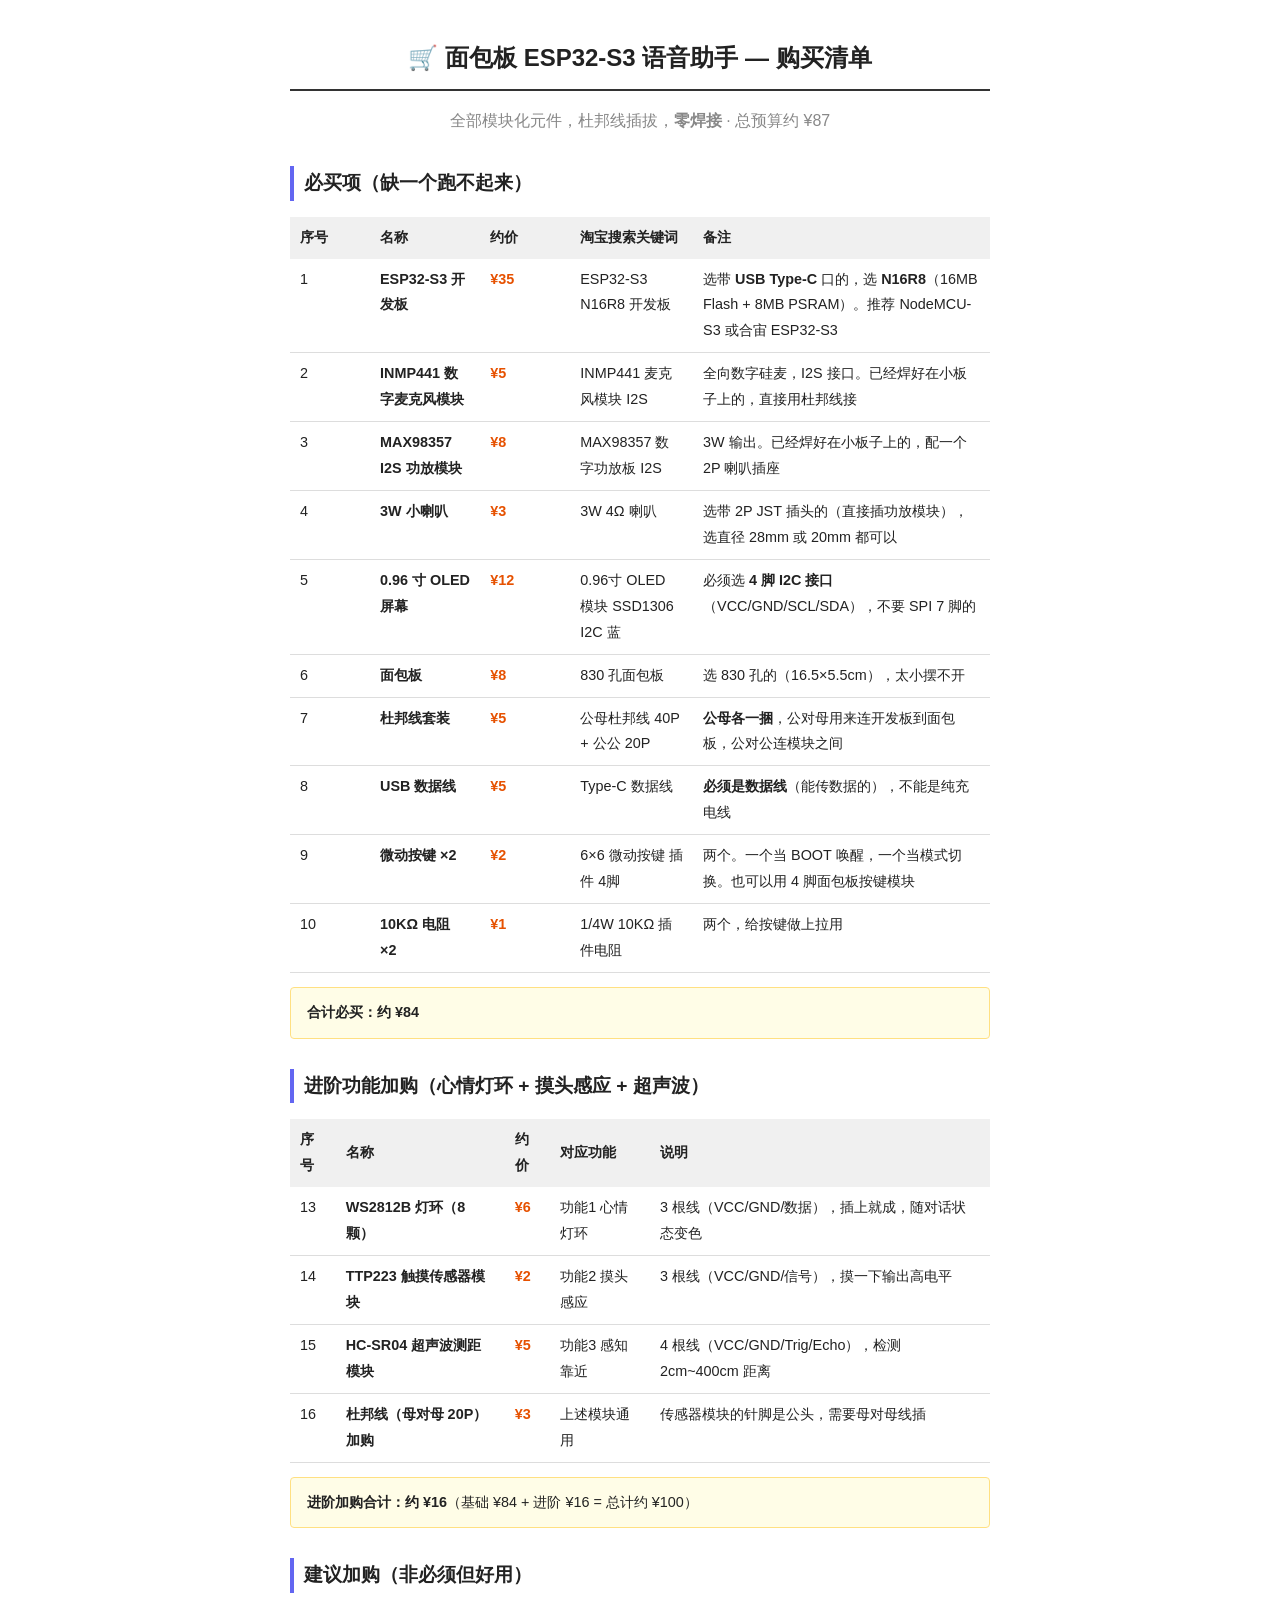
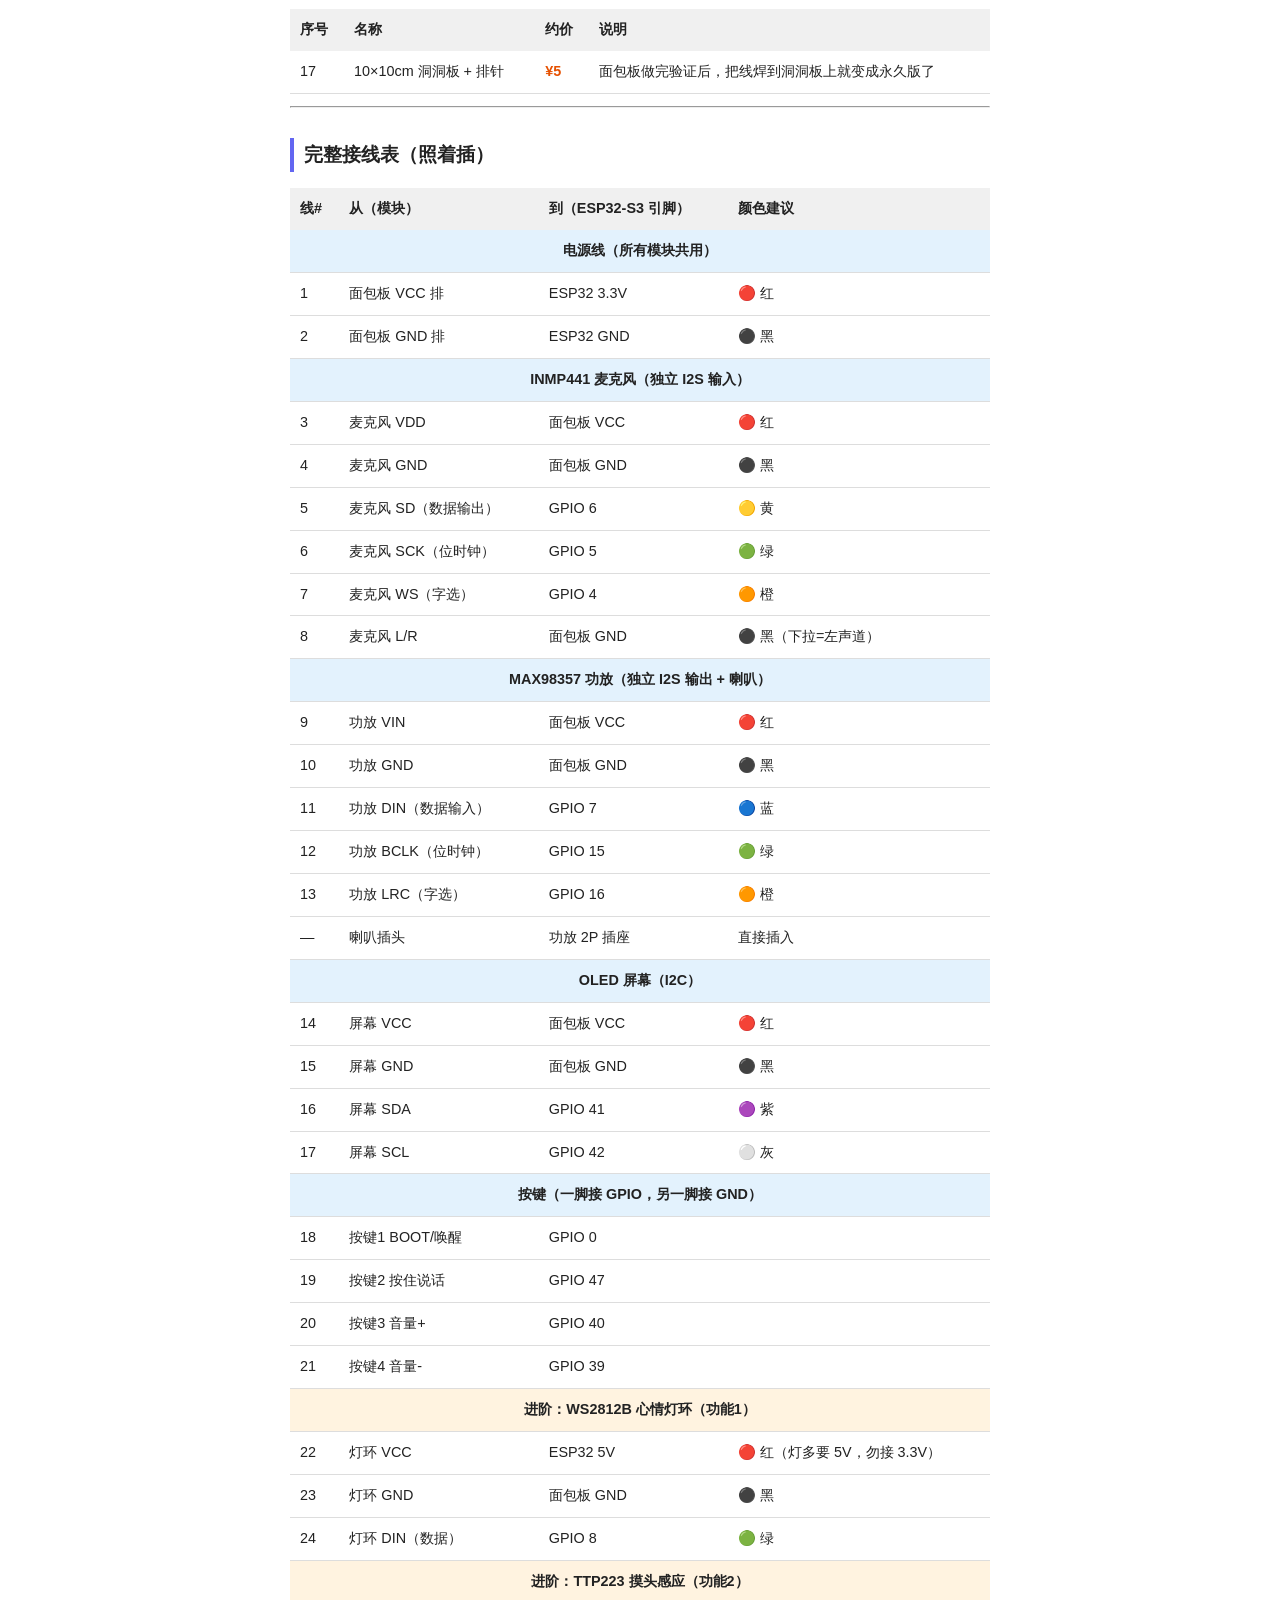
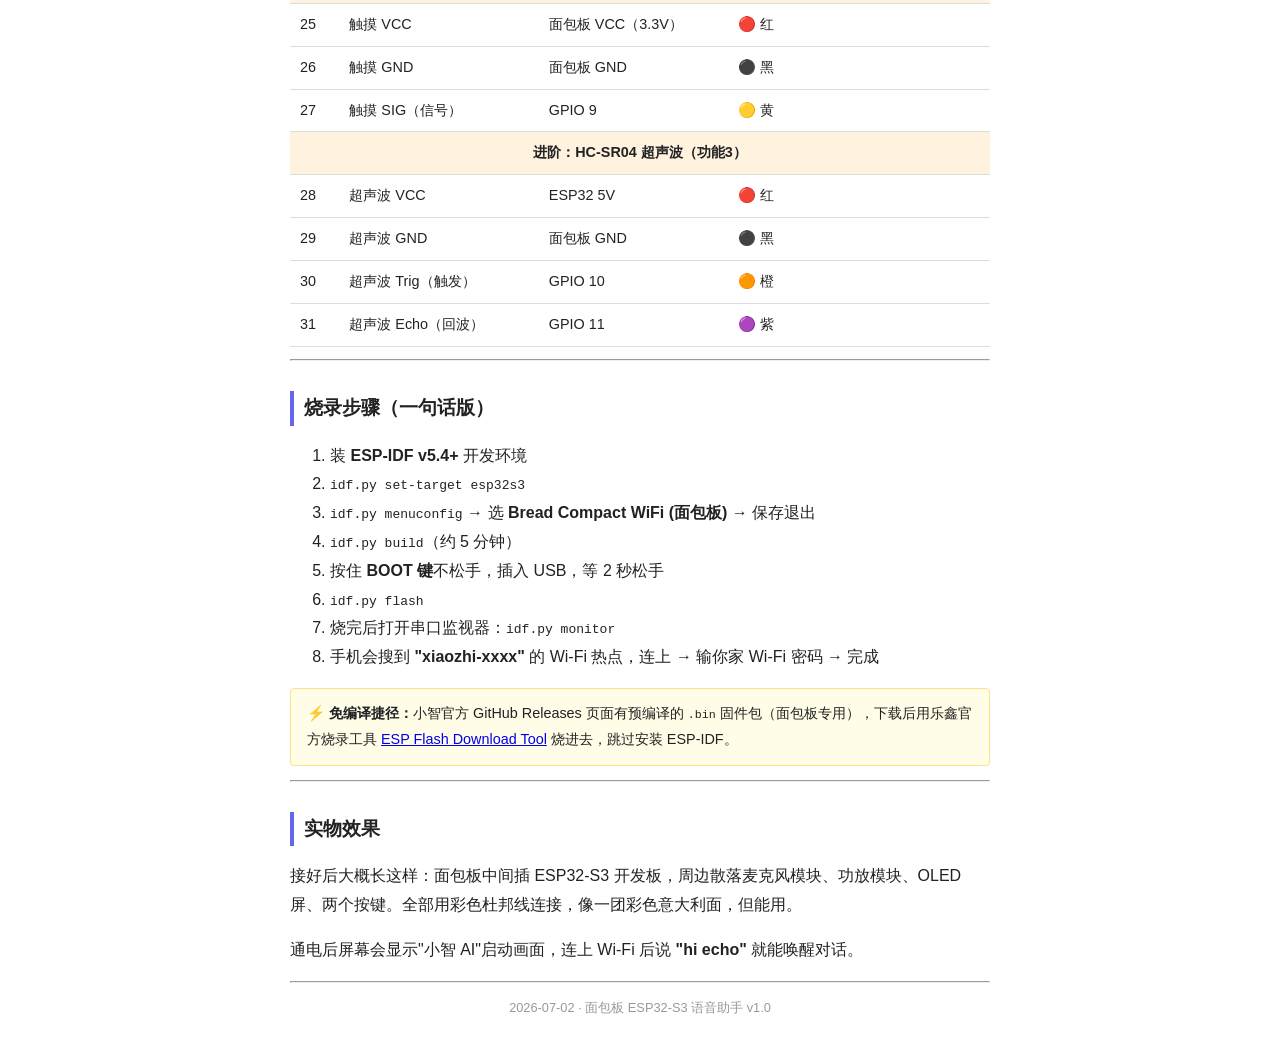
<file: personality-site/breadboard-list.html>
<!DOCTYPE html>
<html lang="zh-CN">
<head>
<meta charset="UTF-8">
<title>面包板 ESP32-S3 语音助手 — 购买清单</title>
<style>
body { font-family: "Microsoft YaHei", sans-serif; max-width: 700px; margin: 0 auto; padding: 20px; line-height: 1.8; color: #222; }
h1 { text-align: center; font-size: 1.5em; border-bottom: 2px solid #333; padding-bottom: 10px; }
h2 { font-size: 1.2em; margin-top: 30px; border-left: 4px solid #6366f1; padding-left: 10px; }
table { width: 100%; border-collapse: collapse; margin: 12px 0; font-size: 0.9em; }
th { background: #f0f0f0; padding: 8px 10px; text-align: left; }
td { border-bottom: 1px solid #ddd; padding: 8px 10px; vertical-align: top; }
.price { white-space: nowrap; color: #e65100; font-weight: bold; }
.note { background: #fffde7; border: 1px solid #ffe082; padding: 12px 16px; margin: 14px 0; border-radius: 4px; font-size: 0.9em; }
.highlight { background: #e8f5e9; padding: 2px 6px; border-radius: 3px; }
</style>
</head>
<body>

<h1>🛒 面包板 ESP32-S3 语音助手 — 购买清单</h1>
<p style="text-align:center;color:#888">全部模块化元件，杜邦线插拔，<strong>零焊接</strong> · 总预算约 ¥87</p>

<h2>必买项（缺一个跑不起来）</h2>
<table>
<tr><th style="width:60px">序号</th><th>名称</th><th style="width:70px">约价</th><th>淘宝搜索关键词</th><th>备注</th></tr>
<tr>
  <td>1</td>
  <td><strong>ESP32-S3 开发板</strong></td>
  <td class="price">¥35</td>
  <td>ESP32-S3 N16R8 开发板</td>
  <td>选带 <b>USB Type-C</b> 口的，选 <b>N16R8</b>（16MB Flash + 8MB PSRAM）。推荐 NodeMCU-S3 或合宙 ESP32-S3</td>
</tr>
<tr>
  <td>2</td>
  <td><strong>INMP441 数字麦克风模块</strong></td>
  <td class="price">¥5</td>
  <td>INMP441 麦克风模块 I2S</td>
  <td>全向数字硅麦，I2S 接口。已经焊好在小板子上的，直接用杜邦线接</td>
</tr>
<tr>
  <td>3</td>
  <td><strong>MAX98357 I2S 功放模块</strong></td>
  <td class="price">¥8</td>
  <td>MAX98357 数字功放板 I2S</td>
  <td>3W 输出。已经焊好在小板子上的，配一个 2P 喇叭插座</td>
</tr>
<tr>
  <td>4</td>
  <td><strong>3W 小喇叭</strong></td>
  <td class="price">¥3</td>
  <td>3W 4Ω 喇叭</td>
  <td>选带 2P JST 插头的（直接插功放模块），选直径 28mm 或 20mm 都可以</td>
</tr>
<tr>
  <td>5</td>
  <td><strong>0.96 寸 OLED 屏幕</strong></td>
  <td class="price">¥12</td>
  <td>0.96寸 OLED 模块 SSD1306 I2C 蓝</td>
  <td>必须选 <b>4 脚 I2C 接口</b>（VCC/GND/SCL/SDA），不要 SPI 7 脚的</td>
</tr>
<tr>
  <td>6</td>
  <td><strong>面包板</strong></td>
  <td class="price">¥8</td>
  <td>830 孔面包板</td>
  <td>选 830 孔的（16.5×5.5cm），太小摆不开</td>
</tr>
<tr>
  <td>7</td>
  <td><strong>杜邦线套装</strong></td>
  <td class="price">¥5</td>
  <td>公母杜邦线 40P + 公公 20P</td>
  <td><b>公母各一捆</b>，公对母用来连开发板到面包板，公对公连模块之间</td>
</tr>
<tr>
  <td>8</td>
  <td><strong>USB 数据线</strong></td>
  <td class="price">¥5</td>
  <td>Type-C 数据线</td>
  <td><b>必须是数据线</b>（能传数据的），不能是纯充电线</td>
</tr>
<tr>
  <td>9</td>
  <td><strong>微动按键 ×2</strong></td>
  <td class="price">¥2</td>
  <td>6×6 微动按键 插件 4脚</td>
  <td>两个。一个当 BOOT 唤醒，一个当模式切换。也可以用 4 脚面包板按键模块</td>
</tr>
<tr>
  <td>10</td>
  <td><strong>10KΩ 电阻 ×2</strong></td>
  <td class="price">¥1</td>
  <td>1/4W 10KΩ 插件电阻</td>
  <td>两个，给按键做上拉用</td>
</tr>
</table>

<div class="note"><strong>合计必买：约 ¥84</strong></div>

<h2>进阶功能加购（心情灯环 + 摸头感应 + 超声波）</h2>
<table>
<tr><th>序号</th><th>名称</th><th>约价</th><th>对应功能</th><th>说明</th></tr>
<tr>
  <td>13</td>
  <td><strong>WS2812B 灯环（8 颗）</strong></td>
  <td class="price">¥6</td>
  <td>功能1 心情灯环</td>
  <td>3 根线（VCC/GND/数据），插上就成，随对话状态变色</td>
</tr>
<tr>
  <td>14</td>
  <td><strong>TTP223 触摸传感器模块</strong></td>
  <td class="price">¥2</td>
  <td>功能2 摸头感应</td>
  <td>3 根线（VCC/GND/信号），摸一下输出高电平</td>
</tr>
<tr>
  <td>15</td>
  <td><strong>HC-SR04 超声波测距模块</strong></td>
  <td class="price">¥5</td>
  <td>功能3 感知靠近</td>
  <td>4 根线（VCC/GND/Trig/Echo），检测 2cm~400cm 距离</td>
</tr>
<tr>
  <td>16</td>
  <td><strong>杜邦线（母对母 20P）加购</strong></td>
  <td class="price">¥3</td>
  <td>上述模块通用</td>
  <td>传感器模块的针脚是公头，需要母对母线插</td>
</tr>
</table>

<div class="note"><strong>进阶加购合计：约 ¥16</strong>（基础 ¥84 + 进阶 ¥16 = 总计约 ¥100）</div>

<h2>建议加购（非必须但好用）</h2>
<table>
<tr><th>序号</th><th>名称</th><th>约价</th><th>说明</th></tr>
<tr>
  <td>17</td>
  <td>10×10cm 洞洞板 + 排针</td>
  <td class="price">¥5</td>
  <td>面包板做完验证后，把线焊到洞洞板上就变成永久版了</td>
</tr>
</table>

<hr>

<h2>完整接线表（照着插）</h2>
<table>
<tr><th>线#</th><th>从（模块）</th><th>到（ESP32-S3 引脚）</th><th>颜色建议</th></tr>
<tr><td colspan="4" style="background:#e3f2fd;text-align:center"><b>电源线（所有模块共用）</b></td></tr>
<tr><td>1</td><td>面包板 VCC 排</td><td>ESP32 3.3V</td><td>🔴 红</td></tr>
<tr><td>2</td><td>面包板 GND 排</td><td>ESP32 GND</td><td>⚫ 黑</td></tr>
<tr><td colspan="4" style="background:#e3f2fd;text-align:center"><b>INMP441 麦克风（独立 I2S 输入）</b></td></tr>
<tr><td>3</td><td>麦克风 VDD</td><td>面包板 VCC</td><td>🔴 红</td></tr>
<tr><td>4</td><td>麦克风 GND</td><td>面包板 GND</td><td>⚫ 黑</td></tr>
<tr><td>5</td><td>麦克风 SD（数据输出）</td><td>GPIO 6</td><td>🟡 黄</td></tr>
<tr><td>6</td><td>麦克风 SCK（位时钟）</td><td>GPIO 5</td><td>🟢 绿</td></tr>
<tr><td>7</td><td>麦克风 WS（字选）</td><td>GPIO 4</td><td>🟠 橙</td></tr>
<tr><td>8</td><td>麦克风 L/R</td><td>面包板 GND</td><td>⚫ 黑（下拉=左声道）</td></tr>
<tr><td colspan="4" style="background:#e3f2fd;text-align:center"><b>MAX98357 功放（独立 I2S 输出 + 喇叭）</b></td></tr>
<tr><td>9</td><td>功放 VIN</td><td>面包板 VCC</td><td>🔴 红</td></tr>
<tr><td>10</td><td>功放 GND</td><td>面包板 GND</td><td>⚫ 黑</td></tr>
<tr><td>11</td><td>功放 DIN（数据输入）</td><td>GPIO 7</td><td>🔵 蓝</td></tr>
<tr><td>12</td><td>功放 BCLK（位时钟）</td><td>GPIO 15</td><td>🟢 绿</td></tr>
<tr><td>13</td><td>功放 LRC（字选）</td><td>GPIO 16</td><td>🟠 橙</td></tr>
<tr><td>—</td><td>喇叭插头</td><td>功放 2P 插座</td><td>直接插入</td></tr>
<tr><td colspan="4" style="background:#e3f2fd;text-align:center"><b>OLED 屏幕（I2C）</b></td></tr>
<tr><td>14</td><td>屏幕 VCC</td><td>面包板 VCC</td><td>🔴 红</td></tr>
<tr><td>15</td><td>屏幕 GND</td><td>面包板 GND</td><td>⚫ 黑</td></tr>
<tr><td>16</td><td>屏幕 SDA</td><td>GPIO 41</td><td>🟣 紫</td></tr>
<tr><td>17</td><td>屏幕 SCL</td><td>GPIO 42</td><td>⚪ 灰</td></tr>
<tr><td colspan="4" style="background:#e3f2fd;text-align:center"><b>按键（一脚接 GPIO，另一脚接 GND）</b></td></tr>
<tr><td>18</td><td>按键1 BOOT/唤醒</td><td>GPIO 0</td><td></td></tr>
<tr><td>19</td><td>按键2 按住说话</td><td>GPIO 47</td><td></td></tr>
<tr><td>20</td><td>按键3 音量+</td><td>GPIO 40</td><td></td></tr>
<tr><td>21</td><td>按键4 音量-</td><td>GPIO 39</td><td></td></tr>
<tr><td colspan="4" style="background:#fff3e0;text-align:center"><b>进阶：WS2812B 心情灯环（功能1）</b></td></tr>
<tr><td>22</td><td>灯环 VCC</td><td>ESP32 5V</td><td>🔴 红（灯多要 5V，勿接 3.3V）</td></tr>
<tr><td>23</td><td>灯环 GND</td><td>面包板 GND</td><td>⚫ 黑</td></tr>
<tr><td>24</td><td>灯环 DIN（数据）</td><td>GPIO 8</td><td>🟢 绿</td></tr>
<tr><td colspan="4" style="background:#fff3e0;text-align:center"><b>进阶：TTP223 摸头感应（功能2）</b></td></tr>
<tr><td>25</td><td>触摸 VCC</td><td>面包板 VCC（3.3V）</td><td>🔴 红</td></tr>
<tr><td>26</td><td>触摸 GND</td><td>面包板 GND</td><td>⚫ 黑</td></tr>
<tr><td>27</td><td>触摸 SIG（信号）</td><td>GPIO 9</td><td>🟡 黄</td></tr>
<tr><td colspan="4" style="background:#fff3e0;text-align:center"><b>进阶：HC-SR04 超声波（功能3）</b></td></tr>
<tr><td>28</td><td>超声波 VCC</td><td>ESP32 5V</td><td>🔴 红</td></tr>
<tr><td>29</td><td>超声波 GND</td><td>面包板 GND</td><td>⚫ 黑</td></tr>
<tr><td>30</td><td>超声波 Trig（触发）</td><td>GPIO 10</td><td>🟠 橙</td></tr>
<tr><td>31</td><td>超声波 Echo（回波）</td><td>GPIO 11</td><td>🟣 紫</td></tr>
</table>

<hr>

<h2>烧录步骤（一句话版）</h2>

<ol>
  <li>装 <strong>ESP-IDF v5.4+</strong> 开发环境</li>
  <li><code>idf.py set-target esp32s3</code></li>
  <li><code>idf.py menuconfig</code> → 选 <b>Bread Compact WiFi (面包板)</b> → 保存退出</li>
  <li><code>idf.py build</code>（约 5 分钟）</li>
  <li>按住 <b>BOOT 键</b>不松手，插入 USB，等 2 秒松手</li>
  <li><code>idf.py flash</code></li>
  <li>烧完后打开串口监视器：<code>idf.py monitor</code></li>
  <li>手机会搜到 <b>"xiaozhi-xxxx"</b> 的 Wi-Fi 热点，连上 → 输你家 Wi-Fi 密码 → 完成</li>
</ol>

<div class="note">
  <strong>⚡ 免编译捷径：</strong>小智官方 GitHub Releases 页面有预编译的 <code>.bin</code> 固件包（面包板专用），下载后用乐鑫官方烧录工具 <a href="https://www.espressif.com/zh-hans/support/download/other-tools">ESP Flash Download Tool</a> 烧进去，跳过安装 ESP-IDF。
</div>

<hr>

<h2>实物效果</h2>
<p>接好后大概长这样：面包板中间插 ESP32-S3 开发板，周边散落麦克风模块、功放模块、OLED 屏、两个按键。全部用彩色杜邦线连接，像一团彩色意大利面，但能用。</p>

<p>通电后屏幕会显示"小智 AI"启动画面，连上 Wi-Fi 后说 <b>"hi echo"</b> 就能唤醒对话。</p>
<hr>

<p style="text-align:center;color:#999;font-size:0.8em">2026-07-02 · 面包板 ESP32-S3 语音助手 v1.0</p>
</body>
</html>
</file>
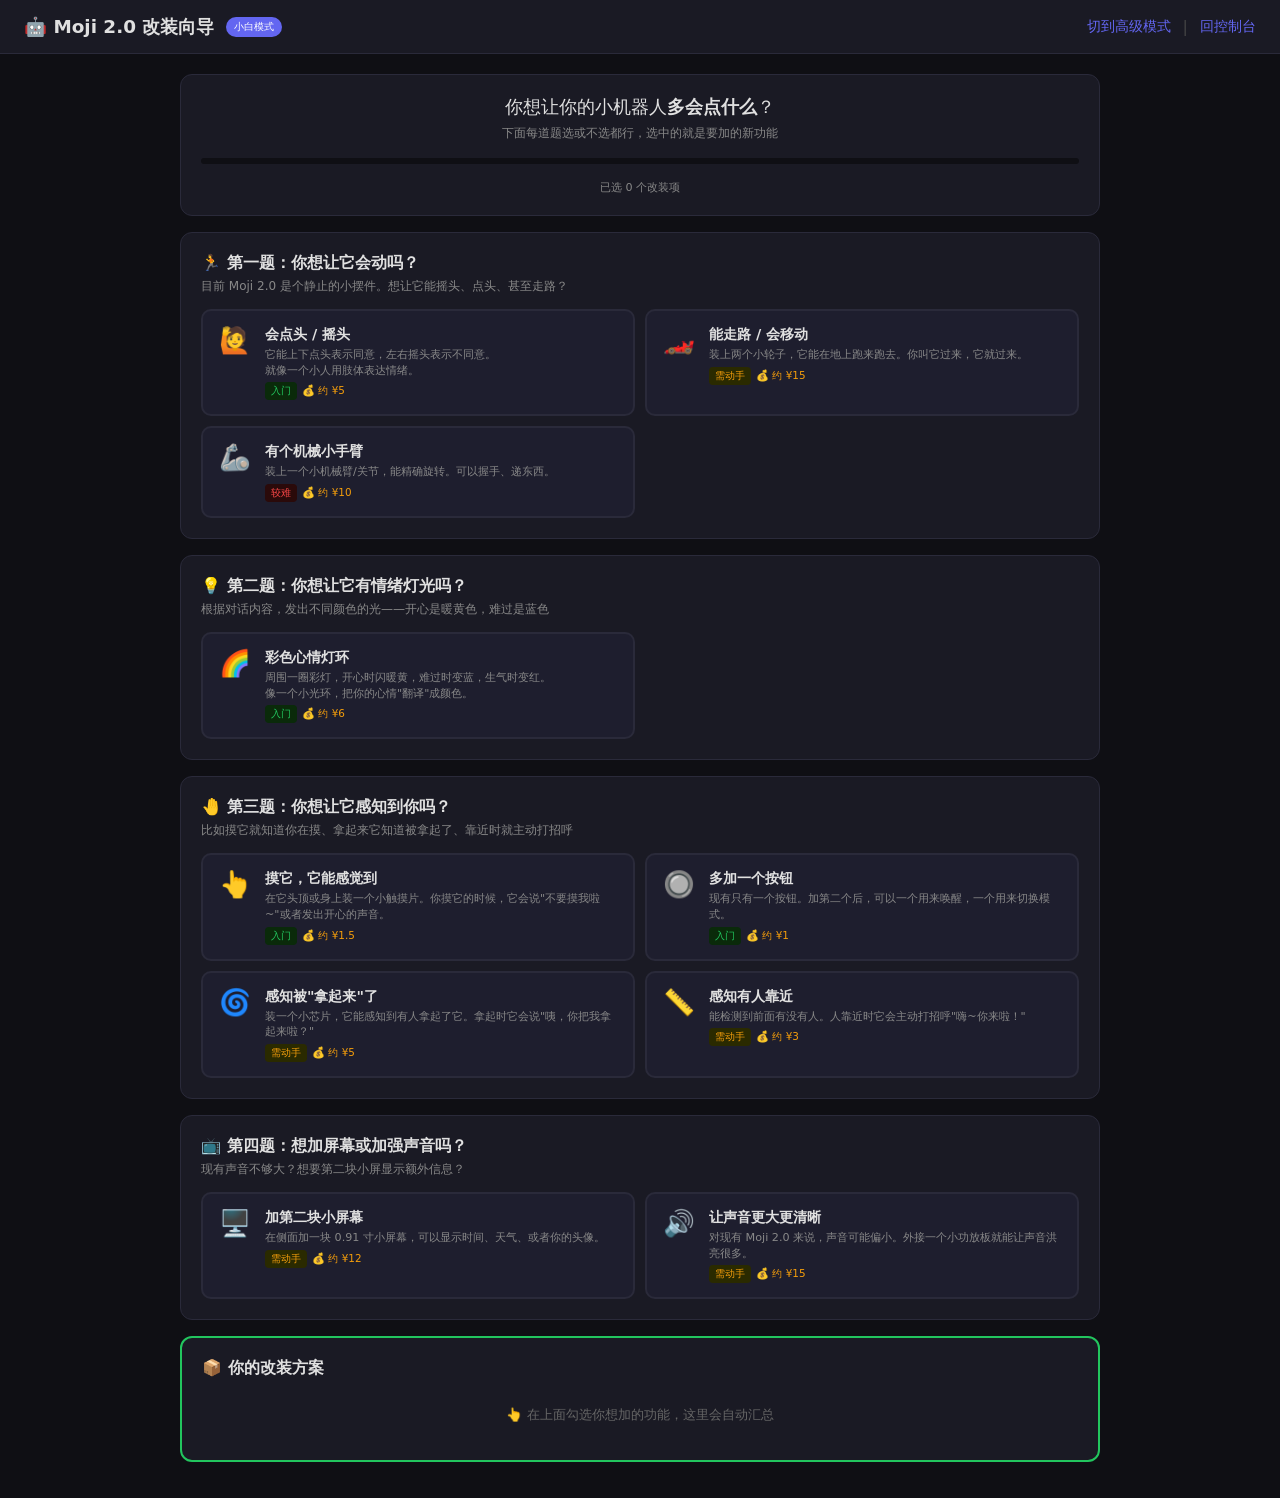
<file: personality-site/gpio-beginner.html>
<!DOCTYPE html>
<html lang="zh-CN">
<head>
<meta charset="UTF-8">
<meta name="viewport" content="width=device-width, initial-scale=1.0">
<title>Moji 2.0 硬件改装 - 小白模式</title>
<style>
*{margin:0;padding:0;box-sizing:border-box}
:root{--bg:#0f0f14;--panel:#1a1a24;--border:#2a2a3a;--text:#e0e0e0;--accent:#6366f1;--accent2:#22c55e;--danger:#ef4444;--warn:#f59e0b;--card:#1e1e2e}
body{background:var(--bg);color:var(--text);font-family:'Segoe UI',system-ui,sans-serif;min-height:100vh}
.header{background:var(--panel);border-bottom:1px solid var(--border);padding:14px 24px;display:flex;align-items:center;gap:12px}
.header h1{font-size:1.15rem;font-weight:600}
.badge{font-size:0.65rem;padding:3px 8px;border-radius:10px;background:var(--accent);color:#fff}
.container{max-width:960px;margin:0 auto;padding:20px}

/* 问题区域 */
.question-block{background:var(--panel);border:1px solid var(--border);border-radius:12px;padding:20px;margin-bottom:16px}
.question-block h2{font-size:1rem;margin-bottom:4px}
.question-block .subtitle{font-size:0.75rem;color:#888;margin-bottom:14px}

/* 选项卡片 */
.option-grid{display:grid;grid-template-columns:repeat(2,1fr);gap:10px}
.option-card{background:var(--card);border:2px solid var(--border);border-radius:10px;padding:14px;cursor:pointer;transition:all 0.15s;display:flex;gap:12px;align-items:flex-start}
.option-card:hover{border-color:var(--accent);transform:translateY(-1px)}
.option-card.selected{border-color:var(--accent2);background:#122016}
.option-card .opt-icon{font-size:1.6rem;flex-shrink:0;width:36px;text-align:center}
.option-card .opt-info{flex:1;min-width:0}
.option-card .opt-name{font-weight:600;font-size:0.9rem}
.option-card .opt-effect{font-size:0.7rem;color:#888;margin-top:3px;line-height:1.4}
.option-card .opt-check{display:none;font-size:1.2rem;color:var(--accent2);flex-shrink:0}
.option-card.selected .opt-check{display:block}
.option-card .opt-price{font-size:0.65rem;color:var(--warn);margin-top:4px}
.option-card .opt-diff{font-size:0.65rem;padding:2px 6px;border-radius:4px;background:#2a2a3a;display:inline-block;margin-top:4px}
.option-card .opt-diff.easy{background:#0a2a0a;color:var(--accent2)}
.option-card .opt-diff.medium{background:#2a2a00;color:var(--warn)}
.option-card .opt-diff.hard{background:#2a0a0a;color:var(--danger)}

/* 已选汇总 */
.summary-panel{background:var(--panel);border:2px solid var(--accent2);border-radius:12px;padding:20px;margin-bottom:16px}
.summary-panel h2{margin-bottom:12px;font-size:1rem}
.summary-panel .empty{text-align:center;padding:16px;color:#666;font-size:0.8rem}

.summary-item{display:flex;align-items:center;gap:12px;padding:10px;background:var(--card);border-radius:8px;margin-bottom:8px}
.summary-item .s-icon{font-size:1.4rem}
.summary-item .s-info{flex:1}
.summary-item .s-name{font-weight:600;font-size:0.85rem}
.summary-item .s-detail{font-size:0.7rem;color:#888}
.summary-item .s-buy{font-size:0.7rem;color:var(--warn)}

.need-list{font-size:0.8rem;line-height:1.8}
.need-list li{margin-bottom:6px;list-style-position:inside}
.need-list .buy{color:var(--warn);font-weight:600}

.btn{background:var(--accent);color:#fff;border:none;padding:8px 18px;border-radius:6px;cursor:pointer;font-size:0.85rem;font-weight:500}
.btn:hover{opacity:0.9}
.btn-outline{background:transparent;border:1px solid var(--border);color:var(--text)}
.btn-outline:hover{border-color:var(--accent)}
.btn-sm{padding:5px 12px;font-size:0.75rem}
.btn-danger{background:var(--danger)}
.btn-row{display:flex;gap:8px;margin-top:10px}

/* 进度条 */
.progress-bar{width:100%;height:6px;background:var(--bg);border-radius:3px;margin:16px 0;overflow:hidden}
.progress-fill{height:100%;background:var(--accent2);border-radius:3px;transition:width 0.3s}

/* 弹窗 */
.modal-overlay{position:fixed;inset:0;background:rgba(0,0,0,0.7);display:flex;align-items:center;justify-content:center;z-index:100}
.modal{background:var(--panel);border:1px solid var(--border);border-radius:12px;padding:24px;max-width:500px;width:90%}
.modal h3{margin-bottom:12px}
.modal p{font-size:0.8rem;color:#888;margin-bottom:12px;line-height:1.5}
.modal .btn-row{justify-content:flex-end}

.toast-fixed{position:fixed;bottom:24px;left:50%;transform:translateX(-50%);background:var(--accent);color:#fff;padding:10px 24px;border-radius:8px;font-size:0.8rem;z-index:200;animation:toastIn 0.2s;pointer-events:none}
@keyframes toastIn{from{opacity:0;transform:translateX(-50%) translateY(10px)}to{opacity:1;transform:translateX(-50%) translateY(0)}}

.muted{color:#888;font-size:0.75rem}
a.back{color:var(--accent);text-decoration:none;font-size:0.85rem}
</style>
</head>
<body>

<div class="header">
  <h1>🤖 Moji 2.0 改装向导</h1>
  <span class="badge">小白模式</span>
  <div style="flex:1"></div>
  <a class="back" href="gpio-configurator.html">切到高级模式</a>
  <span style="color:#444">|</span>
  <a class="back" href="index.html">回控制台</a>
</div>

<div class="container">
  <!-- 引导语 -->
  <div style="background:var(--panel);border:1px solid var(--border);border-radius:12px;padding:20px;margin-bottom:16px;text-align:center">
    <p style="font-size:1.1rem;margin-bottom:6px">你想让你的小机器人<b>多会点什么</b>？</p>
    <p class="muted">下面每道题选或不选都行，选中的就是要加的新功能</p>
    <div class="progress-bar"><div class="progress-fill" id="progressFill" style="width:0%"></div></div>
    <p style="font-size:0.7rem;color:#888">已选 <span id="pickedCount">0</span> 个改装项</p>
  </div>

  <!-- Q1: 它会动吗 -->
  <div class="question-block">
    <h2>🏃 第一题：你想让它会动吗？</h2>
    <p class="subtitle">目前 Moji 2.0 是个静止的小摆件。想让它能摇头、点头、甚至走路？</p>
    <div class="option-grid" id="q1"></div>
  </div>

  <!-- Q2: 它会发光吗 -->
  <div class="question-block">
    <h2>💡 第二题：你想让它有情绪灯光吗？</h2>
    <p class="subtitle">根据对话内容，发出不同颜色的光——开心是暖黄色，难过是蓝色</p>
    <div class="option-grid" id="q2"></div>
  </div>

  <!-- Q3: 它能感觉到你吗 -->
  <div class="question-block">
    <h2>🤚 第三题：你想让它感知到你吗？</h2>
    <p class="subtitle">比如摸它就知道你在摸、拿起来它知道被拿起了、靠近时就主动打招呼</p>
    <div class="option-grid" id="q3"></div>
  </div>

  <!-- Q4: 屏幕和声音 -->
  <div class="question-block">
    <h2>📺 第四题：想加屏幕或加强声音吗？</h2>
    <p class="subtitle">现有声音不够大？想要第二块小屏显示额外信息？</p>
    <div class="option-grid" id="q4"></div>
  </div>

  <!-- 汇总 -->
  <div class="summary-panel" id="summaryPanel">
    <h2>📦 你的改装方案</h2>
    <div id="summaryContent"><div class="empty">👆 在上面勾选你想加的功能，这里会自动汇总</div></div>
    <div id="summaryNeeds" style="display:none">
      <h3 style="font-size:0.85rem;margin-top:12px;margin-bottom:8px">🛒 你需要买</h3>
      <ul class="need-list" id="needList"></ul>
    </div>
    <div id="summaryGuide" style="display:none">
      <h3 style="font-size:0.85rem;margin-top:12px;margin-bottom:8px">🔌 你需要焊（找修手机的朋友帮忙）</h3>
      <ul class="need-list" id="guideList"></ul>
    </div>
    <div class="btn-row" id="summaryBtns" style="display:none">
      <button class="btn" onclick="downloadSummary()">💾 下载方案发给工程师</button>
      <button class="btn btn-outline" onclick="clearAll()">清空重选</button>
    </div>
  </div>
</div>

<div id="toast" class="toast-fixed" style="display:none"></div>

<script>
// ======================== 小白模式数据 ========================
// 每种选项用通俗语言描述，隐藏所有技术名词

const QUESTIONS = [
  {
    id:'motion', title:'运动能力',
    options:[
      {
        id:'servo', icon:'🙋', name:'会点头 / 摇头',
        effect:'它能上下点头表示同意，左右摇头表示不同意。<br>就像一个小人用肢体表达情绪。',
        price:'约 ¥5', difficulty:'easy', diffLabel:'入门',
        modId:'servo', bom:'微型舵机 (SG90)', pins:'1根线焊在电路板上', wiring:'舵机红线→5V, 棕线→GND, 橙线→找个空闲口接上'
      },
      {
        id:'dcmotor', icon:'🏎️', name:'能走路 / 会移动',
        effect:'装上两个小轮子，它能在地上跑来跑去。你叫它过来，它就过来。',
        price:'约 ¥15', difficulty:'medium', diffLabel:'需动手',
        modId:'dcmotor', bom:'微型减速电机 ×2 + 驱动板', pins:'焊4根线', wiring:'电机驱动需要额外供电，建议找懂焊接的人帮忙'
      },
      {
        id:'stepper', icon:'🦾', name:'有个机械小手臂',
        effect:'装上一个小机械臂/关节，能精确旋转。可以握手、递东西。',
        price:'约 ¥10', difficulty:'hard', diffLabel:'较难',
        modId:'stepper', bom:'步进电机 + 驱动板', pins:'焊5根线', wiring:'需要步进电机驱动板，接线相对复杂，建议找工程师'
      }
    ]
  },
  {
    id:'light', title:'灯光效果',
    options:[
      {
        id:'ledstrip', icon:'🌈', name:'彩色心情灯环',
        effect:'周围一圈彩灯，开心时闪暖黄，难过时变蓝，生气时变红。<br>像一个小光环，把你的心情"翻译"成颜色。',
        price:'约 ¥6', difficulty:'easy', diffLabel:'入门',
        modId:'ledstrip', bom:'WS2812 RGB灯环', pins:'焊3根线', wiring:'灯环 VCC→3.3V, GND→GND, 数据线→找个空闲口'
      }
    ]
  },
  {
    id:'sense', title:'感知能力',
    options:[
      {
        id:'touch', icon:'👆', name:'摸它，它能感觉到',
        effect:'在它头顶或身上装一个小触摸片。你摸它的时候，它会说"不要摸我啦~"或者发出开心的声音。',
        price:'约 ¥1.5', difficulty:'easy', diffLabel:'入门',
        modId:'touch', bom:'电容触摸模块 (TTP223)', pins:'焊3根线', wiring:'模块 VCC→3.3V, GND→GND, 输出线→空闲口'
      },
      {
        id:'button_extra', icon:'🔘', name:'多加一个按钮',
        effect:'现有只有一个按钮。加第二个后，可以一个用来唤醒，一个用来切换模式。',
        price:'约 ¥1', difficulty:'easy', diffLabel:'入门',
        modId:'button_extra', bom:'微动开关', pins:'焊2根线', wiring:'开关一端→空闲口, 另一端→GND'
      },
      {
        id:'imu', icon:'🌀', name:'感知被"拿起来"了',
        effect:'装一个小芯片，它能感知到有人拿起了它。拿起时它会说"咦，你把我拿起来啦？"',
        price:'约 ¥5', difficulty:'medium', diffLabel:'需动手',
        modId:'imu', bom:'姿态传感器 (MPU6050)', pins:'焊4根线', wiring:'模块 VCC→3.3V, GND→GND, 另外两根数据线焊到指定位置'
      },
      {
        id:'dist', icon:'📏', name:'感知有人靠近',
        effect:'能检测到前面有没有人。人靠近时它会主动打招呼"嗨~你来啦！"',
        price:'约 ¥3', difficulty:'medium', diffLabel:'需动手',
        modId:'dist', bom:'超声波测距模块 (HC-SR04)', pins:'焊4根线', wiring:'模块 VCC→5V, GND→GND, 两根信号线焊到两个空闲口'
      }
    ]
  },
  {
    id:'display', title:'屏幕与声音',
    options:[
      {
        id:'oled_ext', icon:'🖥️', name:'加第二块小屏幕',
        effect:'在侧面加一块 0.91 寸小屏幕，可以显示时间、天气、或者你的头像。',
        price:'约 ¥12', difficulty:'medium', diffLabel:'需动手',
        modId:'oled_ext', bom:'0.91寸 OLED屏 (SSD1306)', pins:'焊4根线 (共用已有SDA/SCL)', wiring:'屏幕 VCC→3.3V, GND→GND, 两根数据线并到原线路'
      },
      {
        id:'speaker_amp', icon:'🔊', name:'让声音更大更清晰',
        effect:'对现有 Moji 2.0 来说，声音可能偏小。外接一个小功放板就能让声音洪亮很多。',
        price:'约 ¥15', difficulty:'medium', diffLabel:'需动手',
        modId:'speaker_amp', bom:'MAX98357 数字功放板 + 喇叭', pins:'焊几根线连到原音频口', wiring:'需要找到原 I2S 信号线飞线出来接功放'
      }
    ]
  }
];

// 状态
let picked = {}; // {modId: optionData}

function renderAll() {
  QUESTIONS.forEach(q => {
    const grid = document.getElementById('q' + (QUESTIONS.indexOf(q)+1));
    grid.innerHTML = q.options.map(o => {
      const sel = picked[o.modId];
      return `<div class="option-card ${sel ? 'selected' : ''}" onclick="togglePick('${o.modId}')" 
        data-mod="${o.modId}">
        <span class="opt-icon">${o.icon}</span>
        <div class="opt-info">
          <div class="opt-name">${o.name}</div>
          <div class="opt-effect">${o.effect}</div>
          <span class="opt-diff ${o.difficulty}">${o.diffLabel}</span>
          <span class="opt-price">💰 ${o.price}</span>
        </div>
        <span class="opt-check">✅</span>
      </div>`;
    }).join('');
  });
  renderSummary();
}

function togglePick(modId) {
  if (picked[modId]) {
    delete picked[modId];
  } else {
    // 找到该选项数据
    for (const q of QUESTIONS) {
      const opt = q.options.find(o => o.modId === modId);
      if (opt) { picked[modId] = opt; break; }
    }
  }
  renderAll();
}

function clearAll() {
  picked = {};
  renderAll();
  toast('已清空，重新选择吧');
}

function renderSummary() {
  const keys = Object.keys(picked);
  document.getElementById('pickedCount').textContent = keys.length;
  document.getElementById('progressFill').style.width = Math.min(100, keys.length * 20) + '%';
  
  const content = document.getElementById('summaryContent');
  const needs = document.getElementById('needList');
  const guide = document.getElementById('guideList');
  const needsDiv = document.getElementById('summaryNeeds');
  const guideDiv = document.getElementById('summaryGuide');
  const btns = document.getElementById('summaryBtns');

  if (keys.length === 0) {
    content.innerHTML = '<div class="empty">👆 在上面勾选你想加的功能，这里会自动汇总</div>';
    needsDiv.style.display = 'none';
    guideDiv.style.display = 'none';
    btns.style.display = 'none';
    return;
  }

  content.innerHTML = keys.map(k => {
    const o = picked[k];
    return `<div class="summary-item">
      <span class="s-icon">${o.icon}</span>
      <div class="s-info">
        <div class="s-name">${o.name}</div>
        <div class="s-detail">${o.bom}</div>
      </div>
      <span class="s-buy">${o.price}</span>
    </div>`;
  }).join('');

  needsDiv.style.display = '';
  guideDiv.style.display = '';
  btns.style.display = '';

  // 去重 BOM
  const boms = [...new Set(keys.map(k => picked[k].bom))];
  needs.innerHTML = boms.map(b => `<li>购买 <span class="buy">${b}</span></li>`).join('');

  guide.innerHTML = keys.map(k => {
    const o = picked[k];
    return `<li><b>${o.name}</b>：${o.wiring}</li>`;
  }).join('');

  guide.innerHTML += '<li style="color:var(--accent)">💡 <b>重要提示：</b>如果你不会焊接，把上面这些零件和方案发给修手机店或电子市场，他们能帮你焊好</li>';
}

function downloadSummary() {
  const keys = Object.keys(picked);
  if (!keys.length) return;
  let text = '=== Moji 2.0 改装方案 ===\n\n';
  text += `生成时间: ${new Date().toLocaleString()}\n\n`;
  text += '【要加的改功能】\n';
  keys.forEach(k => {
    const o = picked[k];
    text += `\n${o.icon} ${o.name}\n  效果: ${o.effect.replace(/<br>/g,' / ')}\n  物料: ${o.bom} (${o.price})\n  接线: ${o.wiring}\n`;
  });
  text += '\n【购买清单】\n';
  [...new Set(keys.map(k => picked[k].bom))].forEach(b => text += `- ${b}\n`);
  const blob = new Blob([text], {type:'text/plain'});
  const url = URL.createObjectURL(blob);
  const a = document.createElement('a');
  a.href = url; a.download = `moji2-改装方案-${new Date().toISOString().slice(0,10)}.txt`;
  a.click(); URL.revokeObjectURL(url);
  toast('方案已下载');
}

function toast(msg) {
  const el = document.getElementById('toast');
  el.textContent = msg; el.style.display = 'block';
  setTimeout(() => el.style.display = 'none', 2000);
}

renderAll();
</script>
</body>
</html>
</file>
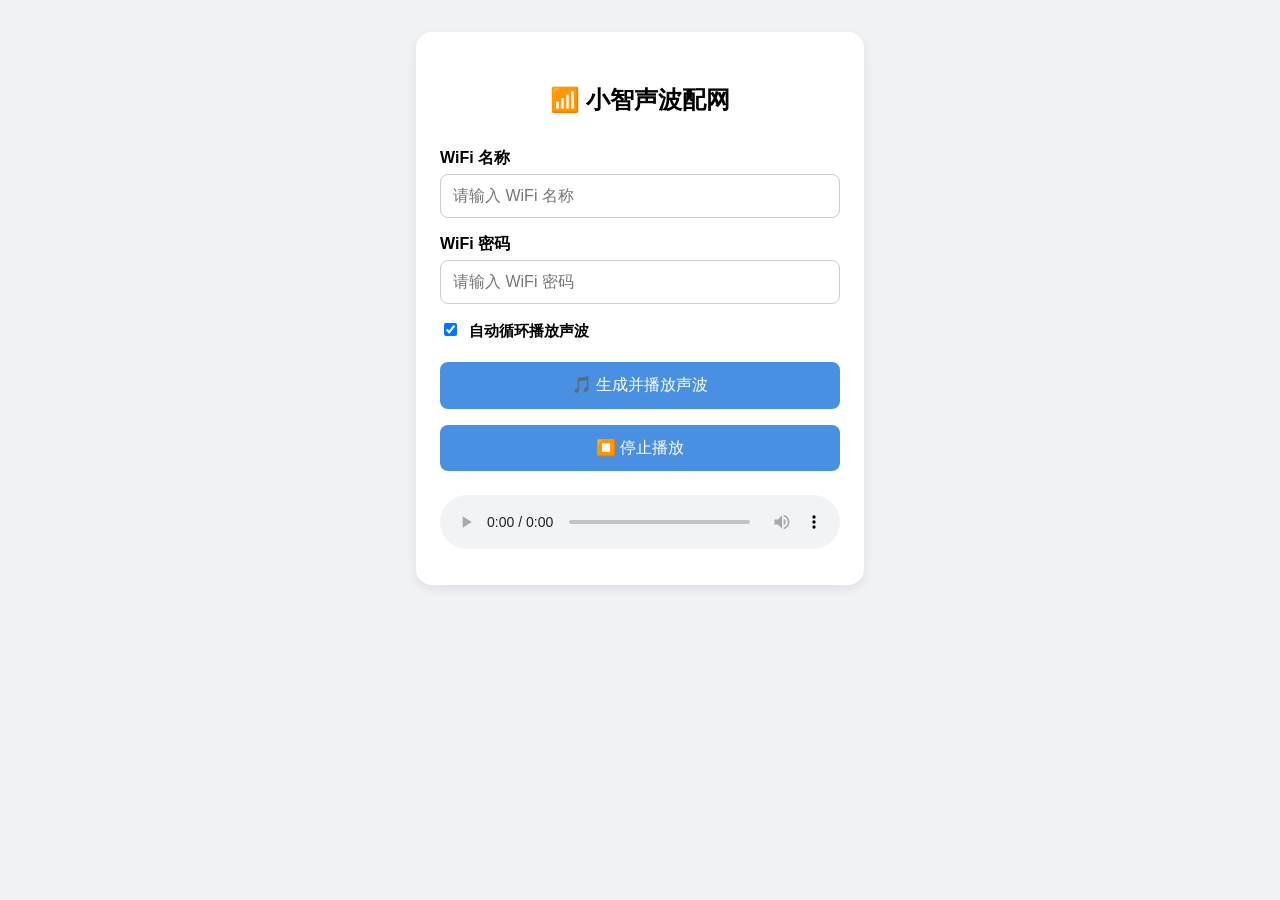
<file: xiaozhi-esp32-main/scripts/sonic_wifi_config.html>
<!DOCTYPE html>
<html lang="zh">
<head>
  <meta charset="UTF-8" />
  <title>小智声波配网</title>
  <meta name="viewport" content="width=device-width, initial-scale=1.0" />
  <style>
    body {
      font-family: "Segoe UI", "PingFang SC", sans-serif;
      background: #f0f2f5;
      margin: 0;
      padding: 2rem 1rem;
      display: flex;
      justify-content: center;
    }
    .card {
      background: #fff;
      padding: 2rem 1.5rem;
      border-radius: 16px;
      box-shadow: 0 4px 12px rgba(0, 0, 0, 0.08);
      max-width: 400px;
      width: 100%;
    }
    h2 {
      text-align: center;
      margin-bottom: 2rem;
    }
    label {
      font-weight: bold;
      display: block;
      margin: 1rem 0 0.3rem;
    }
    input[type="text"],
    input[type="password"] {
      width: 100%;
      padding: 0.75rem;
      font-size: 1rem;
      border-radius: 8px;
      border: 1px solid #ccc;
      box-sizing: border-box;
    }
    input[type="checkbox"] {
      margin-right: 0.5rem;
    }
    .checkbox-container {
      margin-top: 1rem;
      font-size: 0.95rem;
    }
    button {
      width: 100%;
      margin-top: 1rem;
      padding: 0.8rem;
      font-size: 1rem;
      border: none;
      border-radius: 8px;
      background-color: #4a90e2;
      color: #fff;
      cursor: pointer;
      transition: background-color 0.2s;
    }
    button:hover {
      background-color: #357ab8;
    }
    button:active {
      background-color: #2f6ea2;
    }
    audio {
      margin-top: 1.5rem;
      width: 100%;
      outline: none;
    }
  </style>
</head>
<body>
  <div class="card">
    <h2>📶 小智声波配网</h2>
    <label for="ssid">WiFi 名称</label>
    <input id="ssid" type="text" value="" placeholder="请输入 WiFi 名称" />

    <label for="pwd">WiFi 密码</label>
    <input id="pwd" type="password" value="" placeholder="请输入 WiFi 密码" />

    <div class="checkbox-container">
      <label><input type="checkbox" id="loopCheck" checked /> 自动循环播放声波</label>
    </div>

    <button onclick="generate()">🎵 生成并播放声波</button>
    <button onclick="stopPlay()">⏹️ 停止播放</button>
    <audio id="player" controls></audio>
  </div>

  <script>
    const MARK = 1800;
    const SPACE = 1500;
    const SAMPLE_RATE = 44100;
    const BIT_RATE = 100;
    const START_BYTES = [0x01, 0x02];
    const END_BYTES = [0x03, 0x04];
    let loopTimer = null;

    function checksum(data) {
      return data.reduce((sum, b) => (sum + b) & 0xff, 0);
    }

    function toBits(byte) {
      const bits = [];
      for (let i = 7; i >= 0; i--) bits.push((byte >> i) & 1);
      return bits;
    }

    function afskModulate(bits) {
      const samplesPerBit = SAMPLE_RATE / BIT_RATE;
      const totalSamples = Math.floor(bits.length * samplesPerBit);
      const buffer = new Float32Array(totalSamples);
      for (let i = 0; i < bits.length; i++) {
        const freq = bits[i] ? MARK : SPACE;
        for (let j = 0; j < samplesPerBit; j++) {
          const t = (i * samplesPerBit + j) / SAMPLE_RATE;
          buffer[i * samplesPerBit + j] = Math.sin(2 * Math.PI * freq * t);
        }
      }
      return buffer;
    }

    function floatTo16BitPCM(floatSamples) {
      const buffer = new Uint8Array(floatSamples.length * 2);
      for (let i = 0; i < floatSamples.length; i++) {
        const s = Math.max(-1, Math.min(1, floatSamples[i]));
        const val = s < 0 ? s * 0x8000 : s * 0x7fff;
        buffer[i * 2] = val & 0xff;
        buffer[i * 2 + 1] = (val >> 8) & 0xff;
      }
      return buffer;
    }

    function buildWav(pcm) {
      const wavHeader = new Uint8Array(44);
      const dataLen = pcm.length;
      const fileLen = 36 + dataLen;

      const writeStr = (offset, str) => {
        for (let i = 0; i < str.length; i++) wavHeader[offset + i] = str.charCodeAt(i);
      };
      const write32 = (offset, value) => {
        wavHeader[offset] = value & 0xff;
        wavHeader[offset + 1] = (value >> 8) & 0xff;
        wavHeader[offset + 2] = (value >> 16) & 0xff;
        wavHeader[offset + 3] = (value >> 24) & 0xff;
      };
      const write16 = (offset, value) => {
        wavHeader[offset] = value & 0xff;
        wavHeader[offset + 1] = (value >> 8) & 0xff;
      };

      writeStr(0, 'RIFF');
      write32(4, fileLen);
      writeStr(8, 'WAVE');
      writeStr(12, 'fmt ');
      write32(16, 16);
      write16(20, 1);
      write16(22, 1);
      write32(24, SAMPLE_RATE);
      write32(28, SAMPLE_RATE * 2);
      write16(32, 2);
      write16(34, 16);
      writeStr(36, 'data');
      write32(40, dataLen);

      return new Blob([wavHeader, pcm], { type: 'audio/wav' });
    }

    function generate() {
      stopPlay();
      const ssid = document.getElementById('ssid').value.trim();
      const pwd = document.getElementById('pwd').value.trim();
      const dataStr = ssid + '\n' + pwd;
      const textBytes = Array.from(new TextEncoder().encode(dataStr));
      const fullBytes = [...START_BYTES, ...textBytes, checksum(textBytes), ...END_BYTES];

      let bits = [];
      fullBytes.forEach((b) => (bits = bits.concat(toBits(b))));

      const floatBuf = afskModulate(bits);
      const pcmBuf = floatTo16BitPCM(floatBuf);
      const wavBlob = buildWav(pcmBuf);

      const audio = document.getElementById('player');
      audio.src = URL.createObjectURL(wavBlob);
      audio.load();
      audio.play();

      // 修改了这里：使用 'ended' 事件来实现循环播放
      if (document.getElementById('loopCheck').checked) {
        audio.onended = function() {
          audio.currentTime = 0;  // 从头开始
          audio.play();           // 重新播放
        };
      }
    }

    function stopPlay() {
      const audio = document.getElementById('player');
      audio.pause();
      audio.onended = null;  // 清除事件监听
    }
  </script>
</body>
</html>
</file>
